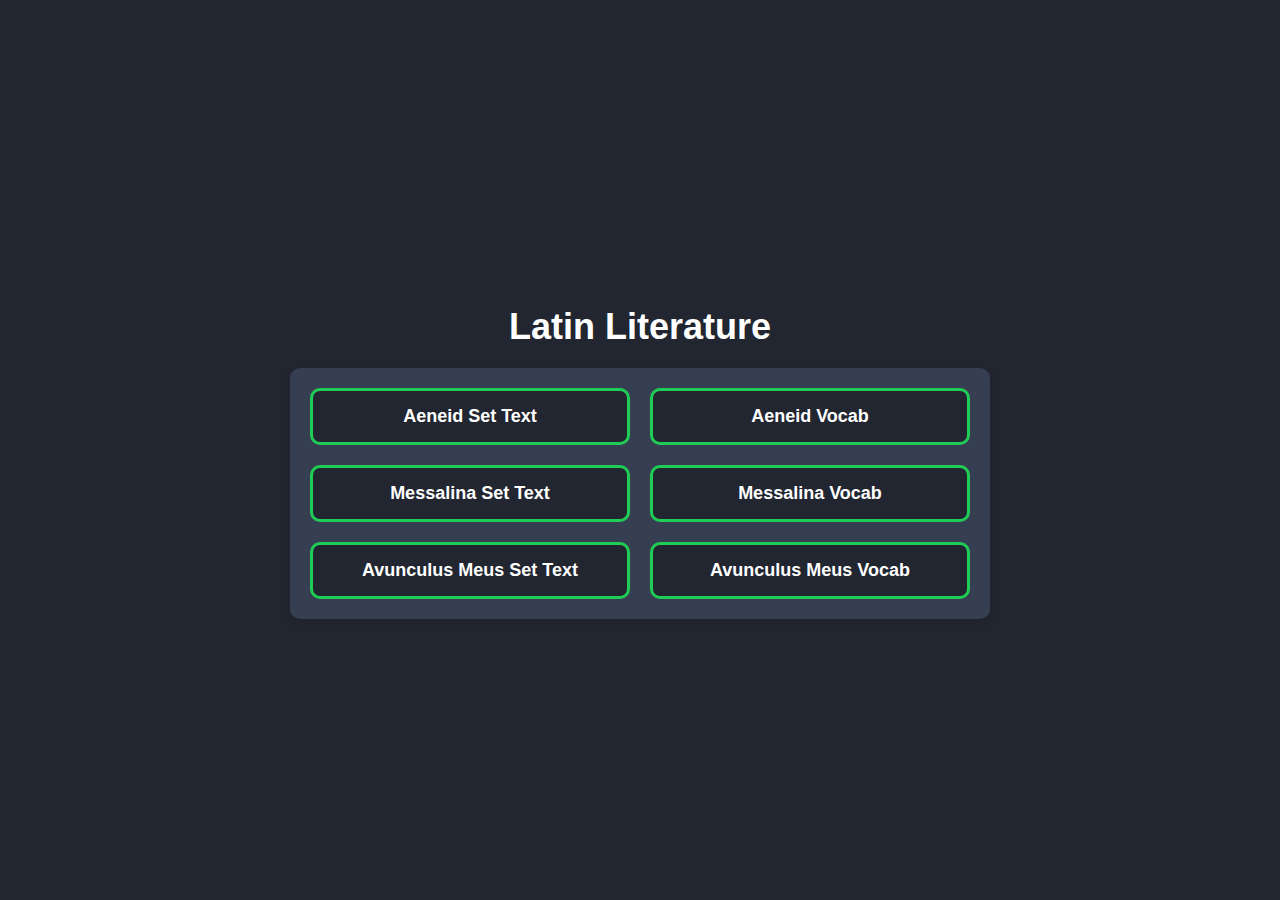
<file: index.html>
<!DOCTYPE html>
<html lang="en">
<head>
    <meta charset="UTF-8">
    <meta name="viewport" content="width=device-width, initial-scale=1.0">
    <meta http-equiv="X-UA-Compatible" content="IE=edge">
    <title>Literature</title>
    <link rel="stylesheet" href="style.css">
    <link rel="icon" type="image/jpg" href="favicon.svg">
</head>
<body>
    <div class="container">
        <header>
            <h1>Latin Literature</h1>
        </header>
        <div class="home-grid">
            <a href="aeneid.html" class="grid-item">Aeneid Set Text</a>
            <a href="avocab.html" class="grid-item">Aeneid Vocab</a>
            <a href="messalina.html" class="grid-item">Messalina Set Text</a>
            <a href="mvocab.html" class="grid-item">Messalina Vocab</a>
            <a href="pliny.html" class="grid-item">Avunculus Meus Set Text</a>
            <a href="pvocab.html" class="grid-item">Avunculus Meus Vocab</a>
        </div>
    </div>
</body>
</html>
</file>
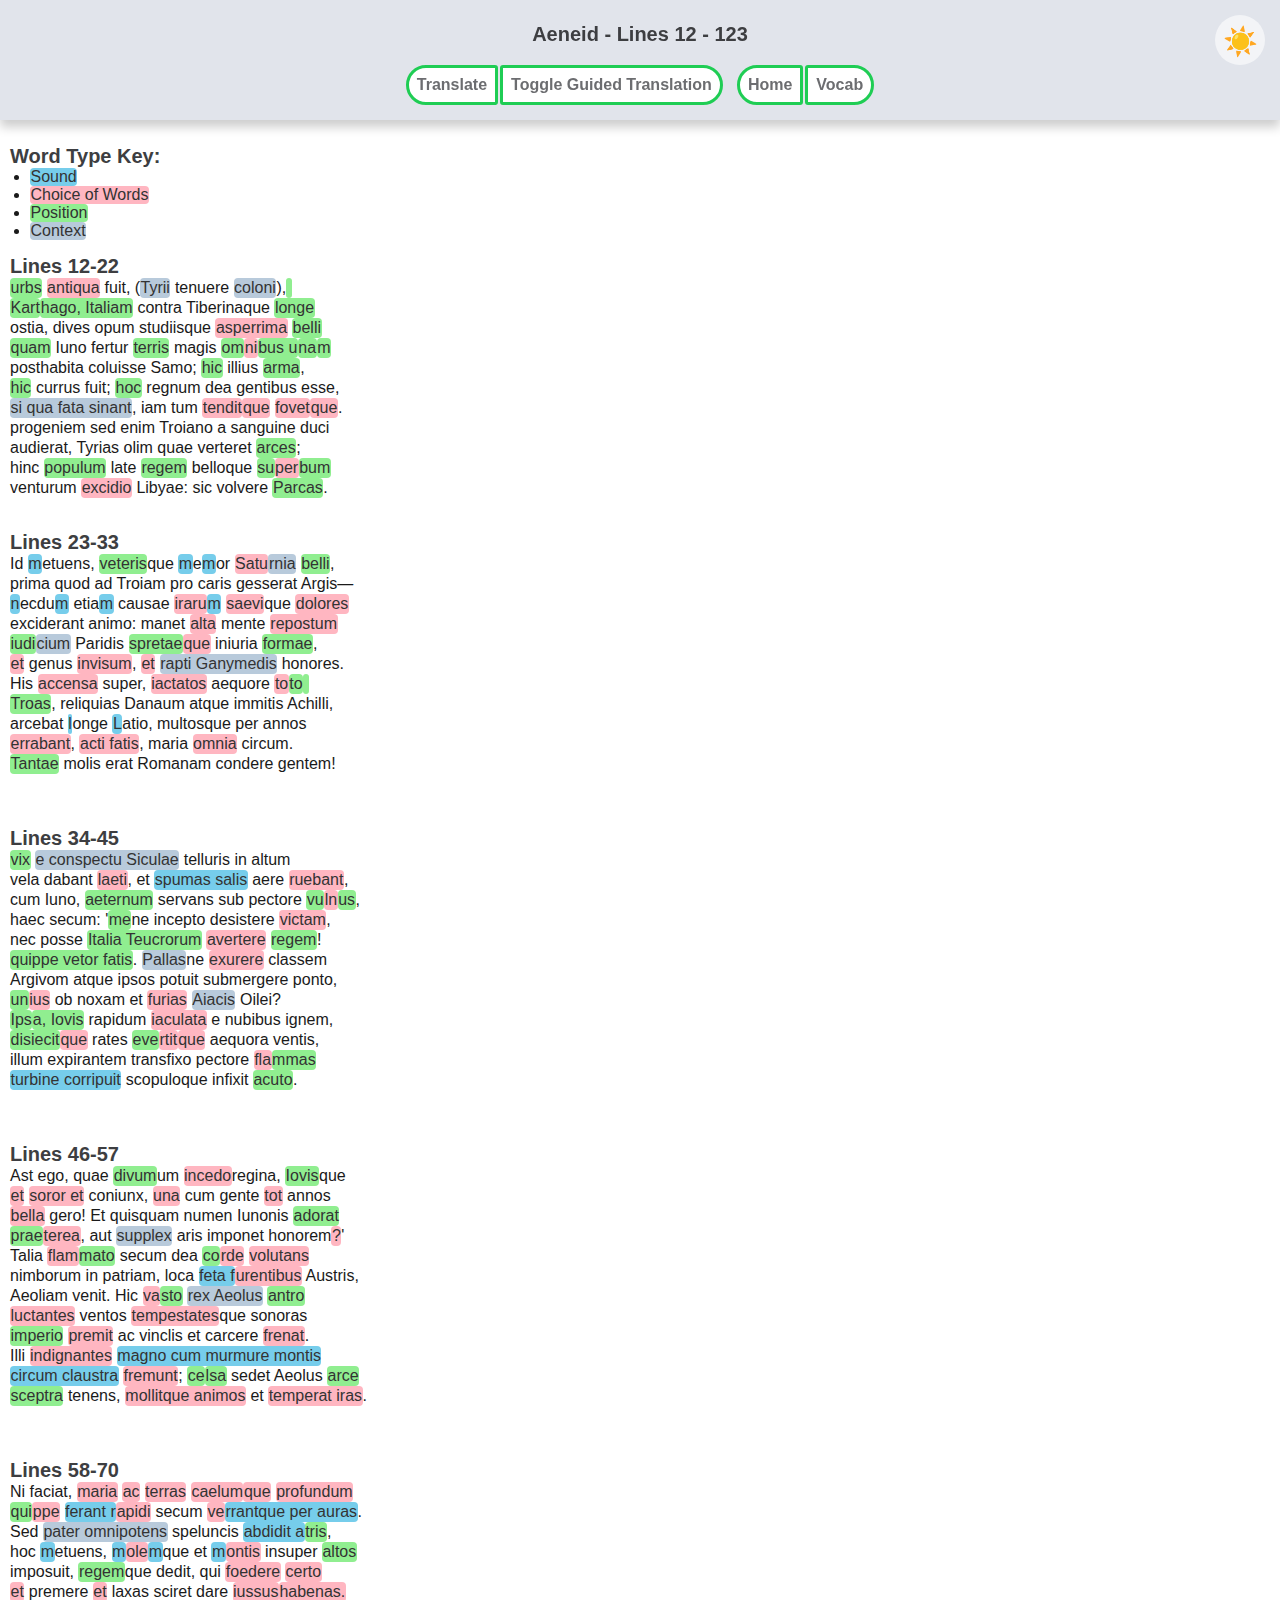
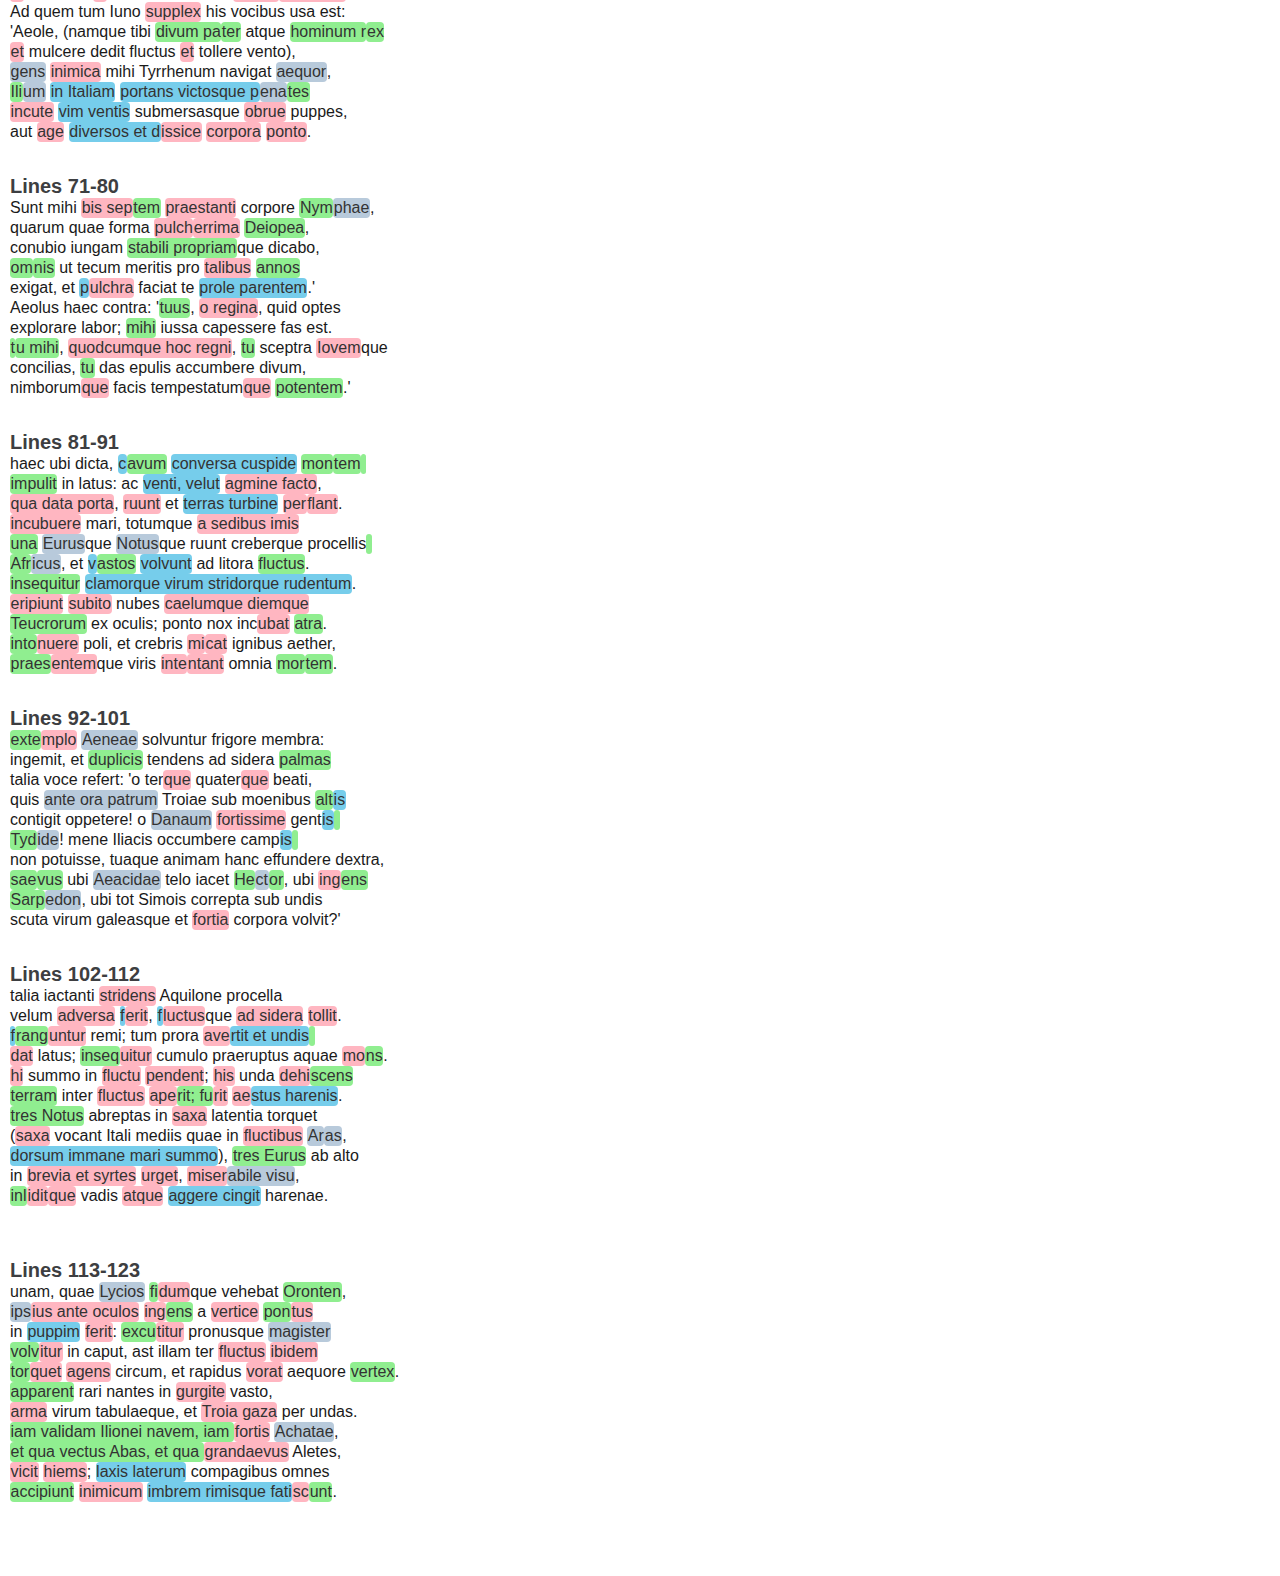
<file: aeneid.html>
<!DOCTYPE html>
<html lang="en">
<head>
    <meta charset="UTF-8">
    <meta name="viewport" content="width=device-width, initial-scale=1.0">
    <title>Aeneid</title>
    <link rel="stylesheet" href="aeneid.css">
    <script src="aeneid.js"></script>
    <link rel="icon" type="image/jpg" href="favicon.svg">
</head>
<body>
    <header>
        <h1>Aeneid - Lines 12 - 123</h1>
        <div class="pill-container">
            <button class="l-button" onclick="translateText()">Translate</button>
            <button class="r-button" onclick="toggleGuidedTranslation()">Toggle Guided Translation</button>
        </div>
        <div class="pill-container">
            <a class="l-button" href="index.html">Home</a>
            <a class="r-button" href="avocab.html">Vocab</a>
        </div>
        <button id="theme-toggle" onclick="toggleDarkMode()" aria-label="Toggle Theme">
            <span id="theme-icon" class="icon-sun"></span> <!-- Default to moon icon -->
        </button>
    </header>
  <div id="false-header">
    <h1>Aeneid - Lines 12 - 123</h1>
        <div class="pill-container">
            <button class="l-button">Translate</button>
            <button class="r-button">Toggle Guided Translation</button>
        </div>
        <div class="pill-container">
            <a class="l-button">Home</a>
            <a class="r-button">Vocab</a>
        </div>
  </div>
  
    <div id="content">
    <div id="key">
        <strong>Word Type Key:</strong><br>
        <ul>
            <li><span class="sound" title="refers to literary techniques involving how the words are pronounced">Sound</span><br></li>
            <li><span class="choice" title="refers to literary techniques involving what kinds of words are used">Choice of Words</span><br></li>
            <li><span class="position" title="refers to literary techniques involving where a word is placed">Position</span><br></li>
            <li><span class="context" title="gives explanations on characters and certain words">Context</span><br></li>
        </ul>
    </div>

    <div id="aeneid">
        <p id="latin1">
            <strong>Lines 12-22</strong><br>
            <span class="position" title="empharic positioning"><span class="translation-number">3</span>urbs</span> <span class="choice" title="important rich history"><span class="translation-number">2</span>antiqua</span> <span class="translation-number">1</span>fuit, (<span class="context" title="Carthage's inhabitants"><span class="translation-number">4</span>Tyrii</span> <span class="translation-number">6</span>tenuere <span class="context" title="Tyre"><span class="translation-number">5</span>coloni</span>),<span class="position" title="enjambment - emphasis on 'Karthago'"> </span><br>
            <span class="position" title="emphatic positioning"><span class="translation-number">7</span>Kart</span><span class="position" title="juxtaposition">hago, <span class="translation-number">9</span>Italiam</span> <span class="translation-number">8</span>contra <span class="translation-number">12</span>Tiberina<span class="translation-number">10</span>que <span class="position" title="emphatic positioning, scale of journey is more impressive"><span class="translation-number">13</span>longe</span></adverb><br>
            <span class="translation-number">11</span>ostia, <span class="translation-number">14</span>dives <span class="translation-number">15</span>opum <span class="translation-number">18</span>studiis<span class="translation-number">16</span>que <span class="choice" title="superlative"><span class="translation-number">17</span>asperrima</span> <span class="position" title="emphatic positioning"><span class="translation-number">19</span>belli</span><br>
            <span class="position" title="EWO with 'unam'"><span class="translation-number">20</span>quam</span> <span class="translation-number">22</span>Iuno <span class="translation-number">23</span>fertur <span class="position" title="EWO with 'omnibus'"><span class="translation-number">27</span>terris</span> <span class="translation-number">25</span>magis <span class="position" title="EWO with 'terris'"><span class="translation-number">26</span>om</span><span class="choice" title="strong CoW shows Carthage's importance">ni</span><span class="position" class="choice" title="juxtaposition">bus <span class="translation-number">21</span>u</span><span class="position" title="EWO with 'quam'">na</span><span class="position" title="emphatic positioning - makes 'magis' stand out">m</span><br>
            <span class="translation-number">29</span>posthabita <span class="translation-number">24</span>coluisse <span class="translation-number">28</span>Samo; <span class="position" title="1 anaphora + tricolon"><span class="translation-number">1</span>hic</span> <span class="translation-number">4</span>illius <span class="position" title="emphatic positioning"><span class="translation-number">3</span>arma</span>,<br>
            <span class="position" title="2 anaphora + tricolon"><span class="translation-number">5</span>hic</span> <span class="translation-number">6</span>currus <span class="translation-number">2</span>fuit; <span class="position" title="3 anaphora + tricolon"><span class="translation-number">8</span>hoc</span> <span class="translation-number">10</span>regnum <span class="translation-number">3</span>dea <span class="translation-number">11</span>gentibus <span class="translation-number">9</span>esse,<br>
            <span class="context" title="3 old women who control the futere - Clotho, Lachesis, Atrope"><span class="translation-number">12</span>si <span class="translation-number">15</span>qua <span class="translation-number">13</span>fata <span class="translation-number">14</span>sinant</span>, <span class="translation-number">1</span>iam <span class="translation-number">2</span>tum <span class="choice" title="tautology"><span class="translation-number">5</span>tendit</span><span class="choice" title="polysyndeton"><span class="translation-number">4</span>que</span> <span class="choice" title="tautology"><span class="translation-number">7</span>fovet</span><span class="choice" title="polysyndeton"><span class="translation-number">6</span>que</span>.<br>
            <span class="translation-number">4</span>progeniem <span class="translation-number">1</span>sed <span class="translation-number">2</span>enim <span class="translation-number">7</span>Troiano <span class="translation-number">6</span>a <span class="translation-number">8</span>sanguine <span class="translation-number">5</span>duci<br>
            <span class="translation-number">3</span>audierat, <span class="translation-number">11</span>Tyrias <span class="translation-number">13</span>olim <span class="translation-number">9</span>quae <span class="translation-number">10</span>verteret <span class="position" title="emphatic positioning"><span class="translation-number">12</span>arces</span>;<br>
            <span class="translation-number">1</span>hinc <span class="position" title="EWO with 'regem' and 'superbum'"><span class="translation-number">2</span>populum</span> <span class="translation-number">5</span>late <span class="position" title="EWO with 'populum' and 'superbum'"><span class="translation-number">4</span>regem</span> <span class="translation-number">8</span>bello<span class="translation-number">6</span>que <span class="position" title="EWO with 'populum' and 'regem'"><span class="translation-number">7</span>su</span><span class="choice" title="powerful CoW">per</span><span class="position" title="emphatic positioning">bum</span><br>
            <span class="translation-number">3</span>venturum <span class="choice" title="strong CoW"><span class="translation-number">9</span>excidio</span> <span class="translation-number">10</span>Libyae: <span class="translation-number">1</span>sic <span class="translation-number">3</span>volvere <span class="position" title="emphatic positioning"><span class="translation-number">2</span>Parcas</span>.
        </p>
        <p id="latin2">
            <strong>Lines 23-33</strong><br>
            <span class="translation-number">3</span>Id <span class="translation-number">2</span><span class="sound" title="m assonance is solemn/sad">m</span>etuens, <span class="position" title="EWO with 'belli' - strength of memories surrounding Juno"><span class="translation-number">6</span>veteris</span><span class="translation-number">4</span>que <span class="translation-number">5</span><span class="sound" title="m assonance is solemn/sad">m</span>e<span class="sound" title="m assonance is solemn/sad">m</span>or <span class="choice" title="Juno seems more important"><span class="translation-number">1</span>Satu</span><span class="context" title="Saturn = Cronos">rnia</span> <span class="position" title="EWO with 'veteris' - strength of memories surrounding Juno"><span class="translation-number">7</span>belli</span>,<br>
            <span class="translation-number">9</span>prima <span class="translation-number">8</span>quod <span class="translation-number">11</span>ad <span class="translation-number">12</span>Troiam <span class="translation-number">13</span>pro <span class="translation-number">14</span>caris <span class="translation-number">10</span>gesserat <span class="translation-number">15</span>Argis—<br>
            <span class="translation-number">7</span><span class="sound" title="m assonance is solemn/sad">n</span>ecdu<span class="sound" title="m assonance is solemn/sad">m</span> <span class="translation-number">1</span>etia<span class="sound" title="m assonance is solemn/sad">m</span> <span class="translation-number">2</span>causae <span class="choice" title="plural - many angers/pains"><span class="translation-number">3</span>iraru</span><span class="sound" title="m assonance is solemn/sad">m</span> <span class="choice" title="plural - many angers/pains"><span class="translation-number">5</span>saevi</span><span class="translation-number">4</span>que <span class="choice" title="plural - many angers/pains"><span class="translation-number">6</span>dolores</span><br>
            <span class="translation-number">8</span>exciderant <span class="translation-number">9</span>animo: <span class="translation-number">14</span>manet <span class="choice" title="longlasting, deep/intense hatred"><span class="translation-number">16</span>alta</span> <span class="translation-number">17</span>mente <span class="choice" title="metaphor"><span class="translation-number">15</span>repostum</span><br>
            <span class="position" title="emphatic positioning"><span class="translation-number">1</span>iudi</span><span class="context" title="Paris didn't choose her as the most beautiful goddess">cium</span> <span class="translation-number">2</span>Paridis <span class="position" title="EWO with 'formae'"><span class="translation-number">5</span>spretae</span><span class="translation-number">3</span><span class="choice" title="polysyndeton">que</span> <span class="translation-number">4</span>iniuria <span class="position" title="EWO with 'spretae'"><span class="translation-number">6</span>formae</span>,<br>
            <span class="choice" title="polysyndeton"><span class="translation-number">7</span>et</span> <span class="translation-number">9</span>genus <span class="choice" title="strong CoW"><span class="translation-number">8</span>invisum</span>, <span class="choice" title="polysyndeton"><span class="translation-number">10</span>et</span> <span class="context" title="one of Jupiter's affairs + a Trojan prince"><span class="translation-number">12</span>rapti <span class="translation-number">13</span>Ganymedis</span> <span class="translation-number">11</span>honores.<br>
            <span class="translation-number">2</span>His <span class="choice" title="metaphor of fire - anger, destruction, burning"><span class="translation-number">1</span>accensa</span> <span class="translation-number">3</span>super, <span class="choice" title="lack of control - danger"><span class="translation-number">6</span>iactatos</span> <span class="translation-number">8</span>aequore <span class="choice" title="hyperbole"><span class="translation-number">7</span>to</span><span class="position" title="emphatic positioning">to</span><span class="position" title="enjambment"> </span><br>
            <span class="position" title="emphatic positioning"><span class="translation-number">5</span>Troas</span>, <span class="translation-number">9</span>reliquias <span class="translation-number">10</span>Danaum <span class="translation-number">11</span>atque <span class="translation-number">12</span>immitis <span class="translation-number">13</span>Achilli,<br>
            <span class="translation-number">4</span>arcebat <span class="translation-number">14</span><span class="sound" title="alliteration - sympathy for Trojans">l</span>onge <span class="translation-number">15</span><span class="sound" title="alliteration - sympathy for Trojans">L</span>atio, <span class="translation-number">18</span>multos<span class="translation-number">16</span>que <span class="translation-number">17</span>per <span class="translation-number">19</span>annos<br>
            <span class="choice" title="no destination, no purpose"><span class="translation-number">20</span>errabant</span>, <span class="choice" title="not in control"><span class="translation-number">21</span>acti <span class="translation-number">22</span>fatis</span>, <span class="translation-number">25</span>maria <span class="choice" title="hyperbole"><span class="translation-number">24</span>omnia</span> <span class="translation-number">23</span>circum.<br>
            <span class="position" title="emphatic positioning"><span class="translation-number">2</span>Tantae</span> <span class="translation-number">3</span>molis <span class="translation-number">1</span>erat <span class="translation-number">5</span>Romanam <span class="translation-number">4</span>condere <span class="translation-number">6</span>gentem!
        </p>
        <p id="latin3">
            <strong>Lines 34-45</strong><br>
            <span class="position" title="emphatic positioning - sympathy for Trojans"><span class="translation-number">1</span>vix</span> <span class="context" title="only just left Sicily"><span class="translation-number">2</span>e <span class="translation-number">3</span>conspectu <span class="translation-number">5</span>Siculae</span> <span class="translation-number">4</span>telluris <span class="translation-number">8</span>in <span class="translation-number">9</span>altum<br>
            <span class="translation-number">6</span>vela dabant <span class="choice" title="nearly arrived - contrast with Juno and future suffering"><span class="translation-number">7</span>laeti</span>, <span class="translation-number">10</span>et <span class="sound" title="sibilance - showing sea from rushing"><span class="translation-number">12</span>spumas <span class="translation-number">13</span>salis</span> <span class="translation-number">14</span>aere <span class="choice" title="going very quickly because they are nearly there"><span class="translation-number">11</span>ruebant</span>,<br>
            <span class="translation-number">15</span>cum <span class="translation-number">16</span>Iuno, <span class="position" title="EWO with 'vulnus' - wound surrounds and overwhelms everything"><span class="translation-number">18</span>aeternum</span> <span class="translation-number">17</span>servans <span class="translation-number">20</span>sub <span class="translation-number">21</span>pectore <span class="position" title="EWO with 'aeternum' - wound surrounds and overwhelms everything"><span class="translation-number">19</span>vu</span><span class="choice" title="metaphor - her emotional pain seems worse">ln</span><span class="position" title="emphatic positioning">us</span>,<br>
            <span class="translation-number">22</span>haec <span class="translation-number">23</span>secum: '<span class="position" title="emphatic positioning - shows Juno's focus on herself"><span class="translation-number">2</span>me</span><span class="translation-number">1</span>ne <span class="translation-number">5</span>incepto <span class="translation-number">4</span>desistere <span class="choice" title="hyperbole"><span class="translation-number">3</span>victam</span>,<br>
            <span class="translation-number">6</span>nec <span class="translation-number">7</span>posse <span class="position" title="juxtaposition - closeness of Trojans to Italy shown"><span class="translation-number">11</span>Italia <span class="translation-number">10</span>Teucrorum</span> <span class="choice" title="polyptoton with 'evertit'"><span class="translation-number">8</span>avertere</span> <span class="position" title="emphatic positioning - focuses on Aeneas personally"><span class="translation-number">9</span>regem</span>!<br>
            <span class="position" title="short sentence - definite"><span class="translation-number">1</span>quippe <span class="translation-number">2</span>vetor <span class="translation-number">3</span>fatis</span>. <span class="context" title="Athena"><span class="translation-number">2</span>Pallas</span><span class="translation-number">1</span>ne <span class="choice" title="burn up - total destruction"><span class="translation-number">4</span>exurere</span> <span class="translation-number">5</span>classem<br>
            <span class="translation-number">6</span>Argivom <span class="translation-number">7</span>atque <span class="translation-number">9</span>ipsos <span class="translation-number">3</span>potuit <span class="translation-number">8</span>submergere <span class="translation-number">10</span>ponto,<br>
            <span class="position" title="emphatic positioning"><span class="translation-number">13</span>un</span><span class="choice" title="whole, given extra">ius</span> <span class="translation-number">11</span>ob <span class="translation-number">12</span>noxam <span class="translation-number">14</span>et <span class="choice" title="plural - makes crimes worse"><span class="translation-number">15</span>furias</span> <span class="context" title="Ajax"><span class="translation-number">16</span>Aiacis</span> <span class="translation-number">17</span>Oilei?<br>
            <span class="position" title="emphatic positioning"><span class="translation-number">1</span>Ips</span><span class="position" title="juxtaposition - Athena has Jupiter's permission">a, <span class="translation-number">5</span>Iovis</span> <span class="translation-number">3</span>rapidum <span class="choice" title="aggressive CoW"><span class="translation-number">2</span>iaculata</span> <span class="translation-number">6</span>e <span class="translation-number">7</span>nubibus <span class="translation-number">4</span>ignem,<br>
            <span class="position" title="position of verb emphasises actions' speed and decisiveness"><span class="translation-number">9</span>disiecit</span><span class="choice" title="polysyndeton - lots of different actions"><span class="translation-number">8</span>que</span> <span class="translation-number">10</span>rates <span class="position" title="position of verb emphasises actions' speed and decisiveness"><span class="translation-number">12</span>eve</span><span class="choice" title="polyptoton with 'avertere'">rtit</span><span class="choice" title="polysyndeton - lots of different actions"><span class="translation-number">11</span>que</span> <span class="translation-number">13</span>aequora <span class="translation-number">14</span>ventis,<br>
            <span class="translation-number">1</span>illum <span class="translation-number">2</span>expirantem <span class="translation-number">4</span>transfixo <span class="translation-number">5</span>pectore <span class="choice" title="dramatic CoW"><span class="translation-number">3</span>fla</span><span class="position" title="emphatic positioning">mmas</span><br>
            <span class="sound" title="harsh 'c', 'r', and 't' sounds"><span class="translation-number">11</span>turbine <span class="translation-number">6</span>corripuit</span> <span class="translation-number">11</span>scopulo<span class="translation-number">8</span>que <span class="translation-number">9</span>infixit <span class="position" title="emphatic positioning"><span class="translation-number">10</span>acuto</span>.
        </p>
        <p id="latin4">
            <strong>Lines 46-57</strong><br>
            <span class="translation-number">1</span>Ast <span class="translation-number">2</span>ego, <span class="translation-number">3</span>quae <span class="position" title="emphatic positioning adds to Juno's power"><span class="translation-number">6</span>divum</span>um</a> <span class="choice" title="CoW - grandeur"><span class="translation-number">4</span>incedo</span><span class="translation-number">5</span>regina, <span class="position" title="emphatic positioning - Jupiter at end gives him importance"><span class="translation-number">12</span>Iovis</span><span class="translation-number">7</span>que<br>
            <span class="choice" title="polysyndeton - lots of connections to Jupiter"><span class="translation-number">8</span>et</span> <span class="choice" title="polysyndeton - lots of connections to Jupiter"><span class="translation-number">9</span>soror <span class="translation-number">10</span>et</span> <span class="translation-number">11</span>coniunx, <span class="choice" title="contrast with 'tot'"><span class="translation-number">18</span>una</span> <span class="translation-number">17</span>cum <span class="translation-number">19</span>gente <span class="choice" title="contrast with 'una'"><span class="translation-number">15</span>tot</span> <span class="translation-number">16</span>annos<br>
            <span class="choice" title="plural - contrast with one race"><span class="translation-number">14</span>bella</span> <span class="translation-number">13</span>gero! <span class="translation-number">20</span>Et <span class="translation-number">21</span>quisquam <span class="translation-number">23</span>numen <span class="translation-number">24</span>Iunonis <span class="position" title="emphatic positioning"><span class="translation-number">22</span>adorat</span><br>
            <span class="position" title="emphatic positioning"><span class="translation-number">25</span>prae</span><span class="choice" title="looking for pity">terea</span>, <span class="translation-number">26</span>aut <span class="context" title="supplication - begging for help"><span class="translation-number">27</span>supplex</span> <span class="translation-number">30</span>aris <span class="translation-number">28</span>imponet <span class="translation-number">29</span>honorem<span class="choice" title="rhetorical question">?</span>'<br>
            <span class="translation-number">3</span>Talia <span class="choice" title="metaphor of fire imagery = destructive"><span class="translation-number">5</span>flam</span><span class="position" title="EWO with 'corde' - Juno is surrounded">mato</span> <span class="translation-number">4</span>secum <span class="translation-number">1</span>dea <span class="position" title="EWO with 'flammato' - Juno is surrounded"><span class="translation-number">6</span>co</span><span class="choice" title="this is important to her">rde</span> <span class="choice" title="turning over implies thinking for a long time - obsessive"><span class="translation-number">2</span>volutans</span><br>
            <span class="translation-number">10</span>nimborum <span class="translation-number">8</span>in <span class="translation-number">9</span>patriam, <span class="translation-number">12</span>loca <span class="sound" title="fricative"><span class="translation-number">13</span>feta <span class="translation-number">14</span>f</span><span class="choice" title="powerful CoW">urentibus</span> <span class="translation-number">15</span>Austris,<br>
            <span class="translation-number">11</span>Aeoliam <span class="translation-number">7</span>venit. <span class="translation-number">1</span>Hic <span class="choice" title="big cave because of many winds"><span class="translation-number">11</span>va</span><span class="position" title="EWO with 'antro' - Aeolus in command">sto</span> <span class="context" title="god/king of the winds"><span class="translation-number">2</span>rex <span class="translation-number">3</span>Aeolus</span> <span class="position" title="EWO with 'vasto' - Aeolus in command"><span class="translation-number">12</span>antro</span><br>
            <span class="choice" title="powerful CoW"><span class="translation-number">6</span>luctantes</span> <span class="translation-number">7</span>ventos <span class="choice" title="powerful CoW"><span class="translation-number">10</span>tempestates</span><span class="translation-number">8</span>que <span class="translation-number">9</span>sonoras<br>
            <span class="position" title="emphatic positioning"><span class="translation-number">4</span>imperio</span> <span class="choice" title="almost same meaning as 'frenat' - shows strength of actions"><span class="translation-number">5</span>premit</span> <span class="translation-number">13</span>ac <span class="translation-number">15</span>vinclis <span class="translation-number">16</span>et <span class="translation-number">17</span>carcere <span class="choice" title="almost same meaning as 'premit' - shows strength of actions"><span class="translation-number">14</span>frenat</span>.<br>
            <span class="translation-number">1</span>Illi <span class="choice" title="powerful CoW"><span class="translation-number">2</span>indignantes</span> <span class="sound" title="m assonance - grandeur and solemnity of mountains"><span class="translation-number">7</span>magno <span class="translation-number">6</span>cum <span class="translation-number">8</span>murmure <span class="translation-number">9</span>montis</span><br>
            <span class="sound" title="harsh 'c' sounds - showing effort of winds to get free"><span class="translation-number">4</span>circum <span class="translation-number">5</span>claustra</span> <span class="choice" title="powerful CoW"><span class="translation-number">3</span>fremunt</span>; <span class="position" title="emphatic positioning"><span class="translation-number">3</span>ce</span><span class="position" title="EWO with 'arce' - Aeolus is in command">lsa</span> <span class="translation-number">2</span>sedet <span class="translation-number">1</span>Aeolus <span class="position" title="EWO with 'celsa' - Aeolus is in command"><span class="translation-number">4</span>arce</span><br>
            <span class="position" title="emphatic positioning"><span class="translation-number">6</span>sceptra</span> <span class="translation-number">5</span>tenens, <span class="choice" title="same meaning as 'temperat iras' - powerful plural adds to this"><span class="translation-number">8</span>mollit<span class="translation-number">(7)</span>que <span class="translation-number">9</span>animos</span> <span class="translation-number">10</span>et <span class="choice" title="same meaning as 'mollitque animos' - powerful plural adds to this"><span class="translation-number">11</span>temperat <span class="translation-number">12</span>iras</span>.
        </p>
        <p id="latin5">
            <strong>Lines 58-70</strong><br>
            <span class="translation-number">1</span>Ni <span class="translation-number">2</span>faciat, <span class="choice" title="tricolon with 'terras' and  'caelum' crescens - totality of destruction"><span class="translation-number">7</span>maria</span> <span class="choice" title="polysyndeton - lots of things"><span class="translation-number">(8)</span>ac</span> <span class="choice" title="tricolon with 'maria' and  'caelum' crescens - totality of destruction"><span class="translation-number">9</span>terras</span> <span class="choice" title="tricolon with 'maria' and  'terras' crescens - totality of destruction"><span class="translation-number">12</span>caelum</span><span class="choice" title="polysyndeton - lots of things"><span class="translation-number">10</span>que</span> <span class="choice" title="scale of destruction"><span class="translation-number">11</span>profundum</span><br>
            <span class="position" title="emphatic positioning"><span class="translation-number">3</span>qui</span><span class="choice" title="destruction is certain">ppe</span> <span class="sound" title="r assonance - destructive power of winds"><span class="translation-number">4</span>ferant <span class="translation-number">5</span>r</span><span class="choice" title="speed">apidi</span> <span class="translation-number">6</span>secum <span class="translation-number">14</span><span class="choice" title="negative connotations - disregards power">ve</span><span class="sound" title="r assonace - destructive power of winds">rrant<span class="translation-number">13</span>que <span class="translation-number">15</span>per <span class="translation-number">16</span>auras</span>.<br>
            <span class="translation-number">1</span>Sed <span class="context" title="Jupiter"><span class="translation-number">3</span>pater <span class="translation-number">2</span>omnipotens</span> <span class="translation-number">8</span>speluncis <span class="sound" title="a assonance - calls attention to Jupiter's actions and power"><span class="translation-number">6</span>abdidit <span class="translation-number">7</span>a</span><span class="position" title="emphatic positioning - strength of containments">tris</span>,<br>
            <span class="translation-number">5</span>hoc <span class="translation-number">4</span><span class="sound" title="m assonance - solemn and grand tone highlights size of mountain">m</span>etuens, <span class="translation-number">1</span><span class="sound" title="m assonance - solemn and grand tone highlights size of mountain">m</span><span class="choice" title="handiadus with 'montis' - makes mountain seem more massive and impressive">ole</span><span class="sound" title="m assonance - solemn and grand tone highlights size of mountain">m</span><span class="translation-number">(9)</span>que <span class="translation-number">12</span>et <span class="translation-number">14</span><span class="sound" title="m assonance - solemn and grand tone highlights size of mountain">m</span><span class="choice" title="handiadus with 'molem' - makes mountain seem more massive and impressive">ontis</span> <span class="translation-number">15</span>insuper <span class="position" title="emphatic positioning - strength of containments"><span class="translation-number">13</span>altos</span><br>
            <span class="translation-number">10</span>imposuit, <span class="position" title="emphatic positioning"><span class="translation-number">18</span>regem</span><span class="translation-number">16</span>que <span class="translation-number">17</span>dedit, <span class="translation-number">19</span>qui <span class="choice" title="close to Jupiter as they have agreed together"><span class="translation-number">21</span>foedere</span> <span class="choice" title="contrast with winds - order as opposed to chaos"><span class="translation-number">20</span>certo</span><br>
            <span class="choice" title="polysyndeton"><span class="translation-number">23</span>et</span> <span class="translation-number">24</span>premere <span class="choice" title="polysyndeton"><span class="translation-number">25</span>et</span> <span class="translation-number">27</span>laxas <span class="translation-number">22</span>sciret <span class="translation-number">26</span>dare <span class="choice" title="order as opposed to chaos"><span class="translation-number">29</span>iussus</span><span class="choice" title="horses - fast but under control"><span class="translation-number">28</span>habenas.</span><br>
            <span class="translation-number">1</span>Ad <span class="translation-number">2</span>quem <span class="translation-number">3</span>tum <span class="translation-number">4</span>Iuno <span class="choice" title="puts Juno in a humble position - acknowledging Aeolus's power"><span class="translation-number">5</span>supplex</span> <span class="translation-number">7</span>his <span class="translation-number">8</span>vocibus <span class="translation-number">6</span>usa est:<br>
            '<span class="translation-number">1</span>Aeole, (<span class="translation-number">2</span>namque <span class="translation-number">3</span>tibi <span class="position" title="balanced phrasing with 'hominum rex'"><span class="translation-number">5</span>divum <span class="translation-number">4</span>pa</span><span class="position" title="emphatic positioning">ter</span> <span class="translation-number">6</span>atque <span class="position" title="balanced phrasing with 'divum pater'"><span class="translation-number">8</span>hominum <span class="translation-number">7</span>r</span><span class="position" title="emphatic positioning">ex</span><br>
            <span class="choice" title="polysyndeton emphasising Aeolus's power"><span class="translation-number">10</span>et</span> <span class="translation-number">11</span>mulcere <span class="translation-number">9</span>dedit <span class="translation-number">12</span>fluctus <span class="choice" title="polysyndeton emphasising Aeolus's power"><span class="translation-number">13</span>et</span> <span class="translation-number">14</span>tollere <span class="translation-number">15</span>vento),<br>
            <span class="context" title="Trojans"><span class="translation-number">16</span>gens</span> <span class="choice" title="hostile - portrays them as antagonists"><span class="translation-number">17</span>inimica</span> <span class="translation-number">18</span>mihi <span class="translation-number">20</span>Tyrrhenum <span class="translation-number">19</span>navigat <span class="context" title="close to Italy"><span class="translation-number">21</span>aequor</span>,<br>
            <span class="position" title="emphatic positioning closely links Troy and Italy - invasion"><span class="translation-number">23</span>Ili</span><span class="context" title="Troy">um</span> <span class="sound" title="i assonance emphasises link between Troy and Italy - invasion"><span class="translation-number">27</span>in <span class="translation-number">28</span>Italiam</span> <span class="sound" title="plosives - Juno's anger"><span class="translation-number">22</span>portans <span class="translation-number">25</span>victos<span class="translation-number">14</span>que <span class="translation-number">26</span>p</span><span class="context" title="if the household gods survive then Troy has survived">ena</span><span class="position" title="emphatic positioning">tes</span><br>
            <span class="choice" title="orders - control of Juno - decisiveness and hatred"><span class="translation-number">1</span>incute</span> <span class="sound" title="v alliteration"><span class="translation-number">2</span>vim <span class="translation-number">3</span>ventis</span> <span class="translation-number">6</span>submersas<span class="translation-number">4</span>que <span class="choice" title="sinking is not enough"><span class="translation-number">5</span>obrue</span> <span class="translation-number">7</span>puppes,<br>
            <span class="translation-number">8</span>aut <span class="choice" title="list with 'dissice' - breadth of anger"><span class="translation-number">9</span>age</span> <span class="sound" title="d assonance - chaos"><span class="translation-number">10</span>diversos <span class="translation-number">11</span>et <span class="translation-number">12</span>d</span><span class="choice" title="list with 'age' - breadth of anger">issice</span> <span class="choice" title="death CoW"><span class="translation-number">13</span>corpora</span> <span class="choice" title="murder and death + death of Troy"><span class="translation-number">14</span>ponto</span>.
        </p>
        <p id="latin6">
            <strong>Lines 71-80</strong><br>
            <span class="translation-number">1</span>Sunt <span class="translation-number">2</span>mihi <span class="choice" title="grandeur - number of nymphs"><span class="translation-number">3</span>bis <span class="translation-number">4</span>sep</span><span class="position" title="EWO with 'Nymphae' makes 'outstanding body' stand out">tem</span> <span class="choice" title="implies more beauty than others"><span class="translation-number">6</span>praestanti</span> <span class="translation-number">7</span>corpore <span class="position" title="EWO with 'septem' makes 'outstanding body' stand out"><span class="translation-number">5</span>Nym</span><span class="context" title="minor goddesses, associated with nature">phae</span>,<br>
            <span class="translation-number">8</span>quarum <span class="translation-number">9</span>quae <span class="translation-number">13</span>forma <span class="choice" title="polyptoton with 'pulchra'"><span class="translation-number">10</span>pulch</span><span class="choice" title="superlative">errima</span> <span class="position" title="emphatic positioning"><span class="translation-number">12</span>Deiopea</span>,<br>
            <span class="translation-number">15</span>conubio <span class="translation-number">13</span>iungam <span class="position" title="juxtaposition - enduring stability of marriage"><span class="translation-number">14</span>stabili <span class="translation-number">18</span>propriam</span><span class="translation-number">16</span>que <span class="translation-number">17</span>dicabo,<br>
            <span class="position" title="emphatic positioning"><span class="translation-number">23</span>om</span><span class="position" title="EWO with 'annos' - marriage will last forever">nis</span> <span class="translation-number">27</span>ut <span class="translation-number">26</span>tecum <span class="translation-number">22</span>meritis <span class="translation-number">20</span>pro <span class="choice" title="intensifier"><span class="translation-number">21</span>talibus</span> <span class="position" title="EWO with 'omnes' - marriage will last forever"><span class="translation-number">25</span>annos</span><br>
            <span class="translation-number">23</span>exigat, <span class="translation-number">27</span>et <span class="sound" title="plosives make argument more convincing"><span class="translation-number">31</span>p</span><span class="choice" title="polyptoton with 'pulcherrima'">ulchra</span> <span class="translation-number">28</span>faciat <span class="translation-number">29</span>te <span class="sound" title="plosives make argument more convincing"><span class="translation-number">32</span>prole <span class="translation-number">30</span>parentem</span>.'<br>
            <span class="translation-number">3</span>Aeolus <span class="translation-number">2</span>haec <span class="translation-number">1</span>contra: '<span class="position" title="same position as 'mihi' highlights contrast"><span class="translation-number">6</span>tuus</span>, <span class="choice" title="respectful"><span class="translation-number">1</span>o <span class="translation-number">2</span>regina</span>, <span class="translation-number">6</span>quid <span class="translation-number">7</span>optes<br>
            <span class="translation-number">5</span>explorare <span class="translation-number">4</span>labor; <span class="position" title="same position as 'tuus' highlights contrast"><span class="translation-number">1</span>mihi</span> <span class="translation-number">5</span>iussa <span class="translation-number">4</span>capessere <span class="translation-number">3</span>fas <span class="translation-number">2</span>est.<br>
            <span class="position" title="anaphora and tricolon of 'tu'"><span class="translation-number">1</span>t</span><span class="position" title="juxtaposition">u <span class="translation-number">3</span>mihi</span>, <span class="choice" title="dismissive - acknowledging Juno's power"><span class="translation-number">4</span>quodcumque <span class="translation-number">5</span>hoc <span class="translation-number">6</span>regni</span>, <span class="position" title="anaphora and tricolon of 'tu'"><span class="translation-number">(7)</span>tu</span> <span class="translation-number">8</span>sceptra <span class="choice" title="emphasises Jupiter's power"><span class="translation-number">10</span>Iovem</span><span class="translation-number">9</span>que<br>
            <span class="translation-number">2</span>concilias, <span class="position" title="anaphora and tricolon of 'tu'"><span class="translation-number">11</span>tu</span> <span class="translation-number">12</span>das <span class="translation-number">14</span>epulis <span class="translation-number">13</span>accumbere <span class="translation-number">15</span>divum,<br>
            <span class="translation-number">19</span>nimborum<span class="choice" title="polysyndeton"><span class="translation-number">16</span>que</span> <span class="translation-number">17</span>facis <span class="translation-number">21</span>tempestatum<span class="choice" title="polysyndeton"><span class="translation-number">20</span>que</span> <span class="position" title="emphatic positioning"><span class="translation-number">18</span>potentem</span>.'
        </p>
        <p id="latin7">
            <strong>Lines 81-91</strong><br>
            <span class="translation-number">2</span>haec <span class="translation-number">1</span>ubi <span class="translation-number">3</span>dicta, <span class="sound" title="c consonance - harsh - striking the mountain"><span class="translation-number">7</span>c</span><span class="position" title="EWO with 'montem' - mountain enclosing everything">avum</span> <span class="sound" title="c consonance - harsh - striking the mountain"><span class="translation-number">4</span>conversa <span class="translation-number">5</span>cuspide</span> <span class="position" title="EWO with 'cavum' - mountain enclosing everything"><span class="translation-number">8</span>mon</span><span class="position" title="emphatic positioning">tem</span><span class="position" title="enjambment"> </span><br>
            <span class="position" title="emphatic positioning"><span class="translation-number">6</span>impulit</span> <span class="translation-number">9</span>in <span class="translation-number">10</span>latus: <span class="translation-number">1</span>ac <span class="sound" title="v alliteration - rushing sounds of winds"><span class="translation-number">2</span>venti, <span class="translation-number">3</span>velut</span> <span class="choice" title="powerful, agressive, order as welll as chaos"><span class="translation-number">5</span>agmine <span class="translation-number">4</span>facto</span>,<br>
            <span class="choice" title="winds are everywhere, desperate to go free"><span class="translation-number">7</span>qua <span class="translation-number">9</span>data <span class="translation-number">8</span>porta</span>, <span class="choice" title="historic present - vivid"><span class="translation-number">6</span>ruunt</span> <span class="translation-number">10</span>et <span class="sound" title="harsh sounds for destruction"><span class="translation-number">12</span>terras <span class="translation-number">13</span>turbine</span> <span class="choice" title="'per' shows total destruction"><span class="translation-number">11</span>per</span><span class="choice" title="historic present - vivid">flant</span>.<br>
            <span class="choice" title="shortened verb form - more vivid"><span class="translation-number">1</span>incubuere</span> <span class="translation-number">2</span>mari, <span class="translation-number">13</span>totum<span class="translation-number">3</span>que <span class="choice" title="scale of destruction"><span class="translation-number">14</span>a <span class="translation-number">16</span>sedibus <span class="translation-number">13</span>imis</span><br>
            <span class="position" title="emphatic positioning"><span class="translation-number">7</span>una</span> <span class="context" title="east wind"><span class="translation-number">4</span>Eurus</span></span>que <span class="context" title="south wind"><span class="translation-number">6</span>Notus</span><span class="translation-number">5</span>que <span class="translation-number">12</span>ruunt <span class="translation-number">10</span>creber<span class="translation-number">8</span>que <span class="translation-number">11</span>procellis<span class="position" title="enjambment"> </span><br>
            <span class="position" title="emphatic positioning"><span class="translation-number">8</span>Afr</span><span class="context" title="south-west wind">icus</span>, <span class="translation-number">17</span>et <span class="sound" title="v alliteration - rushing sound of winds and waves"><span class="translation-number">19</span>v</span><span class="position" title="EWO with 'fluctus' - waves surrounding the land">astos</span> <span class="sound" title="v alliteration - rushing sound of winds and waves"><span class="translation-number">18</span>volvunt</span> <span class="translation-number">21</span>ad <span class="translation-number">22</span>litora <span class="position" title="EWO with 'vastos' - waves surrounding the land"><span class="translation-number">20</span>fluctus</span>.<br>
            <span class="position" title="verb at beginning of line is unusual - speed"><span class="translation-number">1</span>insequitur</span> <span class="sound" title="homoioteleuton"><span class="translation-number">3</span>clamor<span class="translation-number">2</span>que <span class="translation-number">4</span>virum <span class="translation-number">6</span>stridor<span class="translation-number">5</span>que <span class="translation-number">7</span>rudentum</span>.<br>
            <span class="choice" title="strong CoW"><span class="translation-number">3</span>eripiunt</span> <span class="choice" title="strong CoW"><span class="translation-number">1</span>subito</span> <span class="translation-number">2</span>nubes <span class="choice" title="strong CoWs and polysyndeton - extreme"><span class="translation-number">5</span>caelum<span class="translation-number">4</span>que <span class="translation-number">7</span>diem<span class="translation-number">6</span>que</span><br>
            <span class="position" title="emphatic positioning"><span class="translation-number">10</span>Teucrorum</span> <span class="translation-number">8</span>ex <span class="translation-number">9</span>oculis; <span class="translation-number">2</span>ponto <span class="translation-number">4</span>nox <span class="translation-number">3</span>inc<span class="choice" title="historic present">ubat</span> <span class="position" title="emphatic positioning"><span class="translation-number">1</span>atra</span>.<br>
            <span class="position" title="emphatic positioning"><span class="translation-number">2</span>into</span><span class="choice" title="powerful CoW">nuere</span> <span class="translation-number">1</span>poli, </span>et <span class="translation-number">5</span>crebris <span class="choice" title="powerful CoW"><span class="translation-number">4</span>mi</span><span class="choice" title="historic present">cat</span> <span class="translation-number">6</span>ignibus <span class="translation-number">3</span>aether,<br>
            <span class="position" title="emphatic positioning and EWO with 'mortem'"><span class="translation-number">10</span>praes</span><span class="choice" title="powerful CoW">entem</span><span class="translation-number">7</span>que <span class="translation-number">12</span>viris <span class="choice" title="powerful CoW"><span class="translation-number">9</span>inte</span><span class="choice" title="historic present">ntant</span> <span class="translation-number">8</span>omnia <span class="position" title="EWO with 'praesentem'"><span class="translation-number">11</span>mor</span><span class="position" title="emphatic positioning">tem</span>.
        </p>
        <p id="latin8">
            <strong>Lines 92-101</strong><br>
            <span class="position" title="emphatic positioning"><span class="translation-number">1</span>exte</span><span class="choice" title="powerful CoW">mplo</span> <span class="context" title="suspense - Aeneas hasn't been mentioned yet"><span class="translation-number">3</span>Aeneae</span> <span class="translation-number">4</span>solvuntur <span class="translation-number">5</span>frigore <span class="translation-number">2</span>membra:<br>
            <span class="translation-number">1</span>ingemit, <span class="translation-number">2</span>et <span class="position" title="EWO with 'palmas' - emphasis on both words"><span class="translation-number">4</span>duplicis</span> <span class="translation-number">3</span>tendens <span class="translation-number">6</span>ad <span class="translation-number">7</span>sidera <span class="position" title="EWO with 'duplices' - emphasis on both words"><span class="translation-number">5</span>palmas</span><br>
            <span class="translation-number">9</span>talia <span class="translation-number">10</span>voce <span class="translation-number">8</span>refert: '<span class="translation-number">1</span>o <span class="translation-number">2</span>ter<span class="choice" title="polysyndeton">que</span> <span class="translation-number">4</span>quater<span class="choice" title="polysyndeton"><span class="translation-number">3</span>que</span> <span class="translation-number">5</span>beati,<br>
            <span class="translation-number">6</span>quis <span class="context" title="saying they are blessed - extreme difficulty of situation"><span class="translation-number">9</span>ante <span class="translation-number">10</span>ora <span class="translation-number">11</span>patrum</span> <span class="translation-number">15</span>Troiae <span class="translation-number">12</span>sub <span class="translation-number">14</span>moenibus <span class="position" title="emphatic positioning - reminder of terrible fate of Troy"><span class="translation-number">13</span>alt</span><span class="sound" title="rhyme">is</span><br>
            <span class="translation-number">7</span>contigit <span class="translation-number">8</span>oppetere! <span class="translation-number">1</span>o <span class="context" title="greeks"><span class="translation-number">5</span>Danaum</span> <span class="choice" title="superlative + polyptoton with 'fortia'"><span class="translation-number">3</span>fortissime</span> <span class="translation-number">4</span>gent<span class="sound" title="rhyme">is</span><span class="position" title="enjambment"> </span><br>
            <span class="position" title="emphatic positioning"><span class="translation-number">2</span>Tyd</span><span class="context" title="Diomedes, son of Tydeus">ide</span>! <span class="translation-number">2</span>me<span class="translation-number">1</span>ne <span class="translation-number">6</span>Iliacis <span class="translation-number">5</span>occumbere <span class="translation-number">7</span>camp<span class="sound" title="rhyme">is</span><span class="position" title="enjambment"> </span><br>
            <span class="translation-number">3</span>non <span class="translation-number">4</span>potuisse, <span class="translation-number">12</span>tua<span class="translation-number">8</span>que <span class="translation-number">11</span>animam <span class="translation-number">10</span>hanc <span class="translation-number">9</span>effundere <span class="translation-number">13</span>dextra,<br>
            <span class="position" title="emphatic positioning"><span class="translation-number">15</span>sae</span><span class="position" title="EWO with 'Hector'">vus</span> <span class="translation-number">14</span>ubi <span class="context" title="Achilles"><span class="translation-number">19</span>Aeacidae</span> <span class="translation-number">18</span>telo <span class="translation-number">17</span>iacet <span class="position" title="EWO with 'saevus'"><span class="translation-number">16</span>He</span><span class="context" title="brother of Paris (Tiger)">ct</span><span class="position" title="delay">or</span>, <span class="translation-number">20</span>ubi <span class="choice" title="powerful CoW"><span class="translation-number">21</span>ing</span><span class="position" title="emphatic positionoing">ens</span><br>
            <span class="position" title="emphatic positioning"><span class="translation-number">22</span>Sarp</span><span class="context" title="Trojan ally killed by Achilles">edon</span>, <span class="translation-number">23</span>ubi <span class="translation-number">26</span>tot <span class="translation-number">24</span>Simois <span class="translation-number">25</span>correpta <span class="translation-number">34</span>sub <span class="translation-number">35</span>undis<br>
            <span class="translation-number">27</span>scuta <span class="translation-number">28</span>virum <span class="translation-number">30</span>galeas</span>que <span class="translation-number">31</span>et <span class="choice" title="polyptoton"><span class="translation-number">32</span>fortia</span> <span class="translation-number">33</span>corpora <span class="translation-number">29</span>volvit?'
        </p>
        <p id="latin9">
            <strong>Lines 102-112</strong><br>
            <span class="translation-number">2</span>talia <span class="translation-number">1</span>iactanti <span class="choice" title="CoW - speed"><span class="translation-number">4</span>stridens</span> <span class="translation-number">5</span>Aquilone <span class="translation-number">3</span>procella<br>
            <span class="translation-number">7</span>velum <span class="choice" title="CoW - very difficult for sailing"><span class="translation-number">8</span>adversa</span> <span class="sound" title="fricatives add anger"><span class="translation-number">6</span>f</span><span class="choice" title="historic present - vivid and engaging">erit</span>, <span class="sound" title="fricatives add anger"><span class="translation-number">11</span>f</span><span class="choice" title="polyptoton - number of waves emphasised">luctus</span><span class="translation-number">9</span>que <span class="choice" title="hyperbole"><span class="translation-number">12</span>ad <span class="translation-number">13</span>sidera</span> <span class="choice" title="historic present - vivid and angaging"><span class="translation-number">10</span>tollit</span>.<br>
            <span class="sound" title="fricatives add anger"><span class="translation-number">2</span>f</span><span class="position" title="emphatic positioning">rang</span><span class="choice" title="CoW - power of wave">untur</span> <span class="translation-number">1</span>remi; <span class="translation-number">3</span>tum <span class="translation-number">4</span>prora <span class="choice" title="historic present - vivid and engaging"><span class="translation-number">5</span>ave</span><span class="sound" title="d + t alliteration - harsh sounds">rtit <span class="translation-number">6</span>et <span class="translation-number">9</span>undis</span><span class="position" title="enjambment"> </span><br>
            <span class="choice" title="historic present - vivid and engaging"><span class="translation-number">7</span>dat</span> <span class="translation-number">8</span>latus; <span class="position" title="promoted"><span class="translation-number">13</span>inseq</span><span class="choice" title="historic present - vivid and engaging">uitur</span> <span class="translation-number">14</span>cumulo <span class="translation-number">10</span>praeruptus <span class="translation-number">12</span>aquae <span class="choice" title="metaphor - scale and size of wave"><span class="translation-number">11</span>mo</span><span class="position" title="delayed emphatic positioning">ns</span>.<br>
            <span class="choice" title="polyptoton and anaphora - chaos and sudden scattering"><span class="translation-number">1</span>hi</span> <span class="translation-number">4</span>summo <span class="translation-number">3</span>in <span class="choice" title="polyptoton - number of waves emphasised"><span class="translation-number">5</span>fluctu</span> <span class="choice" title="historic present - vivid and engaging"><span class="translation-number">2</span>pendent</span>; <span class="choice" title="polyptoton and anaphora - chaos and sudden scattering"><span class="translation-number">1</span>his</span> <span class="translation-number">3</span>unda <span class="choice" title="still building power"><span class="translation-number">2</span>dehi</span><span class="position" title="emphatic positioning">scens</span><br>
            <span class="position" title="emphatic positioning"><span class="translation-number">5</span>terram</span> <span class="translation-number">6</span>inter <span class="choice" title="polyptoton - number of waves emphasised"><span class="translation-number">7</span>fluctus</span> <span class="choice" title="historic present"><span class="translation-number">4</span>ape</span><span class="position" title="juxtaposition - speed">rit; <span class="translation-number">9</span>fu</span><span class="choice" title="personification">rit</span> <span class="choice" title="angry CoW"><span class="translation-number">8</span>ae</span><span class="sound" title="sibilance">stus <span class="translation-number">10</span>harenis</span>.<br>
            <span class="position" title="anaphora with 'tres Eurus' - different groups scattered"><span class="translation-number">3</span>tres <span class="translation-number">1</span>Notus</span> <span class="translation-number">2</span>abreptas <span class="translation-number">5</span>in <span class="choice" title="repetition - importance/size/power of rocks"><span class="translation-number">7</span>saxa</span> <span class="translation-number">6</span>latentia <span class="translation-number">4</span>torquet<br>
            (<span class="choice" title="repetition - importance/size/power of rocks"><span class="translation-number">8</span>saxa</span> <span class="translation-number">14</span>vocant <span class="translation-number">13</span>Itali <span class="translation-number">10</span>mediis <span class="translation-number">12</span>quae <span class="translation-number">9</span>in <span class="choice" title="polyptoton - number of waves emphasised"><span class="translation-number">11</span>fluctibus</span> <span class="context" title="reference for Roman/Italian readers"><span class="translation-number">15</span>Ar</span><span class="context" title="reminder of Gods; implies they are being sacrificed">as</span>,<br>
            <span class="sound" title="m assonance"><span class="translation-number">17</span>dorsum <span class="translation-number">16</span>immane <span class="translation-number">19</span>mari <span class="translation-number">18</span>summo</span>), <span class="position" title="anaphora with 'tres Notus' - different groups scattered"><span class="translation-number">20</span>tres <span class="translation-number">21</span>Eurus</span> <span class="translation-number">23</span>ab <span class="translation-number">24</span>alto<br>
            <span class="translation-number">25</span>in <span class="choice" title="tautology"><span class="translation-number">26</span>brevia <span class="translation-number">27</span>et <span class="translation-number">28</span>syrtes</span> <span class="choice" title="forgetful CoW"><span class="translation-number">22</span>urget</span>, <span class="choice" title="suffering CoW"><span class="translation-number">29</span>miser</span><span class="context" title="comment from narrator">abile <span class="translation-number">30</span>visu</span>,<br>
            <span class="position" title="emphatic positioning"><span class="translation-number">31</span>inl</span><span class="choice" title="powerful CoW">idit</span><span class="choice" title="polysyndeton">que</span> <span class="translation-number">32</span>vadis <span class="choice" title="polysyndeton"><span class="translation-number">33</span>atque</span> <span class="sound" title="military terms - ordered violent"><span class="translation-number">35</span>aggere <span class="translation-number">24</span>cingit</span> <span class="translation-number">36</span>harenae.
        </p>
        <p id="latin10">
            <strong>Lines 113-123</strong><br>
            <span class="translation-number">6</span>unam, <span class="translation-number">9</span>quae <span class="context" title="Trojan allies"><span class="translation-number">11</span>Lycios</span> <span class="position" title="both 'fidum' and 'Oronten' are in important positions"><span class="translation-number">13</span>fi</span><span class="choice" title="sympathetic CoW">dum</span><span class="translation-number">12</span>que <span class="translation-number">10</span>vehebat <span class="position" title="both 'fidum and 'Oronten are in important positions"><span class="translation-number">14</span>Oronten</span>,<br>
            <span class="context" title="Aeneas"><span class="translation-number">17</span>ips</span><span class="choice" title="pity for Aeneas seeing this">ius <span class="translation-number">15</span>ante <span class="translation-number">16</span>oculos</span> <span class="choice" title="strong CoW"><span class="translation-number">1</span>ing</span><span class="position" title="EWO with 'pontus'">ens</span> <span class="translation-number">3</span>a <span class="choice" title="powerful CoW"><span class="translation-number">4</span>vertice</span> <span class="position" title="EWO with 'ingens'"><span class="translation-number">2</span>pon</span><span class="choice" title="passive verbs give sense of helplessness">tus</span><br>
            <span class="translation-number">7</span>in <span class="sound" title="p consonance"><span class="translation-number">8</span>puppim</span> <span class="choice" title="violent CoW"><span class="translation-number">5</span>ferit</span>: <span class="position" title="emphatic positioning"><span class="translation-number">2</span>excu</span><span class="choice" title="passive verbs give sense of helplessness">titur</span> <span class="translation-number">4</span>pronus<span class="translation-number">3</span>que <span class="context" title="helmsman - steers the ship"><span class="translation-number">1</span>magister</span><br>
            <span class="position" title="verb is promoted to start -speed"><span class="translation-number">5</span>volv</span><span class="choice" title="passive verbs give sense of helplessness">itur</span> <span class="translation-number">6</span>in <span class="translation-number">7</span>caput, <span class="translation-number">8</span>ast <span class="translation-number">9</span>illam <span class="translation-number">12</span>ter <span class="choice" title="passive verbs give sense of helplessness"><span class="translation-number">10</span>fluctus</span> <span class="choice" title="power is concentrated in one spot"><span class="translation-number">13</span>ibidem</span><br>
            <span class="position" title="emphatic positioning"><span class="translation-number">17</span>tor</span><span class="choice" title="aggressive CoW">quet</span> <span class="choice" title="controlling"><span class="translation-number">15</span>agens</span> <span class="translation-number">15</span>circum, <span class="translation-number">16</span>et <span class="translation-number">17</span>rapidus <span class="choice" title="destructive CoW"><span class="translation-number">19</span>vorat</span> <span class="translation-number">20</span>aequore <span class="position" title="emphatic positioning"><span class="translation-number">18</span>vertex</span>.<br>
            <span class="position" title="emphatic positioning"><span class="translation-number">2</span>apparent</span> <span class="translation-number">1</span>rari <span class="translation-number">3</span>nantes <span class="translation-number">4</span>in <span class="choice" title="passive verbs give sense of helplessness"><span class="translation-number">6</span>gurgite</span> <span class="translation-number">5</span>vasto,<br>
            <span class="choice" title="weapons are useful but getting swept away"><span class="translation-number">7</span>arma</span> <span class="translation-number">8</span>virum <span class="translation-number">9</span>tabulaeque, <span class="translation-number">10</span>et <span class="choice" title="has come from their homeland"><span class="translation-number">11</span>Troia <span class="translation-number">12</span>gaza</span> <span class="translation-number">13</span>per <span class="translation-number">14</span>undas.<br>
            <span class="position" title="list shows how many people killed, extends description"><span class="translation-number">1</span>iam <span class="translation-number">4</span>validam <span class="translation-number">6</span>Ilionei <span class="translation-number">5</span>navem, <span class="translation-number">7</span>iam </span><span class="choice" title="sympathy - strength isn't saving them"><span class="translation-number">8</span>fortis</span> <span class="context" title="close friend of Aeneas"><span class="translation-number">9</span>Achatae</span>,<br>
            <span class="position" title="list shows how many people killed, extends description"><span class="translation-number">10</span>et <span class="translation-number">11</span>qua <span class="translation-number">13</span>vectus <span class="translation-number">12</span>Abas, <span class="translation-number">14</span>et <span class="translation-number">15</span>qua </span><span class="choice" title="sympathy + grandeur"><span class="translation-number">17</span>grandaevus</span> <span class="translation-number">16</span>Aletes,<br>
            <span class="choice" title="perfect tense - finally storm has won"><span class="translation-number">3</span>vicit</span> <span class="choice" title="variatio of winter storm - more powerful"><span class="translation-number">2</span>hiems</span>; <span class="sound" title="l alliteration"><span class="translation-number">3</span>laxis <span class="translation-number">2</span>laterum</span> <span class="translation-number">1</span>compagibus <span class="translation-number">4</span>omnes<br>
            <span class="position" title="emphatic positioning"><span class="translation-number">5</span>accipiunt</span> <span class="choice" title="hostile - personified"><span class="translation-number">6</span>inimicum</span> <span class="sound" title="assonance - calls attention to desperate situation"><span class="translation-number">7</span>imbrem <span class="translation-number">10</span>rimis<span class="translation-number">8</span>que <span class="translation-number">9</span>fati</span><span class="choice" title="powerful CoW">sc</span><span class="position" title="emphatic positioning">unt</span>.
        </p>
    </div>

</body>
</html>
</file>
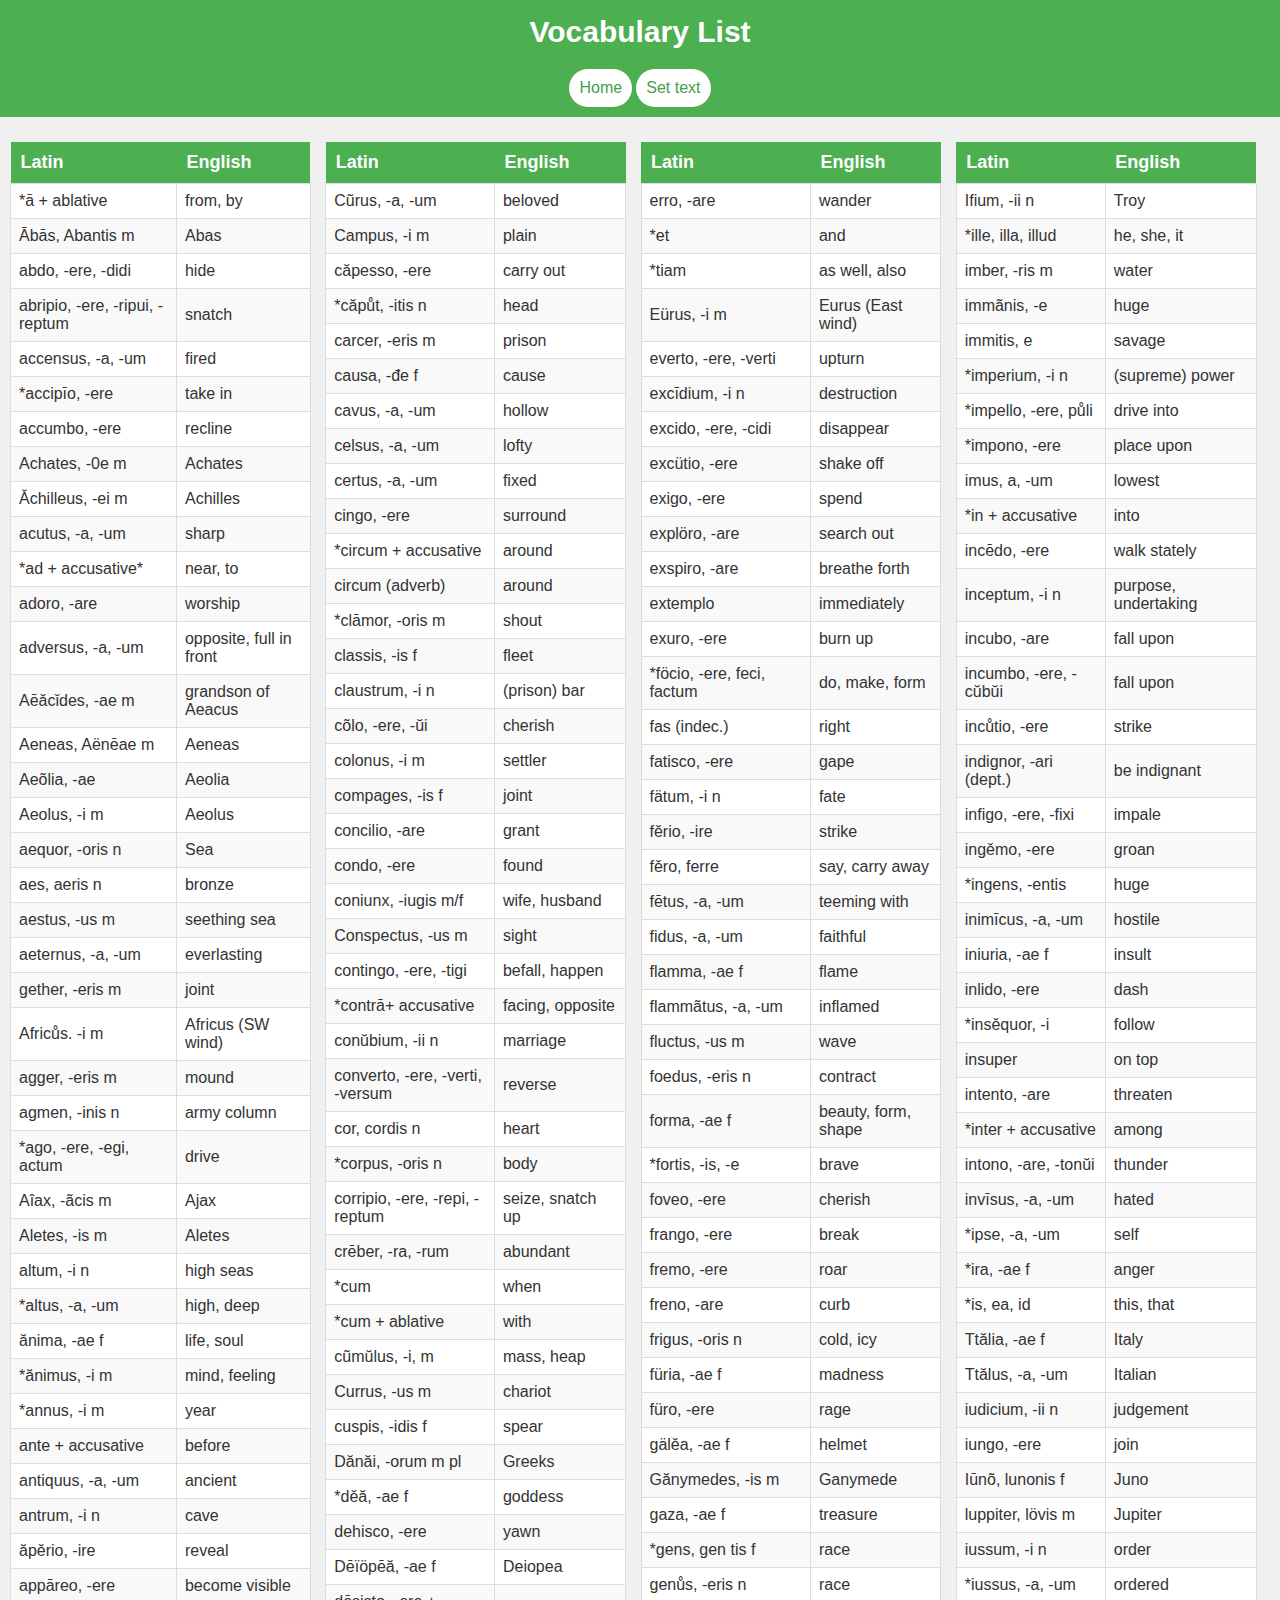
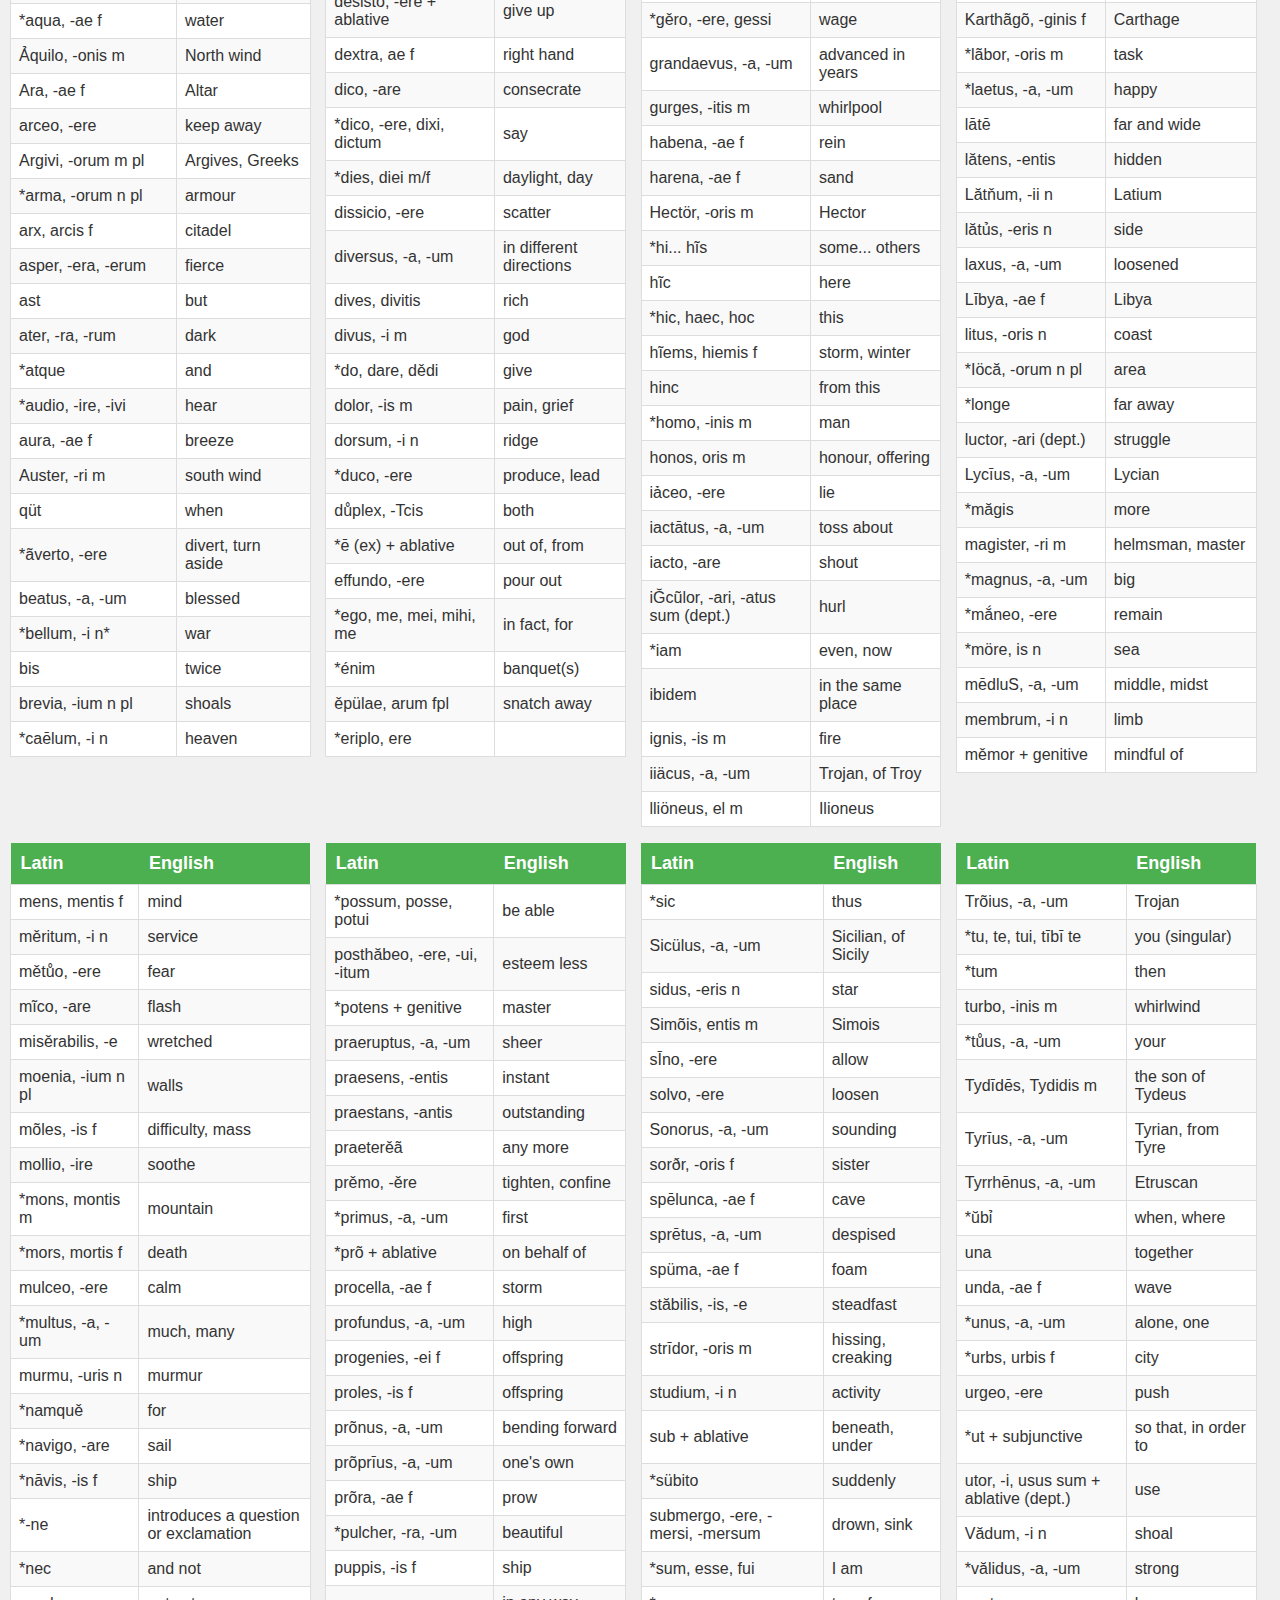
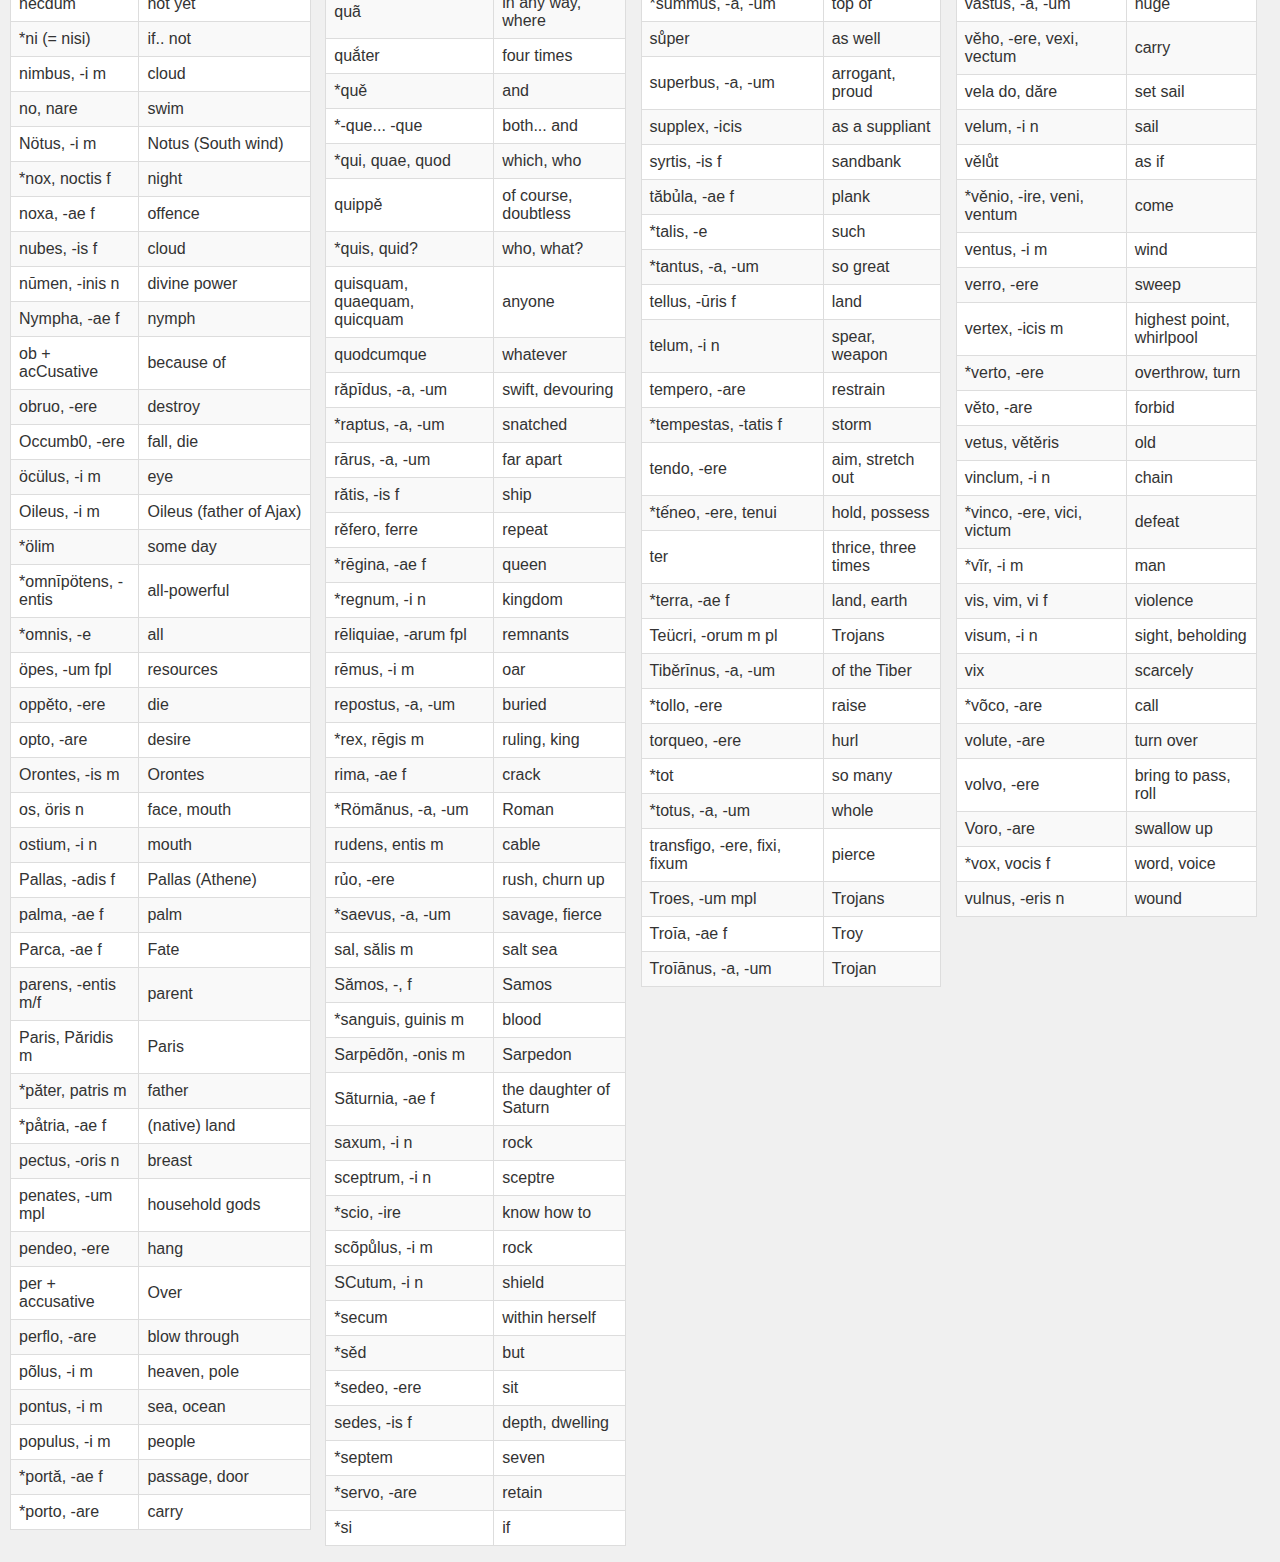
<file: avocab.html>
<!DOCTYPE html>
<html lang="en">
<head>
    <meta charset="UTF-8">
    <meta name="viewport" content="width=device-width, initial-scale=1.0">
    <title>Vocabulary Table</title>
    <link rel="stylesheet" href="vocab.css">
    <link rel="icon" type="image/jpg" href="favicon.svg">
</head>
<body>
    <header>
        <h1>Vocabulary List</h1>
        <a href="index.html">Home</a>
        <a href="aeneid.html">Set text</a>
    </header>
    <br><br><br><br><br><br><br>
    <p>
    <table>
        <thead><tr><th>Latin</th><th>English</th></tr></thead>
        <tr>
            <td>*ā + ablative</td><td>from, by</td>
        </tr>
        <tr>
            <td>Ābās, Abantis m</td><td>Abas</td>
        </tr>
        <tr>
            <td>abdo, -ere, -didi</td><td>hide</td>
        </tr>
        <tr>
            <td>abripio, -ere, -ripui, -reptum</td><td>snatch</td>
        </tr>
        <tr>
            <td>accensus, -a, -um</td><td>fired</td>
        </tr>
        <tr>
            <td>*accipīo, -ere</td><td>take in</td>
        </tr>
        <tr>
            <td>accumbo, -ere</td><td>recline</td>
        </tr>
        <tr>
            <td>Achates, -0e m</td><td>Achates</td>
        </tr>
        <tr>
            <td>Ǎchilleus, -ei m</td><td>Achilles</td>
        </tr>
        <tr>
            <td>acutus, -a, -um</td><td>sharp</td>
        </tr>
        <tr>
            <td>*ad + accusative*</td><td>near, to</td>
        </tr>
        <tr>
            <td>adoro, -are</td><td>worship</td>
        </tr>
        <tr>
            <td>adversus, -a, -um</td><td>opposite, full in front</td>
        </tr>
        <tr>
            <td>Aēǎcǐdes, -ae m</td><td>grandson of Aeacus</td>
        </tr>
        <tr>
            <td>Aeneas, Aënēae m</td><td>Aeneas</td>
        </tr>
        <tr>
            <td>Aeõlia, -ae</td><td>Aeolia</td>
        </tr>
        <tr>
            <td>Aeolus, -i m</td><td>Aeolus</td>
        </tr>
        <tr>
            <td>aequor, -oris n</td><td>Sea</td>
        </tr>
        <tr>
            <td>aes, aeris n</td><td>bronze</td>
        </tr>
        <tr>
            <td>aestus, -us m</td><td>seething sea</td>
        </tr>
        <tr>
            <td>aeternus, -a, -um</td><td>everlasting</td>
        </tr>
        <tr>
            <td>gether, -eris m</td><td>joint</td>
        </tr>
        <tr>
            <td>Africůs. -i m</td><td>Africus (SW wind)</td>
        </tr>
        <tr>
            <td>agger, -eris m</td><td>mound</td>
        </tr>
        <tr>
            <td>agmen, -inis n</td><td>army column</td>
        </tr>
        <tr>
            <td>*ago, -ere, -egi, actum</td><td>drive</td>
        </tr>
        <tr>
            <td>Aîax, -ãcis m</td><td>Ajax</td>
        </tr>
        <tr>
            <td>Aletes, -is m</td><td>Aletes</td>
        </tr>
        <tr>
            <td>altum, -i n</td><td>high seas</td>
        </tr>
        <tr>
            <td>*altus, -a, -um</td><td>high, deep</td>
        </tr>
        <tr>
            <td>ănima, -ae f</td><td>life, soul</td>
        </tr>
        <tr>
            <td>*ănimus, -i m</td><td>mind, feeling</td>
        </tr>
        <tr>
            <td>*annus, -i m</td><td>year</td>
        </tr>
        <tr>
            <td>ante + accusative</td><td>before</td>
        </tr>
        <tr>
            <td>antiquus, -a, -um</td><td>ancient</td>
        </tr>
        <tr>
            <td>antrum, -i n</td><td>cave</td>
        </tr>
        <tr>
            <td>ăpěrio, -ire</td><td>reveal</td>
        </tr>
        <tr>
            <td>appāreo, -ere</td><td>become visible</td>
        </tr>
        <tr>
            <td>*aqua, -ae f</td><td>water</td>
        </tr>
        <tr>
            <td>Ảquilo, -onis m</td><td>North wind</td>
        </tr>
        <tr>
            <td>Ara, -ae f</td><td>Altar</td>
        </tr>
        <tr>
            <td>arceo, -ere</td><td>keep away</td>
        </tr>
        <tr>
            <td>Argivi, -orum m pl</td><td>Argives, Greeks</td>
        </tr>
        <tr>
            <td>*arma, -orum n pl</td><td>armour</td>
        </tr>
        <tr>
            <td>arx, arcis f</td><td>citadel</td>
        </tr>
        <tr>
            <td>asper, -era, -erum</td><td>fierce</td>
        </tr>
        <tr>
            <td>ast</td><td>but</td>
        </tr>
        <tr>
            <td>ater, -ra, -rum</td><td>dark</td>
        </tr>
        <tr>
            <td>*atque</td><td>and</td>
        </tr>
        <tr>
            <td>*audio, -ire, -ivi</td><td>hear</td>
        </tr>
        <tr>
            <td>aura, -ae f</td><td>breeze</td>
        </tr>
        <tr>
            <td>Auster, -ri m</td><td>south wind</td>
        </tr>
        <tr>
            <td>qüt</td><td>when</td>
        </tr>
        <tr>
            <td>*ãverto, -ere</td><td>divert, turn aside</td>
        </tr>
        <tr>
            <td>beatus, -a, -um</td><td>blessed</td>
        </tr>
        <tr>
            <td>*bellum, -i n*</td><td>war</td>
        </tr>
        <tr>
            <td>bis</td><td>twice</td>
        </tr>
        <tr>
            <td>brevia, -ium n pl</td><td>shoals</td>
        </tr>
        <tr>
            <td>*caēlum, -i n</td><td>heaven</td>
        </tr>
    </table>

    <table>
        <thead><tr><th>Latin</th><th>English</th></tr></thead>
        <tr><td>Cũrus, -a, -um</td><td>beloved</td></tr>
        <tr><td>Campus, -i m</td><td>plain</td></tr>
        <tr><td>căpesso, -ere</td><td>carry out</td></tr>
        <tr><td>*căpůt, -itis n</td><td>head</td></tr>
        <tr><td>carcer, -eris m</td><td>prison</td></tr>
        <tr><td>causa, -đe f</td><td>cause</td></tr>
        <tr><td>cavus, -a, -um</td><td>hollow</td></tr>
        <tr><td>celsus, -a, -um</td><td>lofty</td></tr>
        <tr><td>certus, -a, -um</td><td>fixed</td></tr>
        <tr><td>cingo, -ere</td><td>surround</td></tr>
        <tr><td>*circum + accusative</td><td>around</td></tr>
        <tr><td>circum (adverb)</td><td>around</td></tr>
        <tr><td>*clāmor, -oris m</td><td>shout</td></tr>
        <tr><td>classis, -is f</td><td>fleet</td></tr>
        <tr><td>claustrum, -i n</td><td>(prison) bar</td></tr>
        <tr><td>cõlo, -ere, -ŭi</td><td>cherish</td></tr>
        <tr><td>colonus, -i m</td><td>settler</td></tr>
        <tr><td>compages, -is f</td><td>joint</td></tr>
        <tr><td>concilio, -are</td><td>grant</td></tr>
        <tr><td>condo, -ere</td><td>found</td></tr>
        <tr><td>coniunx, -iugis m/f</td><td>wife, husband</td></tr>
        <tr><td>Conspectus, -us m</td><td>sight</td></tr>
        <tr><td>contingo, -ere, -tigi</td><td>befall, happen</td></tr>
        <tr><td>*contrā+ accusative</td><td>facing, opposite</td></tr>
        <tr><td>conŭbium, -ii n</td><td>marriage</td></tr>
        <tr><td>converto, -ere, -verti, -versum</td><td>reverse</td></tr>
        <tr><td>cor, cordis n</td><td>heart</td></tr>
        <tr><td>*corpus, -oris n</td><td>body</td></tr>
        <tr><td>corripio, -ere, -repi, -reptum</td><td>seize, snatch up</td></tr>
        <tr><td>crēber, -ra, -rum</td><td>abundant</td></tr>
        <tr><td>*cum</td><td>when</td></tr>
        <tr><td>*cum + ablative</td><td>with</td></tr>
        <tr><td>cũmŭlus, -i, m</td><td>mass, heap</td></tr>
        <tr><td>Currus, -us m</td><td>chariot</td></tr>
        <tr><td>cuspis, -idis f</td><td>spear</td></tr>
        <tr><td>Dănăi, -orum m pl</td><td>Greeks</td></tr>
        <tr><td>*děă, -ae f</td><td>goddess</td></tr>
        <tr><td>dehisco, -ere</td><td>yawn</td></tr>
        <tr><td>Dēïöpēă, -ae f</td><td>Deiopea</td></tr>
        <tr><td>dēsisto, -ere + ablative</td><td>give up</td></tr>
        <tr><td>dextra, ae f</td><td>right hand</td></tr>
        <tr><td>dico, -are</td><td>consecrate</td></tr>
        <tr><td>*dico, -ere, dixi, dictum</td><td>say</td></tr>
        <tr><td>*dies, diei m/f</td><td>daylight, day</td></tr>
        <tr><td>dissicio, -ere</td><td>scatter</td></tr>
        <tr><td>diversus, -a, -um</td><td>in different directions</td></tr>
        <tr><td>dives, divitis</td><td>rich</td></tr>
        <tr><td>divus, -i m</td><td>god</td></tr>
        <tr><td>*do, dare, dědi</td><td>give</td></tr>
        <tr><td>dolor, -is m</td><td>pain, grief</td></tr>
        <tr><td>dorsum, -i n</td><td>ridge</td></tr>
        <tr><td>*duco, -ere</td><td>produce, lead</td></tr>
        <tr><td>důplex, -Tcis</td><td>both</td></tr>
        <tr><td>*ē (ex) + ablative</td><td>out of, from</td></tr>
        <tr><td>effundo, -ere</td><td>pour out</td></tr>
        <tr><td>*ego, me, mei, mihi, me</td><td>in fact, for</td></tr>
        <tr><td>*énim</td><td>banquet(s)</td></tr>
        <tr><td>ěpülae, arum fpl</td><td>snatch away</td></tr>
        <tr><td>*eriplo, ere</td><td></td></tr>
    </table>

    <table>
        <thead><tr><th>Latin</th><th>English</th></tr></thead>
        <tr><td>erro, -are</td><td>wander</td></tr>
        <tr><td>*et</td><td>and</td></tr>
        <tr><td>*tiam</td><td>as well, also</td></tr>
        <tr><td>Eürus, -i m</td><td>Eurus (East wind)</td></tr>
        <tr><td>everto, -ere, -verti</td><td>upturn</td></tr>
        <tr><td>excīdium, -i n</td><td>destruction</td></tr>
        <tr><td>excido, -ere, -cidi</td><td>disappear</td></tr>
        <tr><td>excütio, -ere</td><td>shake off</td></tr>
        <tr><td>exigo, -ere</td><td>spend</td></tr>
        <tr><td>explöro, -are</td><td>search out</td></tr>
        <tr><td>exspiro, -are</td><td>breathe forth</td></tr>
        <tr><td>extemplo</td><td>immediately</td></tr>
        <tr><td>exuro, -ere</td><td>burn up</td></tr>
        <tr><td>*föcio, -ere, feci, factum</td><td>do, make, form</td></tr>
        <tr><td>fas (indec.)</td><td>right</td></tr>
        <tr><td>fatisco, -ere</td><td>gape</td></tr>
        <tr><td>fätum, -i n</td><td>fate</td></tr>
        <tr><td>fěrio, -ire</td><td>strike</td></tr>
        <tr><td>fěro, ferre</td><td>say, carry away</td></tr>
        <tr><td>fētus, -a, -um</td><td>teeming with</td></tr>
        <tr><td>fidus, -a, -um</td><td>faithful</td></tr>
        <tr><td>flamma, -ae f</td><td>flame</td></tr>
        <tr><td>flammãtus, -a, -um</td><td>inflamed</td></tr>
        <tr><td>fluctus, -us m</td><td>wave</td></tr>
        <tr><td>foedus, -eris n</td><td>contract</td></tr>
        <tr><td>forma, -ae f</td><td>beauty, form, shape</td></tr>
        <tr><td>*fortis, -is, -e</td><td>brave</td></tr>
        <tr><td>foveo, -ere</td><td>cherish</td></tr>
        <tr><td>frango, -ere</td><td>break</td></tr>
        <tr><td>fremo, -ere</td><td>roar</td></tr>
        <tr><td>freno, -are</td><td>curb</td></tr>
        <tr><td>frigus, -oris n</td><td>cold, icy</td></tr>
        <tr><td>füria, -ae f</td><td>madness</td></tr>
        <tr><td>füro, -ere</td><td>rage</td></tr>
        <tr><td>gälěa, -ae f</td><td>helmet</td></tr>
        <tr><td>Gănymedes, -is m</td><td>Ganymede</td></tr>
        <tr><td>gaza, -ae f</td><td>treasure</td></tr>
        <tr><td>*gens, gen tis f</td><td>race</td></tr>
        <tr><td>genůs, -eris n</td><td>race</td></tr>
        <tr><td>*gěro, -ere, gessi</td><td>wage</td></tr>
        <tr><td>grandaevus, -a, -um</td><td>advanced in years</td></tr>
        <tr><td>gurges, -itis m</td><td>whirlpool</td></tr>
        <tr><td>habena, -ae f</td><td>rein</td></tr>
        <tr><td>harena, -ae f</td><td>sand</td></tr>
        <tr><td>Hectör, -oris m</td><td>Hector</td></tr>
        <tr><td>*hi... hĩs</td><td>some... others</td></tr>
        <tr><td>hĩc</td><td>here</td></tr>
        <tr><td>*hic, haec, hoc</td><td>this</td></tr>
        <tr><td>hĩems, hiemis f</td><td>storm, winter</td></tr>
        <tr><td>hinc</td><td>from this</td></tr>
        <tr><td>*homo, -inis m</td><td>man</td></tr>
        <tr><td>honos, oris m</td><td>honour, offering</td></tr>
        <tr><td>iảceo, -ere</td><td>lie</td></tr>
        <tr><td>iactātus, -a, -um</td><td>toss about</td></tr>
        <tr><td>iacto, -are</td><td>shout</td></tr>
        <tr><td>iĞcũlor, -ari, -atus sum (dept.)</td><td>hurl</td></tr>
        <tr><td>*iam</td><td>even, now</td></tr>
        <tr><td>ibidem</td><td>in the same place</td></tr>
        <tr><td>ignis, -is m</td><td>fire</td></tr>
        <tr><td>iiäcus, -a, -um</td><td>Trojan, of Troy</td></tr>
        <tr><td>lliöneus, el m</td><td>Ilioneus</td></tr>
    </table>

    <table>
        <thead><tr><th>Latin</th><th>English</th></tr></thead>
        <tr><td>Ifium, -ii n</td><td>Troy</td></tr>
        <tr><td>*ille, illa, illud</td><td>he, she, it</td></tr>
        <tr><td>imber, -ris m</td><td>water</td></tr>
        <tr><td>immãnis, -e</td><td>huge</td></tr>
        <tr><td>immitis, e</td><td>savage</td></tr>
        <tr><td>*imperium, -i n</td><td>(supreme) power</td></tr>
        <tr><td>*impello, -ere, půli</td><td>drive into</td></tr>
        <tr><td>*impono, -ere</td><td>place upon</td></tr>
        <tr><td>imus, a, -um</td><td>lowest</td></tr>
        <tr><td>*in + accusative</td><td>into</td></tr>
        <tr><td>incēdo, -ere</td><td>walk stately</td></tr>
        <tr><td>inceptum, -i n</td><td>purpose, undertaking</td></tr>
        <tr><td>incubo, -are</td><td>fall upon</td></tr>
        <tr><td>incumbo, -ere, -cŭbŭi</td><td>fall upon</td></tr>
        <tr><td>incůtio, -ere</td><td>strike</td></tr>
        <tr><td>indignor, -ari (dept.)</td><td>be indignant</td></tr>
        <tr><td>infigo, -ere, -fixi</td><td>impale</td></tr>
        <tr><td>ingěmo, -ere</td><td>groan</td></tr>
        <tr><td>*ingens, -entis</td><td>huge</td></tr>
        <tr><td>inimīcus, -a, -um</td><td>hostile</td></tr>
        <tr><td>iniuria, -ae f</td><td>insult</td></tr>
        <tr><td>inlido, -ere</td><td>dash</td></tr>
        <tr><td>*insěquor, -i</td><td>follow</td></tr>
        <tr><td>insuper</td><td>on top</td></tr>
        <tr><td>intento, -are</td><td>threaten</td></tr>
        <tr><td>*inter + accusative</td><td>among</td></tr>
        <tr><td>intono, -are, -tonŭi</td><td>thunder</td></tr>
        <tr><td>invīsus, -a, -um</td><td>hated</td></tr>
        <tr><td>*ipse, -a, -um</td><td>self</td></tr>
        <tr><td>*ira, -ae f</td><td>anger</td></tr>
        <tr><td>*is, ea, id</td><td>this, that</td></tr>
        <tr><td>Ttălia, -ae f</td><td>Italy</td></tr>
        <tr><td>Ttălus, -a, -um</td><td>Italian</td></tr>
        <tr><td>iudicium, -ii n</td><td>judgement</td></tr>
        <tr><td>iungo, -ere</td><td>join</td></tr>
        <tr><td>Iūnõ, lunonis f</td><td>Juno</td></tr>
        <tr><td>luppiter, lövis m</td><td>Jupiter</td></tr>
        <tr><td>iussum, -i n</td><td>order</td></tr>
        <tr><td>*iussus, -a, -um</td><td>ordered</td></tr>
        <tr><td>Karthãgõ, -ginis f</td><td>Carthage</td></tr>
        <tr><td>*lãbor, -oris m</td><td>task</td></tr>
        <tr><td>*laetus, -a, -um</td><td>happy</td></tr>
        <tr><td>lātē</td><td>far and wide</td></tr>
        <tr><td>lătens, -entis</td><td>hidden</td></tr>
        <tr><td>Lătňum, -ii n</td><td>Latium</td></tr>
        <tr><td>lătủs, -eris n</td><td>side</td></tr>
        <tr><td>laxus, -a, -um</td><td>loosened</td></tr>
        <tr><td>Lībya, -ae f</td><td>Libya</td></tr>
        <tr><td>litus, -oris n</td><td>coast</td></tr>
        <tr><td>*Iöcă, -orum n pl</td><td>area</td></tr>
        <tr><td>*longe</td><td>far away</td></tr>
        <tr><td>luctor, -ari (dept.)</td><td>struggle</td></tr>
        <tr><td>Lycīus, -a, -um</td><td>Lycian</td></tr>
        <tr><td>*măgis</td><td>more</td></tr>
        <tr><td>magister, -ri m</td><td>helmsman, master</td></tr>
        <tr><td>*magnus, -a, -um</td><td>big</td></tr>
        <tr><td>*mắneo, -ere</td><td>remain</td></tr>
        <tr><td>*möre, is n</td><td>sea</td></tr>
        <tr><td>mēdluS, -a, -um</td><td>middle, midst</td></tr>
        <tr><td>membrum, -i n</td><td>limb</td></tr>
        <tr><td>měmor + genitive</td><td>mindful of</td></tr>
    </table>
    </p>
    <p>
        <table>
            <thead><tr><th>Latin</th><th>English</th></tr></thead>
            <tr><td>mens, mentis f</td><td>mind</td></tr>
            <tr><td>měritum, -i n</td><td>service</td></tr>
            <tr><td>mětůo, -ere</td><td>fear</td></tr>
            <tr><td>mĩco, -are</td><td>flash</td></tr>
            <tr><td>misěrabilis, -e</td><td>wretched</td></tr>
            <tr><td>moenia, -ium n pl</td><td>walls</td></tr>
            <tr><td>mõles, -is f</td><td>difficulty, mass</td></tr>
            <tr><td>mollio, -ire</td><td>soothe</td></tr>
            <tr><td>*mons, montis m</td><td>mountain</td></tr>
            <tr><td>*mors, mortis f</td><td>death</td></tr>
            <tr><td>mulceo, -ere</td><td>calm</td></tr>
            <tr><td>*multus, -a, -um</td><td>much, many</td></tr>
            <tr><td>murmu, -uris n</td><td>murmur</td></tr>
            <tr><td>*namquě</td><td>for</td></tr>
            <tr><td>*navigo, -are</td><td>sail</td></tr>
            <tr><td>*nāvis, -is f</td><td>ship</td></tr>
            <tr><td>*-ne</td><td>introduces a question or exclamation</td></tr>
            <tr><td>*nec</td><td>and not</td></tr>
            <tr><td>necdum</td><td>not yet</td></tr>
            <tr><td>*ni (= nisi)</td><td>if.. not</td></tr>
            <tr><td>nimbus, -i m</td><td>cloud</td></tr>
            <tr><td>no, nare</td><td>swim</td></tr>
            <tr><td>Nötus, -i m</td><td>Notus (South wind)</td></tr>
            <tr><td>*nox, noctis f</td><td>night</td></tr>
            <tr><td>noxa, -ae f</td><td>offence</td></tr>
            <tr><td>nubes, -is f</td><td>cloud</td></tr>
            <tr><td>nūmen, -inis n</td><td>divine power</td></tr>
            <tr><td>Nympha, -ae f</td><td>nymph</td></tr>
            <tr><td>ob + acCusative</td><td>because of</td></tr>
            <tr><td>obruo, -ere</td><td>destroy</td></tr>
            <tr><td>Occumb0, -ere</td><td>fall, die</td></tr>
            <tr><td>öcülus, -i m</td><td>eye</td></tr>
            <tr><td>Oileus, -i m</td><td>Oileus (father of Ajax)</td></tr>
            <tr><td>*ölim</td><td>some day</td></tr>
            <tr><td>*omnīpötens, -entis</td><td>all-powerful</td></tr>
            <tr><td>*omnis, -e</td><td>all</td></tr>
            <tr><td>öpes, -um fpl</td><td>resources</td></tr>
            <tr><td>oppěto, -ere</td><td>die</td></tr>
            <tr><td>opto, -are</td><td>desire</td></tr>
            <tr><td>Orontes, -is m</td><td>Orontes</td></tr>
            <tr><td>os, öris n</td><td>face, mouth</td></tr>
            <tr><td>ostium, -i n</td><td>mouth</td></tr>
            <tr><td>Pallas, -adis f</td><td>Pallas (Athene)</td></tr>
            <tr><td>palma, -ae f</td><td>palm</td></tr>
            <tr><td>Parca, -ae f</td><td>Fate</td></tr>
            <tr><td>parens, -entis m/f</td><td>parent</td></tr>
            <tr><td>Paris, Păridis m</td><td>Paris</td></tr>
            <tr><td>*păter, patris m</td><td>father</td></tr>
            <tr><td>*påtria, -ae f</td><td>(native) land</td></tr>
            <tr><td>pectus, -oris n</td><td>breast</td></tr>
            <tr><td>penates, -um mpl</td><td>household gods</td></tr>
            <tr><td>pendeo, -ere</td><td>hang</td></tr>
            <tr><td>per + accusative</td><td>Over</td></tr>
            <tr><td>perflo, -are</td><td>blow through</td></tr>
            <tr><td>põlus, -i m</td><td>heaven, pole</td></tr>
            <tr><td>pontus, -i m</td><td>sea, ocean</td></tr>
            <tr><td>populus, -i m</td><td>people</td></tr>
            <tr><td>*portă, -ae f</td><td>passage, door</td></tr>
            <tr><td>*porto, -are</td><td>carry</td></tr>
          </table>
        
          <table>
            <thead><tr><th>Latin</th><th>English</th></tr></thead>
            <tr><td>*possum, posse, potui</td><td>be able</td></tr>
            <tr><td>posthăbeo, -ere, -ui, -itum</td><td>esteem less</td></tr>
            <tr><td>*potens + genitive</td><td>master</td></tr>
            <tr><td>praeruptus, -a, -um</td><td>sheer</td></tr>
            <tr><td>praesens, -entis</td><td>instant</td></tr>
            <tr><td>praestans, -antis</td><td>outstanding</td></tr>
            <tr><td>praeterěã</td><td>any more</td></tr>
            <tr><td>prěmo, -ěre</td><td>tighten, confine</td></tr>
            <tr><td>*primus, -a, -um</td><td>first</td></tr>
            <tr><td>*prõ + ablative</td><td>on behalf of</td></tr>
            <tr><td>procella, -ae f</td><td>storm</td></tr>
            <tr><td>profundus, -a, -um</td><td>high</td></tr>
            <tr><td>progenies, -ei f</td><td>offspring</td></tr>
            <tr><td>proles, -is f</td><td>offspring</td></tr>
            <tr><td>prõnus, -a, -um</td><td>bending forward</td></tr>
            <tr><td>prõprīus, -a, -um</td><td>one's own</td></tr>
            <tr><td>prõra, -ae f</td><td>prow</td></tr>
            <tr><td>*pulcher, -ra, -um</td><td>beautiful</td></tr>
            <tr><td>puppis, -is f</td><td>ship</td></tr>
            <tr><td>quã</td><td>in any way, where</td></tr>
            <tr><td>quắter</td><td>four times</td></tr>
            <tr><td>*quě</td><td>and</td></tr>
            <tr><td>*-que... -que</td><td>both... and</td></tr>
            <tr><td>*qui, quae, quod</td><td>which, who</td></tr>
            <tr><td>quippě</td><td>of course, doubtless</td></tr>
            <tr><td>*quis, quid?</td><td>who, what?</td></tr>
            <tr><td>quisquam, quaequam, quicquam</td><td>anyone</td></tr>
            <tr><td>quodcumque</td><td>whatever</td></tr>
            <tr><td>răpīdus, -a, -um</td><td>swift, devouring</td></tr>
            <tr><td>*raptus, -a, -um</td><td>snatched</td></tr>
            <tr><td>rārus, -a, -um</td><td>far apart</td></tr>
            <tr><td>rătis, -is f</td><td>ship</td></tr>
            <tr><td>rěfero, ferre</td><td>repeat</td></tr>
            <tr><td>*rēgina, -ae f</td><td>queen</td></tr>
            <tr><td>*regnum, -i n</td><td>kingdom</td></tr>
            <tr><td>rēliquiae, -arum fpl</td><td>remnants</td></tr>
            <tr><td>rēmus, -i m</td><td>oar</td></tr>
            <tr><td>repostus, -a, -um</td><td>buried</td></tr>
            <tr><td>*rex, rēgis m</td><td>ruling, king</td></tr>
            <tr><td>rima, -ae f</td><td>crack</td></tr>
            <tr><td>*Römãnus, -a, -um</td><td>Roman</td></tr>
            <tr><td>rudens, entis m</td><td>cable</td></tr>
            <tr><td>rủo, -ere</td><td>rush, churn up</td></tr>
            <tr><td>*saevus, -a, -um</td><td>savage, fierce</td></tr>
            <tr><td>sal, sălis m</td><td>salt sea</td></tr>
            <tr><td>Sămos, -, f</td><td>Samos</td></tr>
            <tr><td>*sanguis, guinis m</td><td>blood</td></tr>
            <tr><td>Sarpēdõn, -onis m</td><td>Sarpedon</td></tr>
            <tr><td>Sãturnia, -ae f</td><td>the daughter of Saturn</td></tr>
            <tr><td>saxum, -i n</td><td>rock</td></tr>
            <tr><td>sceptrum, -i n</td><td>sceptre</td></tr>
            <tr><td>*scio, -ire</td><td>know how to</td></tr>
            <tr><td>scõpůlus, -i m</td><td>rock</td></tr>
            <tr><td>SCutum, -i n</td><td>shield</td></tr>
            <tr><td>*secum</td><td>within herself</td></tr>
            <tr><td>*sěd</td><td>but</td></tr>
            <tr><td>*sedeo, -ere</td><td>sit</td></tr>
            <tr><td>sedes, -is f</td><td>depth, dwelling</td></tr>
            <tr><td>*septem</td><td>seven</td></tr>
            <tr><td>*servo, -are</td><td>retain</td></tr>
            <tr><td>*si</td><td>if</td></tr>
          </table>
          
          <table>
            <thead><tr><th>Latin</th><th>English</th></tr></thead>
            <tr><td>*sic</td><td>thus</td></tr>
            <tr><td>Sicülus, -a, -um</td><td>Sicilian, of Sicily</td></tr>
            <tr><td>sidus, -eris n</td><td>star</td></tr>
            <tr><td>Simõis, entis m</td><td>Simois</td></tr>
            <tr><td>sĪno, -ere</td><td>allow</td></tr>
            <tr><td>solvo, -ere</td><td>loosen</td></tr>
            <tr><td>Sonorus, -a, -um</td><td>sounding</td></tr>
            <tr><td>sorðr, -oris f</td><td>sister</td></tr>
            <tr><td>spēlunca, -ae f</td><td>cave</td></tr>
            <tr><td>sprētus, -a, -um</td><td>despised</td></tr>
            <tr><td>spüma, -ae f</td><td>foam</td></tr>
            <tr><td>stăbilis, -is, -e</td><td>steadfast</td></tr>
            <tr><td>strīdor, -oris m</td><td>hissing, creaking</td></tr>
            <tr><td>studium, -i n</td><td>activity</td></tr>
            <tr><td>sub + ablative</td><td>beneath, under</td></tr>
            <tr><td>*sübito</td><td>suddenly</td></tr>
            <tr><td>submergo, -ere, -mersi, -mersum</td><td>drown, sink</td></tr>
            <tr><td>*sum, esse, fui</td><td>I am</td></tr>
            <tr><td>*summus, -a, -um</td><td>top of</td></tr>
            <tr><td>sůper</td><td>as well</td></tr>
            <tr><td>superbus, -a, -um</td><td>arrogant, proud</td></tr>
            <tr><td>supplex, -icis</td><td>as a suppliant</td></tr>
            <tr><td>syrtis, -is f</td><td>sandbank</td></tr>
            <tr><td>tăbủla, -ae f</td><td>plank</td></tr>
            <tr><td>*talis, -e</td><td>such</td></tr>
            <tr><td>*tantus, -a, -um</td><td>so great</td></tr>
            <tr><td>tellus, -ūris f</td><td>land</td></tr>
            <tr><td>telum, -i n</td><td>spear, weapon</td></tr>
            <tr><td>tempero, -are</td><td>restrain</td></tr>
            <tr><td>*tempestas, -tatis f</td><td>storm</td></tr>
            <tr><td>tendo, -ere</td><td>aim, stretch out</td></tr>
            <tr><td>*tếneo, -ere, tenui</td><td>hold, possess</td></tr>
            <tr><td>ter</td><td>thrice, three times</td></tr>
            <tr><td>*terra, -ae f</td><td>land, earth</td></tr>
            <tr><td>Teücri, -orum m pl</td><td>Trojans</td></tr>
            <tr><td>Tiběrīnus, -a, -um</td><td>of the Tiber</td></tr>
            <tr><td>*tollo, -ere</td><td>raise</td></tr>
            <tr><td>torqueo, -ere</td><td>hurl</td></tr>
            <tr><td>*tot</td><td>so many</td></tr>
            <tr><td>*totus, -a, -um</td><td>whole</td></tr>
            <tr><td>transfigo, -ere, fixi, fixum</td><td>pierce</td></tr>
            <tr><td>Troes, -um mpl</td><td>Trojans</td></tr>
            <tr><td>Troīa, -ae f</td><td>Troy</td></tr>
            <tr><td>Troīānus, -a, -um</td><td>Trojan</td></tr>
          </table>
          
          <table>
            <thead><tr><th>Latin</th><th>English</th></tr></thead>
            <tr><td>Trõius, -a, -um</td><td>Trojan</td></tr>
            <tr><td>*tu, te, tui, tībī te</td><td>you (singular)</td></tr>
            <tr><td>*tum</td><td>then</td></tr>
            <tr><td>turbo, -inis m</td><td>whirlwind</td></tr>
            <tr><td>*tůus, -a, -um</td><td>your</td></tr>
            <tr><td>Tydīdēs, Tydidis m</td><td>the son of Tydeus</td></tr>
            <tr><td>Tyrīus, -a, -um</td><td>Tyrian, from Tyre</td></tr>
            <tr><td>Tyrrhēnus, -a, -um</td><td>Etruscan</td></tr>
            <tr><td>*ŭbỉ</td><td>when, where</td></tr>
            <tr><td>una</td><td>together</td></tr>
            <tr><td>unda, -ae f</td><td>wave</td></tr>
            <tr><td>*unus, -a, -um</td><td>alone, one</td></tr>
            <tr><td>*urbs, urbis f</td><td>city</td></tr>
            <tr><td>urgeo, -ere</td><td>push</td></tr>
            <tr><td>*ut + subjunctive</td><td>so that, in order to</td></tr>
            <tr><td>utor, -i, usus sum + ablative (dept.)</td><td>use</td></tr>
            <tr><td>Vădum, -i n</td><td>shoal</td></tr>
            <tr><td>*vălidus, -a, -um</td><td>strong</td></tr>
            <tr><td>vastus, -a, -um</td><td>huge</td></tr>
            <tr><td>věho, -ere, vexi, vectum</td><td>carry</td></tr>
            <tr><td>vela do, dăre</td><td>set sail</td></tr>
            <tr><td>velum, -i n</td><td>sail</td></tr>
            <tr><td>vělůt</td><td>as if</td></tr>
            <tr><td>*věnio, -ire, veni, ventum</td><td>come</td></tr>
            <tr><td>ventus, -i m</td><td>wind</td></tr>
            <tr><td>verro, -ere</td><td>sweep</td></tr>
            <tr><td>vertex, -icis m</td><td>highest point, whirlpool</td></tr>
            <tr><td>*verto, -ere</td><td>overthrow, turn</td></tr>
            <tr><td>věto, -are</td><td>forbid</td></tr>
            <tr><td>vetus, větěris</td><td>old</td></tr>
            <tr><td>vinclum, -i n</td><td>chain</td></tr>
            <tr><td>*vinco, -ere, vici, victum</td><td>defeat</td></tr>
            <tr><td>*vĩr, -i m</td><td>man</td></tr>
            <tr><td>vis, vim, vi f</td><td>violence</td></tr>
            <tr><td>visum, -i n</td><td>sight, beholding</td></tr>
            <tr><td>vix</td><td>scarcely</td></tr>
            <tr><td>*võco, -are</td><td>call</td></tr>
            <tr><td>volute, -are</td><td>turn over</td></tr>
            <tr><td>volvo, -ere</td><td>bring to pass, roll</td></tr>
            <tr><td>Voro, -are</td><td>swallow up</td></tr>
            <tr><td>*vox, vocis f</td><td>word, voice</td></tr>
            <tr><td>vulnus, -eris n</td><td>wound</td></tr>
          </table>
          
    </p>
</body>
</html>
</file>
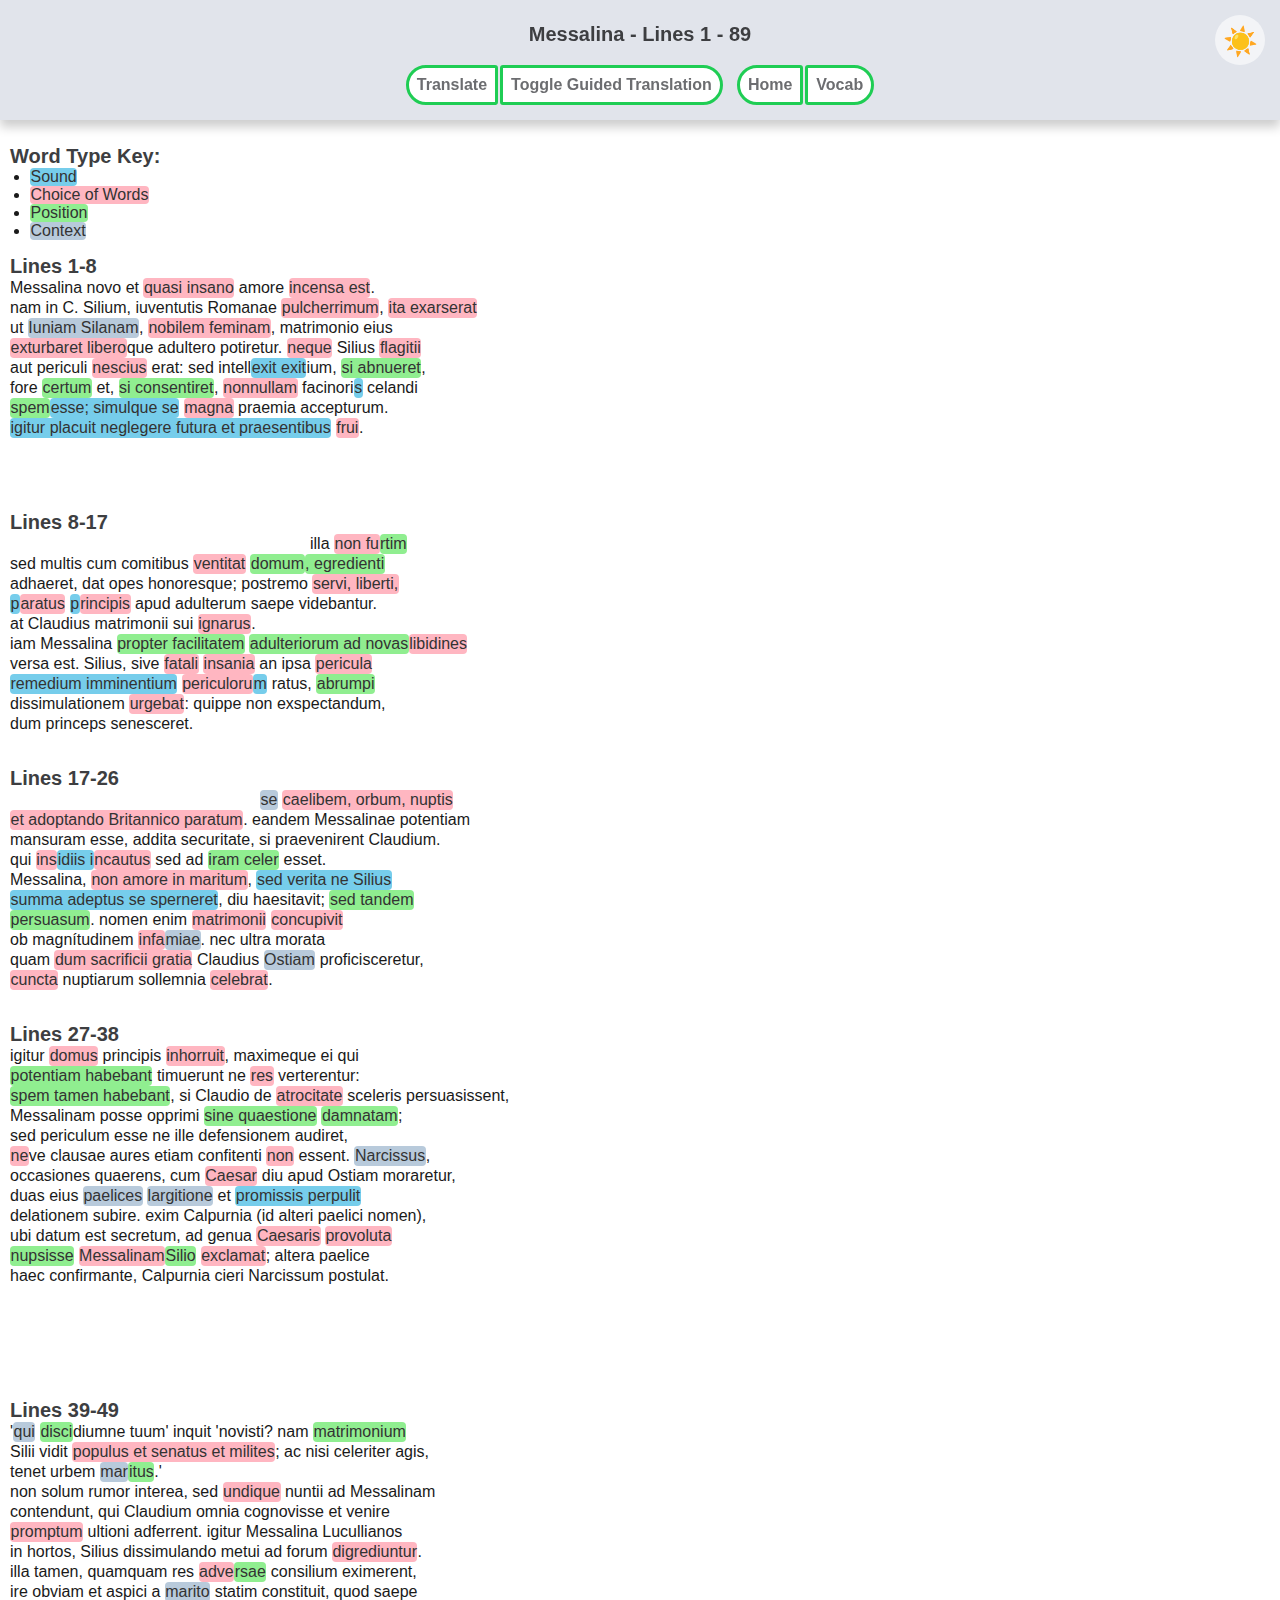
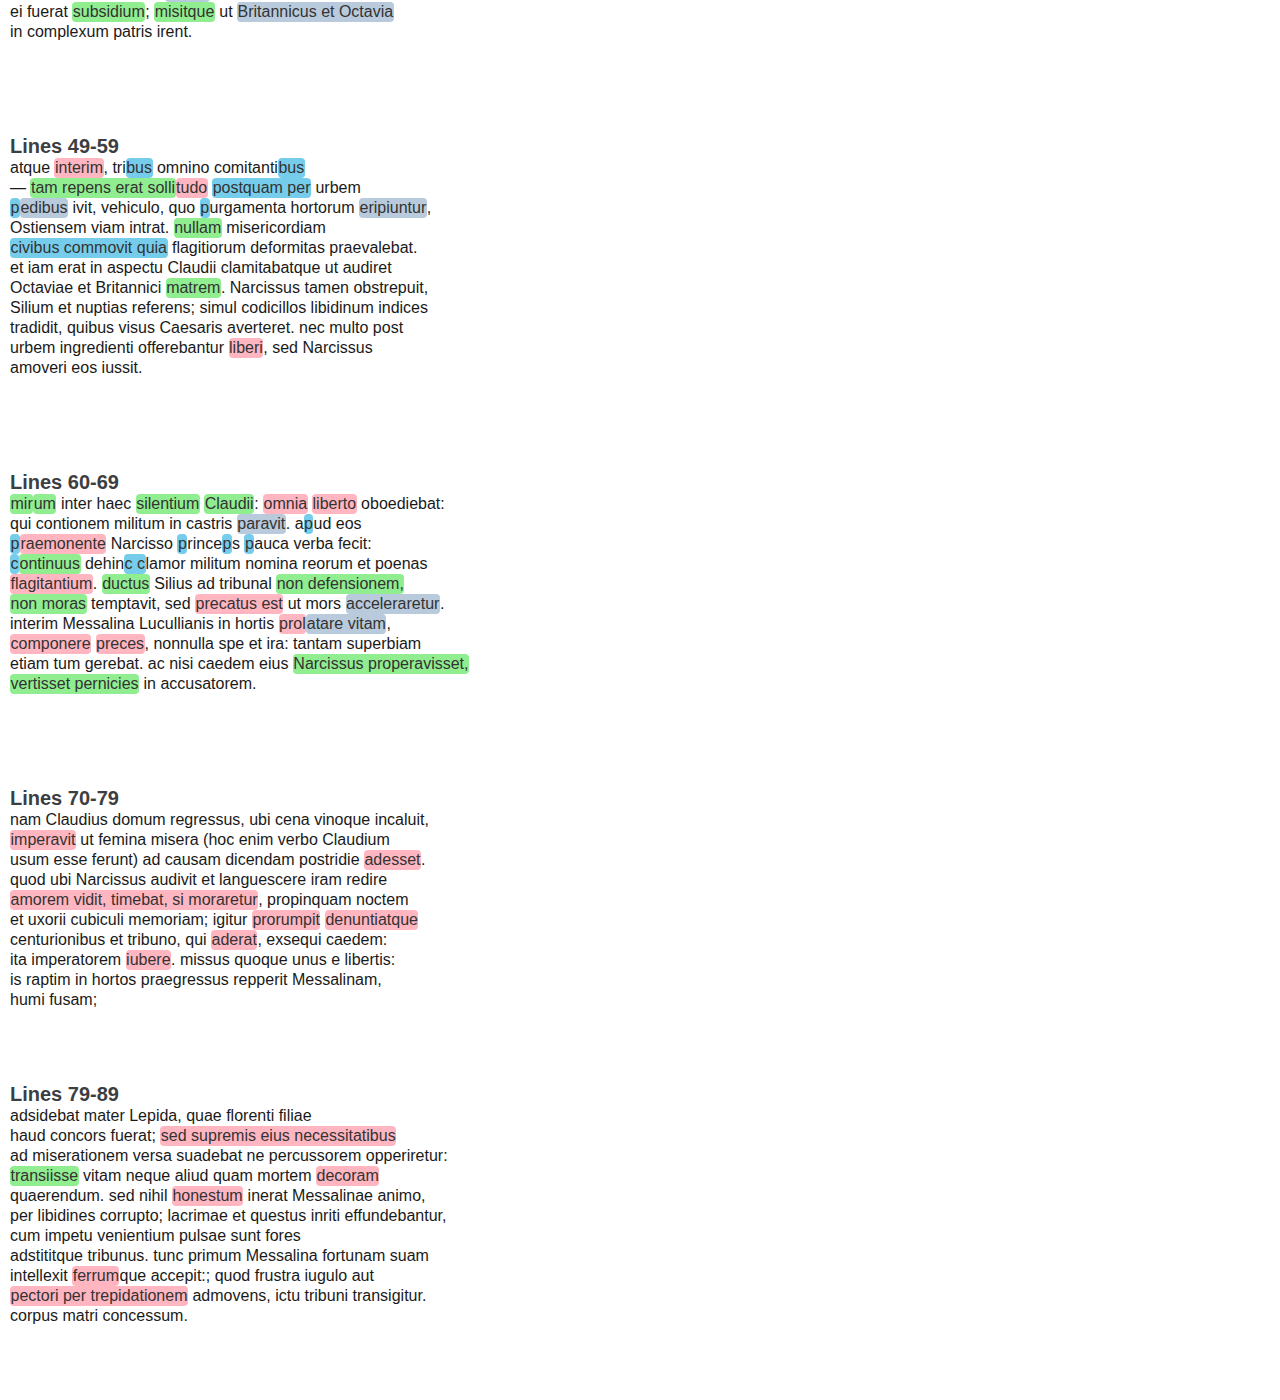
<file: messalina.html>
<!DOCTYPE html>
<html lang="en">
<head>
    <meta charset="UTF-8">
    <meta name="viewport" content="width=device-width, initial-scale=1.0">
    <title>Messalina</title>
    <link rel="stylesheet" href="messalina.css">
    <script src="messalina.js"></script>
    <link rel="icon" type="image/jpg" href="favicon.svg">
</head>
<body>
    <header>
        <h1>Messalina - Lines 1 - 89</h1>
        <div class="pill-container">
            <button class="l-button" onclick="translateText()">Translate</button>
            <button class="r-button" onclick="toggleGuidedTranslation()">Toggle Guided Translation</button>
        </div>
        <div class="pill-container">
            <a class="l-button" href="index.html">Home</a>
            <a class="r-button" href="mvocab.html">Vocab</a>
        </div>
        <button id="theme-toggle" onclick="toggleDarkMode()" aria-label="Toggle Theme">
            <span id="theme-icon" class="icon-sun"></span> <!-- Default to moon icon -->
        </button>
    </header>
  <div id="false-header">
    <h1>Messalina - Lines 1 - 89</h1>
        <div class="pill-container">
            <button class="l-button">Translate</button>
            <button class="r-button">Toggle Guided Translation</button>
        </div>
        <div class="pill-container">
            <a class="l-button">Home</a>
            <a class="r-button">Vocab</a>
        </div>
  </div>
  
    <div id="content">
    <div id="key">
        <strong>Word Type Key:</strong><br>
        <ul>
            <li><span class="sound" title="refers to literary techniques involving how the words are pronounced">Sound</span><br></li>
            <li><span class="choice" title="refers to literary techniques involving what kinds of words are used">Choice of Words</span><br></li>
            <li><span class="position" title="refers to literary techniques involving where a word is placed">Position</span><br></li>
            <li><span class="context" title="gives explanations on characters and certain words">Context</span><br></li>
        </ul>
    </div>

    <div id="messalina">
        <p id="latin1">
            <strong>Lines 1-8</strong><br>
            <span class="translation-number">1</span>Messalina <span class="translation-number">3</span>novo <span class="translation-number">4</span>et <span class="choice" title="quasi draws attention to insano - perhaps also shows Tacitus's disbelief"><span class="translation-number">5</span>quasi <span class="translation-number">6</span>insano</span> <span class="translation-number">7</span>amore <span class="choice" title="metaphor; 'fired' suggests it is destructive"><span class="translation-number">2</span>incensa est</span>.<br>
            <span class="translation-number">1</span>nam <span class="translation-number">3</span>in <span class="translation-number">4</span>C. Silium, <span class="translation-number">7</span>iuventutis <span class="translation-number">6</span>Romanae <span class="choice" title="superlative; he is the 'most handsome'"><span class="translation-number">5</span>pulcherrimum</span>, <span class="choice" title="multiple fire words building up destructive imagery"><span class="translation-number">8</span>ita <span class="translation-number">2</span>exarserat</span><br>
            <span class="translation-number">9</span>ut <span class="context" title="2nd woman; context for Silius' wife"><span class="translation-number">11</span>Iuniam <span class="translation-number">12</span>Silanam</span>, <span class="choice" title="she is noble; for context"><span class="translation-number">13</span>nobilem <span class="translation-number">14</span>feminam</span>, <span class="translation-number">15</span>matrimonio <span class="translation-number">16</span>eius<br>
            <span class="choice" title="delayed; 'to remove' from Silius' side"><span class="translation-number">10</span>exturbaret <span class="translation-number">19</span>libero</span><span class="translation-number">17</span>que <span class="translation-number">20</span>adultero <span class="translation-number">18</span>potiretur. <span class="choice" title="double negative litotes—exaggerates that Silius knew"><span class="translation-number">3</span>neque</span> <span class="translation-number">1</span>Silius <span class="choice" title="crime"><span class="translation-number">5</span>flagitii</span><br>
            <span class="translation-number">6</span>aut <span class="translation-number">7</span>periculi <span class="choice" title="not unaware"><span class="translation-number">4</span>nescius</span> <span class="translation-number">2</span>erat: <span class="translation-number">1</span>sed <span class="translation-number">2</span>intell<span class="sound" title="repetition of syllable 'ex'">exit <span class="translation-number">3</span>exit</span>ium, <span class="position" title="clauses interject here"><span class="translation-number">6</span>si <span class="translation-number">7</span>abnueret</span>,<br>
            <span class="translation-number">4</span>fore <span class="position" title="setting out Silius's choice clearly"><span class="translation-number">5</span>certum</span> <span class="translation-number">8</span>et, <span class="position" title="tautology emphasizes 'ruin' for Silius"><span class="translation-number">9</span>si <span class="translation-number">10</span>consentiret</span>, <span class="choice" title="some chance of hiding the crime"><span class="translation-number">12</span>nonnullam</span> <span class="translation-number">15</span>facinori<span class="sound" title="sibilance">s</span> <span class="translation-number">14</span>celandi<br>
            <span class="position" title="delay emphasises this outcome"><span class="translation-number">13</span>spem</span><span class="sound" title="sibilance"> <span class="translation-number">11</span>esse; <span class="translation-number">2</span>simul<span class="translation-number">1</span>que <span class="translation-number">3</span>se</span> <span class="choice" title="great rewards"><span class="translation-number">5</span>magna</span> <span class="translation-number">6</span>praemia <span class="translation-number">4</span>accepturum.<br>
            <span class="sound" title="repetition of t sound"><span class="translation-number">1</span>igitur <span class="translation-number">2</span>placuit <span class="translation-number">3</span>neglegere <span class="translation-number">4</span>futura <span class="translation-number">5</span>et <span class="translation-number">7</span>praesentibus</span> <span class="choice" title="disgraceful—chooses enjoyment over honour and kin"><span class="translation-number">6</span>frui</span>.
        </p>
        <p id="latin2">
            <strong>Lines 8-17</strong><br>
            <span style="margin-left: 300px;"><span class="translation-number">1</span>illa <span class="choice" title="litotes"><span class="translation-number">5</span>non <span class="translation-number">5</span>fu</span><span class="position" title="Emphatic positioning">rtim</span><br></span>
            <span class="translation-number">6</span>sed <span class="translation-number">8</span>multis <span class="translation-number">7</span>cum <span class="translation-number">9</span>comitibus <span class="choice" title="historic present - more vivid"><span class="translation-number">2</span>ventitat</span> <span class="position" title="delay of domum highlights that she is obviously going to his house"><span class="translation-number">3</span>domum</span><span class="position" title="Bs are juxtabosed to show that Messalina is with S all the time">, <span class="translation-number">11</span>egredienti</span><br>
            <span class="translation-number">10</span>adhaeret, <span class="translation-number">12</span>dat <span class="translation-number">13</span>opes <span class="translation-number">15</span>honores<span class="translation-number">14</span>que; <span class="translation-number">1</span>postremo <span class="choice" title="tricolon"><span class="translation-number">2</span>servi, <span class="translation-number">3</span>liberti,</span><br>
            <span class="sound" title="condemnation through p sounds"><span class="translation-number">4</span>p</span><span class="choice" title="3rd part of tricolon is different - surprising">aratus</span> <span class="sound" title="condemnation through p sounds"><span class="translation-number">5</span>p</span><span class="choice" title="reminder of adultery">rincipis</span> <span class="translation-number">8</span>apud <span class="translation-number">9</span>adulterum <span class="translation-number">6</span>saepe <span class="translation-number">7</span>videbantur.<br>
            <span class="translation-number">1</span>at <span class="translation-number">2</span>Claudius <span class="translation-number">5</span>matrimonii <span class="translation-number">4</span>sui <span class="choice" title="variatio - different to nescius in previous passage"><span class="translation-number">3</span>ignarus</span>.<br>
            <span class="translation-number">1</span>iam <span class="translation-number">2</span>Messalina <span class="position" title="balanced phrasing"><span class="translation-number">3</span>propter <span class="translation-number">4</span>facilitatem</span> <span class="position" title="balanced phrasing"><span class="translation-number">5</span>adulteriorum <span class="translation-number">7</span>ad <span class="translation-number">8</span>novas </span><span class="choice" title="strong CoW"><span class="translation-number">9</span>libidines</span><br>
            <span class="translation-number">6</span>versa est. <span class="translation-number">1</span>Silius, <span class="translation-number">2</span>sive <span class="choice" title="strong CoW"><span class="translation-number">3</span>fatali</span> <span class="choice" title="strong CoW"><span class="translation-number">4</span>insania</span> <span class="translation-number">5</span>an <span class="translation-number">7</span>ipsa <span class="choice" title="polyptoton"><span class="translation-number">8</span>pericula</span><br>
            <span class="sound" title="solemn gloomy tone through m sounds"><span class="translation-number">9</span>remedium <span class="translation-number">10</span>imminentium</span> <span class="choice" title="polyptoton"><span class="translation-number">11</span>periculoru</span><span class="sound" title="solemn gloomy tone through m sounds">m</span> <span class="translation-number">6</span>ratus, <span class="position" title="emphatic positioning, promoted - focus on action & intensity"><span class="translation-number">14</span>abrumpi</span><br>
            <span class="translation-number">13</span>dissimulationem <span class="choice" title="forceful CoW"><span class="translation-number">12</span>urgebat</span>: <span class="translation-number">1</span>quippe <span class="translation-number">2</span>non <span class="translation-number">3</span>exspectandum,<br>
            <span class="translation-number">4</span>dum <span class="translation-number">5</span>princeps <span class="translation-number">6</span>senesceret.
        </p>
        <p id="latin3">
            <strong>Lines 17-26</strong><br>
            <span style="margin-left: 250px;"><span class="context" title="Silius"><span class="translation-number">1</span>se</span> <span class="choice" title="tricolon & asyndeton making S a better candidate"><span class="translation-number">2</span>caelibem, <span class="translation-number">3</span>orbum, <span class="translation-number">5</span>nuptis</span><br>
            <span class="choice" title="tricolon & asyndeton making S a better candidate"><span class="translation-number">6</span>et <span class="translation-number">7</span>adoptando <span class="translation-number">8</span>Britannico <span class="translation-number">4</span>paratum</span>. <span class="translation-number">2</span>eandem <span class="translation-number">1</span>Messalinae <span class="translation-number">3</span>potentiam<br>
            <span class="translation-number">4</span>mansuram esse, <span class="translation-number">5</span>addita <span class="translation-number">6</span>securitate, <span class="translation-number">7</span>si <span class="translation-number">8</span>praevenirent <span class="translation-number">9</span>Claudium.<br>
            <span class="translation-number">10</span>qui <span class="choice" title="meaning of words shows totally unaware"><span class="translation-number">13</span>ins</span><span class="sound" title="assonance adds emphasis">idiis <span class="translation-number">12</span>i</span><span class="choice" title="meaning of words show totally unaware">ncautus</span> <span class="translation-number">14</span>sed <span class="translation-number">16</span>ad <span class="position" title="balanced phrasing - increases contrast & potential irony"><span class="translation-number">17</span>iram <span class="translation-number">15</span>celer</span> <span class="translation-number">11</span>esset.<br>
            <span class="translation-number">1</span>Messalina, <span class="choice" title="sarcastic?"><span class="translation-number">4</span>non <span class="translation-number">5</span>amore <span class="translation-number">6</span>in <span class="translation-number">7</span>maritum</span>, <span class="sound" title="sibilance - sinister or drawing out the sentence"><span class="translation-number">8</span>sed <span class="translation-number">9</span>verita <span class="translation-number">10</span>ne <span class="translation-number">11</span>Silius</span><br>
            <span class="sound" title="sibilance - sinister or drawing out the sentence"><span class="translation-number">13</span>summa <span class="translation-number">12</span>adeptus <span class="translation-number">15</span>se <span class="translation-number">14</span>sperneret</span>, <span class="translation-number">3</span>diu <span class="translation-number">2</span>haesitavit; <span class="position" title="short dramatic clause"><span class="translation-number">1</span>sed <span class="translation-number">2</span>tandem</span><br>
            <span class="position" title="emphatic positioning"><span class="translation-number">2</span>persuasum</span>. <span class="translation-number">3</span>nomen <span class="translation-number">1</span>enim <span class="choice" title="variatio (nuptiis was used earlier)"><span class="translation-number">4</span>matrimonii</span> <span class="choice" title="uncontrollable - powerful CoW"><span class="translation-number">2</span>concupivit</span><br>
            <span class="translation-number">5</span>ob <span class="translation-number">6</span>magnítudinem <span class="choice" title="powerful CoW"><span class="translation-number">7</span>infa</span><span class="context" title="ignominy = disgrace">miae</span>. <span class="translation-number">1</span>nec <span class="translation-number">3</span>ultra <span class="translation-number">2</span>morata<br>
            <span class="translation-number">4</span>quam <span class="choice" title="Claudius is being pious, Messalina is taking advantage of this"><span class="translation-number">5</span>dum <span class="translation-number">10</span>sacrificii <span class="translation-number">9</span>gratia</span> <span class="translation-number">6</span>Claudius <span class="context" title="port close to Rome"><span class="translation-number">8</span>Ostiam</span> <span class="translation-number">7</span>proficisceretur,<br>
            <span class="choice" title="Messalina is not holding back"><span class="translation-number">12</span>cuncta</span> <span class="translation-number">14</span>nuptiarum <span class="translation-number">13</span>sollemnia <span class="choice" title="HP - vivid"><span class="translation-number">11</span>celebrat</span>.
            <br><br>
        </p>
        <p id="latin4">
            <strong>Lines 27-38</strong><br>
            <span class="translation-number">1</span>igitur <span class="choice" title="personification - enormity of crime"><span class="translation-number">2</span>domus</span> <span class="translation-number">3</span>principis <span class="choice" title="powerful CoW"><span class="translation-number">4</span>inhorruit</span>, <span class="translation-number">6</span>maxime<span class="translation-number">5</span>que <span class="translation-number">7</span>ei <span class="translation-number">8</span>qui<br>
            <span class="position" title="same structure - link between power and hope to keep power"><span class="translation-number">10</span>potentiam <span class="translation-number">9</span>habebant</span> <span class="translation-number">11</span>timuerunt <span class="translation-number">12</span>ne <span class="choice" title="vague but has big implicaitions"><span class="translation-number">13</span>res</span> <span class="translation-number">14</span>verterentur:<br>
            <span class="position" title="same structure - link between power and hope to keep power"><span class="translation-number">3</span>spem <span class="translation-number">1</span>tamen <span class="translation-number">2</span>habebant</span>, <span class="translation-number">4</span>si <span class="translation-number">6</span>Claudio <span class="translation-number">7</span>de <span class="choice" title="hyperbolic CoW - shows worry of people with power"><span class="translation-number">8</span>atrocitate</span> <span class="translation-number">9</span>sceleris <span class="translation-number">5</span>persuasissent,<br>
            <span class="translation-number">10</span>Messalinam <span class="translation-number">11</span>posse <span class="translation-number">15</span>opprimi <span class="position" title="delayed"><span class="translation-number">13</span>sine <span class="translation-number">14</span>quaestione</span> <span class="position" title="emphatic positioning - end of clause"><span class="translation-number">12</span>damnatam</span>;<br>
            <span class="translation-number">1</span>sed <span class="translation-number">3</span>periculum <span class="translation-number">2</span>esse <span class="translation-number">4</span>ne <span class="translation-number">5</span>ille <span class="translation-number">7</span>defensionem <span class="translation-number">6</span>audiret,<br>
            <span class="choice" title="litotes"><span class="translation-number">9</span>ne</span><span class="translation-number">8</span>ve <span class="translation-number">13</span>clausae <span class="translation-number">10</span>aures <span class="translation-number">14</span>etiam <span class="translation-number">15</span>confitenti <span class="choice" title="litotes"><span class="translation-number">11</span>non</span> <span class="translation-number">12</span>essent. <span class="context" title="advisor of Claudius, ex-slave, very rich"><span class="translation-number">1</span>Narcissus</span>,<br>
            <span class="translation-number">3</span>occasiones <span class="translation-number">2</span>quaerens, <span class="translation-number">4</span>cum <span class="choice" title="variatio - more of an official title, focus on duty"><span class="translation-number">5</span>Caesar</span> <span class="translation-number">7</span>diu <span class="translation-number">8</span>apud <span class="translation-number">9</span>Ostiam <span class="translation-number">6</span>moraretur,<br>
            <span class="translation-number">11</span>duas <span class="translation-number">13</span>eius <span class="context" title = concubine/mistress><span class="translation-number">12</span>paelices</span> <span class="context" title="bribery, generosity"><span class="translation-number">14</span>largitione</span> <span class="translation-number">15</span>et <span class="sound" title="p alliteration - Tacitus dissapproves of Narcissus's calculated actions"><span class="translation-number">16</span>promissis <span class="translation-number">10</span>perpulit</span><br>
            <span class="translation-number">18</span>delationem <span class="translation-number">17</span>subire. <span class="translation-number">1</span>exim <span class="translation-number">2</span>Calpurnia (<span class="translation-number">3</span>id <span class="translation-number">5</span>alteri <span class="translation-number">6</span>paelici <span class="translation-number">4</span>nomen),<br>
            <span class="translation-number">7</span>ubi <span class="translation-number">9</span>datum est <span class="translation-number">8</span>secretum, <span class="translation-number">11</span>ad <span class="translation-number">12</span>genua <span class="choice" title="use of 'Caesar' shows position of power compared to Calpurnia"><span class="translation-number">13</span>Caesaris</span> <span class="choice" title="Calpurnia wants Claudius' good will at this point"><span class="translation-number">10</span>provoluta</span><br>
            <span class="position" title="shocking"><span class="translation-number">16</span>nupsisse</span> <span class="choice" title="Messalina married to Silius places her in control - scandalous"><span class="translation-number">15</span>Messalinam</span><span class="position" title="emotional closeness mirrored by juxtaposition in text"> <span class="translation-number">17</span>Silio</span> <span class="choice" title="powerful CoW & historic present"><span class="translation-number">14</span>exclamat</span>; <span class="translation-number">1</span>altera <span class="translation-number">2</span>paelice<br>
            <span class="translation-number">4</span>haec <span class="translation-number">3</span>confirmante, <span class="translation-number">5</span>Calpurnia <span class="translation-number">8</span>cieri <span class="translation-number">7</span>Narcissum <span class="translation-number">6</span>postulat.
        </p>
        <p id="latin5">
            <strong>Lines 39-49</strong><br>
            '<span class="context" title="Narcissus"><span class="translation-number">1</span>qui</span> <span class="position" title="emphatic positioning"><span class="translation-number">6</span>disci</span><span class="translation-number">3</span>diumne <span class="translation-number">5</span>tuum' <span class="translation-number">2</span>inquit '<span class="translation-number">4</span>novisti? <span class="translation-number">1</span>nam <span class="position" title="emphatic positioning"><span class="translation-number">8</span>matrimonium</span><br>
            <span class="translation-number">9</span>Silii <span class="translation-number">7</span>vidit <span class="choice" title="emphatic positioning + tricolon emphasises Claudius's cluelessness"><span class="translation-number">2</span>populus <span class="translation-number">(3)</span>et <span class="translation-number">4</span>senatus <span class="translation-number">5</span>et <span class="translation-number">6</span>milites</span>; <span class="translation-number">1</span>ac <span class="translation-number">2</span>nisi <span class="translation-number">4</span>celeriter <span class="translation-number">3</span>agis,<br>
            <span class="translation-number">6</span>tenet <span class="translation-number">7</span>urbem <span class="context" title="refers to Silius"><span class="translation-number">5</span>mar</span><span class="position" title="emphatic positioning">itus</span>.'<br>
            <span class="translation-number">2</span>non <span class="translation-number">3</span>solum <span class="translation-number">4</span>rumor <span class="translation-number">1</span>interea, <span class="translation-number">5</span>sed <span class="choice" title="makes them seem trapped"><span class="translation-number">6</span>undique</span> <span class="translation-number">7</span>nuntii <span class="translation-number">9</span>ad <span class="translation-number">10</span>Messalinam<br>
            <span class="translation-number">8</span>contendunt, <span class="translation-number">11</span>qui <span class="translation-number">13</span>Claudium <span class="translation-number">15</span>omnia <span class="translation-number">14</span>cognovisse <span class="translation-number">16</span>et <span class="translation-number">17</span>venire<br>
            <span class="choice" title="malicious CoW"><span class="translation-number">18</span>promptum</span> <span class="translation-number">19</span>ultioni <span class="translation-number">12</span>adferrent. <span class="translation-number">1</span>igitur <span class="translation-number">2</span>Messalina <span class="translation-number">7</span>Lucullianos<br>
            <span class="translation-number">5</span>in <span class="translation-number">6</span>hortos, <span class="translation-number">3</span>Silius <span class="translation-number">10</span>dissimulando <span class="translation-number">11</span>metui <span class="translation-number">8</span>ad <span class="translation-number">9</span>forum <span class="choice" title="already split and in danger makes them look bad"><span class="translation-number">4</span>digrediuntur</span>.<br>
            <span class="translation-number">1</span>illa <span class="translation-number">2</span>tamen, <span class="translation-number">3</span>quamquam <span class="translation-number">5</span>res <span class="choice" title="understatement"><span class="translation-number">4</span>adve</span><span class="position" title="juxtaposition - her plan will fail">rsae</span> <span class="translation-number">7</span>consilium</span> <span class="translation-number">6</span>eximerent,<br>
            <span class="translation-number">10</span>ire obviam <span class="translation-number">11</span>et <span class="translation-number">12</span>aspici <span class="translation-number">13</span>a <span class="context" title="refers to Claudius"><span class="translation-number">14</span>marito</span> <span class="translation-number">8</span>statim <span class="translation-number">9</span>constituit, <span class="translation-number">15</span>quod <span class="translation-number">16</span>saepe<br>
            <span class="translation-number">19</span>ei <span class="translation-number">17</span>fuerat <span class="position" title="emphatic positioning"><span class="translation-number">18</span>subsidium</span>; <span class="position" title="emphatic positioning at start shows Messalina's desperation"><span class="translation-number">3</span>misit<span class="translation-number">1</span>que</span> <span class="translation-number">2</span>ut <span class="context" title="children reminds him she has been a good wife + pity for children"><span class="translation-number">4</span>Britannicus <span class="translation-number">5</span>et <span class="translation-number">6</span>Octavia</span><br>
            <span class="translation-number">8</span>in <span class="translation-number">9</span>complexum <span class="translation-number">10</span>patris <span class="translation-number">7</span>irent.
        </p>
        <p id="latin6">
            <strong>Lines 49-59</strong><br>
            <span class="translation-number">1</span>atque <span class="choice" title="variatio on 'interea' on line 42"><span class="translation-number">2</span>interim</span>, <span class="translation-number">3</span>tri<span class="sound" title="homoteleuton">bus</span> <span class="translation-number">4</span>omnino <span class="translation-number">5</span>comitanti<span class="sound" title="homoteleuton">bus</span><br>
            — <span class="position" title="separate/isolated from sentence"><span class="translation-number">6</span>tam <span class="translation-number">7</span>repens <span class="translation-number">8</span>erat solli</span><span class="choice" title="lonely CoW"><span class="translation-number">9</span>tudo</span> <span class="sound" title="p alliteration shows Tacitus's disgust at Messalina's behaviour and situation"><span class="translation-number">10</span>postquam <span class="translation-number">13</span>per</span> <span class="translation-number">14</span>urbem<br>
            <span class="sound" title="p alliteration shows Tacitus's disgust at Messalina's behaviour and situation"><span class="translation-number">12</span>p</span><span class="context" title="travelling on foot shows how far she has fallen">edibus</span> <span class="translation-number">11</span>ivit, <span class="translation-number">18</span>vehiculo, <span class="translation-number">19</span>quo <span class="sound" title="p alliteration shows Tacitus's disgust at Messalina's behaviour and situation"><span class="translation-number">20</span>p</span>urgamenta <span class="translation-number">21</span>hortorum <span class="context" title="travelling by rubbish cart shows how far she has fallen"><span class="translation-number">22</span>eripiuntur</span>,<br>
            <span class="translation-number">16</span>Ostiensem <span class="translation-number">17</span>viam <span class="translation-number">15</span>intrat. <span class="position" title="emphatic positioning"><span class="translation-number">2</span>nullam</span> <span class="translation-number">3</span>misericordiam<br>
            <span class="sound" title="harsh c/q sound expresses Tacitus's dislike of Messalina"><span class="translation-number">4</span>civibus <span class="translation-number">1</span>commovit <span class="translation-number">5</span>quia</span> <span class="translation-number">7</span>flagitiorum <span class="translation-number">6</span>deformitas <span class="translation-number">8</span>praevalebat.<br>
            <span class="translation-number">1</span>et <span class="translation-number">2</span>iam <span class="translation-number">3</span>erat <span class="translation-number">4</span>in <span class="translation-number">5</span>aspectu <span class="translation-number">6</span>Claudii <span class="translation-number">8</span>clamitabat<span class="translation-number">7</span>que <span class="translation-number">9</span>ut <span class="translation-number">10</span>audiret<br>
            <span class="translation-number">12</span>Octaviae <span class="translation-number">13</span>et <span class="translation-number">14</span>Britannici <span class="position" title="emphatic positioning"><span class="translation-number">13</span>matrem</span>. <span class="translation-number">1</span>Narcissus <span class="translation-number">2</span>tamen <span class="translation-number">3</span>obstrepuit,<br>
            <span class="translation-number">5</span>Silium <span class="translation-number">6</span>et <span class="translation-number">7</span>nuptias <span class="translation-number">4</span>referens; <span class="translation-number">1</span>simul <span class="translation-number">3</span>codicillos <span class="translation-number">5</span>libidinum <span class="translation-number">4</span>indices<br>
            <span class="translation-number">2</span>tradidit, <span class="translation-number">6</span>quibus <span class="translation-number">8</span>visus <span class="translation-number">9</span>Caesaris <span class="translation-number">7</span>averteret. <span class="translation-number">1</span>nec <span class="translation-number">2</span>multo <span class="translation-number">3</span>post<br>
            <span class="translation-number">7</span>urbem <span class="translation-number">6</span>ingredienti <span class="translation-number">5</span>offerebantur <span class="choice" title="variatio on names in line 55"><span class="translation-number">4</span>liberi</span>, <span class="translation-number">8</span>sed <span class="translation-number">9</span>Narcissus<br>
            <span class="translation-number">12</span>amoveri <span class="translation-number">11</span>eos <span class="translation-number">10</span>iussit.
        </p>
        <p id="latin7">
            <strong>Lines 60-69</strong><br>
            <span class="position" title="emphatic position - promoted"><span class="translation-number">5</span>mir</span><span class="position" title="enclosing word order with 'silentium' emphasises that Claudius's silence is remarkable">um</span> <span class="translation-number">3</span>inter <span class="translation-number">4</span>haec </span><span class="position" title="enclosing word order with 'mirum' emphasises that Claudius's silence is remarkable"><span class="translation-number">1</span>silentium</span> <span class="position" title="emphatic position - delayed"><span class="translation-number">2</span>Claudii</span>: <span class="choice" title="strong CoW"><span class="translation-number">3</span>omnia</span> <span class="choice" title="reminds you of lower status"><span class="translation-number">2</span>liberto</span> <span class="translation-number">1</span>oboediebat:<br>
            <span class="translation-number">1</span>qui <span class="translation-number">3</span>contionem <span class="translation-number">4</span>militum <span class="translation-number">5</span>in <span class="translation-number">6</span>castris <span class="context" title="Narcissus and Claudius are making the army support him"><span class="translation-number">2</span>paravit</span>. <span class="translation-number">1</span>a<span class="sound" title="p alliteration - Tacitus is mocking Claudius's stutter?">p</span>ud <span class="translation-number">2</span>eos<br>
            <span class="translation-number">3</span><span class="sound" title="p alliteration - Tacitus is mocking Claudius's stutter?">p</span><span class="choice" title="controlling">raemonente</span> <span class="translation-number">4</span>Narcisso <span class="translation-number">5</span><span class="sound" title="p alliteration - Tacitus is mocking Claudius's stutter?">p</span>rince<span class="sound" title="p alliteration - Tacitus is mocking Claudius's stutter?">p</span>s <span class="translation-number">7</span><span class="sound" title="p alliteration - Tacitus is mocking Claudius's stutter?">p</span>auca <span class="translation-number">8</span>verba <span class="translation-number">6</span>fecit:<br>
            <span class="translation-number">2</span><span class="sound" title="harsh 'c' sounds with soldiers shouting contrasts Claudius's silence">c</span><span class="position" title="emphatic positioning">ontinuus</span> <span class="translation-number">1</span>dehin<span class="sound" title="harsh 'c' sounds with soldiers shouting contrasts Claudius's silence">c <span class="translation-number">3</span>c</span>lamor <span class="translation-number">4</span>militum <span class="translation-number">6</span>nomina <span class="translation-number">7</span>reorum <span class="translation-number">8</span>et <span class="translation-number">9</span>poenas<br>
            <span class="choice" title="powerful CoW"><span class="translation-number">5</span>flagitantium</span>. <span class="position" title="emphatic positioning"><span class="translation-number">2</span>ductus</span> <span class="translation-number">1</span>Silius <span class="translation-number">3</span>ad <span class="translation-number">4</span>tribunal <span class="position" title="balanced phrasing and anaphora and asyndeton"><span class="translation-number">6</span>non <span class="translation-number">7</span>defensionem,</span><br>
            <span class="position" title="balanced phrasing and anaphora and asyndeton"><span class="translation-number">8</span>non <span class="translation-number">9</span>moras</span> <span class="translation-number">5</span>temptavit, <span class="translation-number">10</span>sed <span class="choice" title="desperate CoW"><span class="translation-number">11</span>precatus est</span> <span class="translation-number">12</span>ut <span class="translation-number">13</span>mors <span class="context" title="contrast of Silius trying to hasten death while Messalina tries to prolong her life"><span class="translation-number">14</span>acceleraretur</span>.<br>
            <span class="translation-number">1</span>interim <span class="translation-number">2</span>Messalina <span class="translation-number">7</span>Lucullianis <span class="translation-number">5</span>in <span class="translation-number">6</span>hortis <span class="choice" title="foreshadowing CoW + historic infinitive makes scene more vivid"><span class="translation-number">3</span>prol</span><span class="context" title="contrast of Messalina trying to prolong life while Silius tries to hasten death">atare <span class="translation-number">4</span>vitam</span>,<br>
            <span class="choice" title="historic infinitive makes scene more vivid"><span class="translation-number">8</span>componere</span> <span class="choice"><span class="translation-number">9</span>preces</span>, <span class="translation-number">10</span>nonnulla <span class="translation-number">11</span>spe <span class="translation-number">12</span>et <span class="translation-number">13</span>ira: <span class="translation-number">4</span>tantam <span class="translation-number">5</span>superbiam<br>
            <span class="translation-number">1</span>etiam <span class="translation-number">2</span>tum <span class="translation-number">3</span>gerebat. <span class="translation-number">1</span>ac <span class="translation-number">2</span>nisi <span class="translation-number">6</span>caedem <span class="translation-number">5</span>eius <span class="position" title="chiasmus"><span class="translation-number">3</span>Narcissus <span class="translation-number">4</span>properavisset,</span><br>
            <span class="position" title="chiasmus"><span class="translation-number">8</span>vertisset <span class="translation-number">7</span>pernicies</span> <span class="translation-number">9</span>in <span class="translation-number">10</span>accusatorem.
        </p>
        <p id="latin8">
            <strong>Lines 70-79</strong><br>
            <span class="translation-number">1</span>nam <span class="translation-number">2</span>Claudius <span class="translation-number">3</span>domum <span class="translation-number">4</span>regressus, <span class="translation-number">2</span>ubi <span class="translation-number">7</span>cena <span class="translation-number">9</span>vino<span class="translation-number">8</span>que <span class="translation-number">6</span>incaluit,<br>
            <span class="choice" title="variatio of 'denuntiatque' and 'iubere'"><span class="translation-number">10</span>imperavit</span> <span class="translation-number">11</span>ut <span class="translation-number">13</span>femina <span class="translation-number">12</span>misera (<span class="translation-number">18</span>hoc <span class="translation-number">14</span>enim <span class="translation-number">19</span>verbo <span class="translation-number">16</span>Claudium<br>
            <span class="translation-number">17</span>usum esse <span class="translation-number">15</span>ferunt) <span class="translation-number">22</span>ad <span class="translation-number">24</span>causam <span class="translation-number">23</span>dicendam <span class="translation-number">21</span>postridie <span class="choice" title="polyptoton with 'aderat'"><span class="translation-number">20</span>adesset</span>.<br>
            <span class="translation-number">4</span>quod <span class="translation-number">1</span>ubi <span class="translation-number">2</span>Narcissus <span class="translation-number">3</span>audivit <span class="translation-number">8</span>et <span class="translation-number">7</span>languescere <span class="translation-number">5</span>iram <span class="translation-number">10</span>redire<br>
            <span class="choice" title="m alliteration emphasises possible effect of Claudius's love for Messalina"><span class="translation-number">9</span>amorem <span class="translation-number">6</span>vidit, <span class="translation-number">11</span>timebat, <span class="translation-number">14</span>si <span class="translation-number">15</span>moraretur</span>, <span class="translation-number">12</span>propinquam <span class="translation-number">13</span>noctem<br>
            <span class="translation-number">16</span>et <span class="translation-number">19</span>uxorii <span class="translation-number">19</span>cubiculi <span class="translation-number">17</span>memoriam; <span class="translation-number">1</span>igitur <span class="choice" title="strong CoW"><span class="translation-number">2</span>prorumpit</span> <span class="choice" title="variatio of 'imperavit' and 'iubere'"><span class="translation-number">4</span>denuntiat<span class="translation-number">3</span>que</span><br>
            <span class="translation-number">5</span>centurionibus <span class="translation-number">6</span>et <span class="translation-number">7</span>tribuno, <span class="translation-number">8</span>qui <span class="choice" title="polyptoton with 'adesset'"><span class="translation-number">9</span>aderat</span>, <span class="translation-number">10</span>exsequi <span class="translation-number">11</span>caedem:<br>
            <span class="translation-number">1</span>ita <span class="translation-number">2</span>imperatorem <span class="choice" title="variatio of 'imperavit' and 'denuntiatque'"><span class="translation-number">3</span>iubere</span>. <span class="translation-number">5</span>missus <span class="translation-number">4</span>quoque <span class="translation-number">1</span>unus <span class="translation-number">2</span>e <span class="translation-number">3</span>libertis:<br>
            <span class="translation-number">1</span>is <span class="translation-number">3</span>raptim <span class="translation-number">4</span>in <span class="translation-number">5</span>hortos <span class="translation-number">2</span>praegressus <span class="translation-number">6</span>repperit <span class="translation-number">7</span>Messalinam,<br>
            <span class="translation-number">9</span>humi <span class="translation-number">8</span>fusam;
        </p>
        <p id="latin9">
            <strong>Lines 79-89</strong><br>
            <span class="translation-number">1</span>adsidebat <span class="translation-number">2</span>mater <span class="translation-number">3</span>Lepida, <span class="translation-number">4</span>quae <span class="translation-number">9</span>florenti <span class="translation-number">8</span>filiae<br>
            <span class="translation-number">5</span>haud <span class="translation-number">7</span>concors <span class="translation-number">6</span>fuerat; <span class="choice" title="sibilance emphasises Tacitus's disgust at the immoral pair"><span class="translation-number">1</span>sed <span class="translation-number">3</span>supremis <span class="translation-number">2</span>eius <span class="translation-number">4</span>necessitatibus</span><br>
            <span class="translation-number">6</span>ad <span class="translation-number">7</span>miserationem <span class="translation-number">5</span>versa <span class="translation-number">8</span>suadebat <span class="translation-number">9</span>ne <span class="translation-number">11</span>percussorem <span class="translation-number">10</span>opperiretur:<br>
            <span class="position" title="emphaticallly positioned at beginning of clause"><span class="translation-number">2</span>transiisse</span> <span class="translation-number">1</span>vitam <span class="translation-number">4</span>neque <span class="translation-number">5</span>aliud <span class="translation-number">6</span>quam <span class="translation-number">8</span>mortem <span class="choice" title="variatio on 'honestum'"><span class="translation-number">7</span>decoram</span><br>
            <span class="translation-number">3</span>quaerendum. <span class="translation-number">1</span>sed <span class="translation-number">3</span>nihil <span class="choice" title="variatio on 'decoram'"><span class="translation-number">4</span>honestum</span> <span class="translation-number">2</span>inerat <span class="translation-number">6</span>Messalinae <span class="translation-number">5</span>animo,<br>
            <span class="translation-number">8</span>per <span class="translation-number">9</span>libidines <span class="translation-number">7</span>corrupto; <span class="translation-number">1</span>lacrimae <span class="translation-number">2</span>et <span class="translation-number">4</span>questus <span class="translation-number">3</span>inriti <span class="translation-number">5</span>effundebantur,<br>
            <span class="translation-number">6</span>cum <span class="translation-number">9</span>impetu <span class="translation-number">10</span>venientium <span class="translation-number">8</span>pulsae sunt <span class="translation-number">7</span>fores<br>
            <span class="translation-number">13</span>adstitit<span class="translation-number">11</span>que <span class="translation-number">12</span>tribunus. <span class="translation-number">1</span>tunc <span class="translation-number">2</span>primum <span class="translation-number">3</span>Messalina <span class="translation-number">6</span>fortunam <span class="translation-number">5</span>suam<br>
            <span class="translation-number">4</span>intellexit <span class="choice" tite="dramatic CoW"><span class="translation-number">9</span>ferrum</span><span class="translation-number">7</span>que <span class="translation-number">8</span>accepit:; <span class="translation-number">2</span>quod <span class="translation-number">3</span>frustra <span class="translation-number">4</span>iugulo <span class="translation-number">5</span>aut<br>
            <span class="choice" title="p alliteration expresses Messalina's hesitation and panic"><span class="translation-number">6</span>pectori <span class="translation-number">7</span>per <span class="translation-number">8</span>trepidationem</span> <span class="translation-number">1</span>admovens, <span class="translation-number">11</span>ictu <span class="translation-number">10</span>tribuni <span class="translation-number">9</span>transigitur.<br>
            <span class="translation-number">1</span>corpus <span class="translation-number">3</span>matri <span class="translation-number">2</span>concessum.
        </p>
    </div>
    </div>
</body>
</html>
</file>
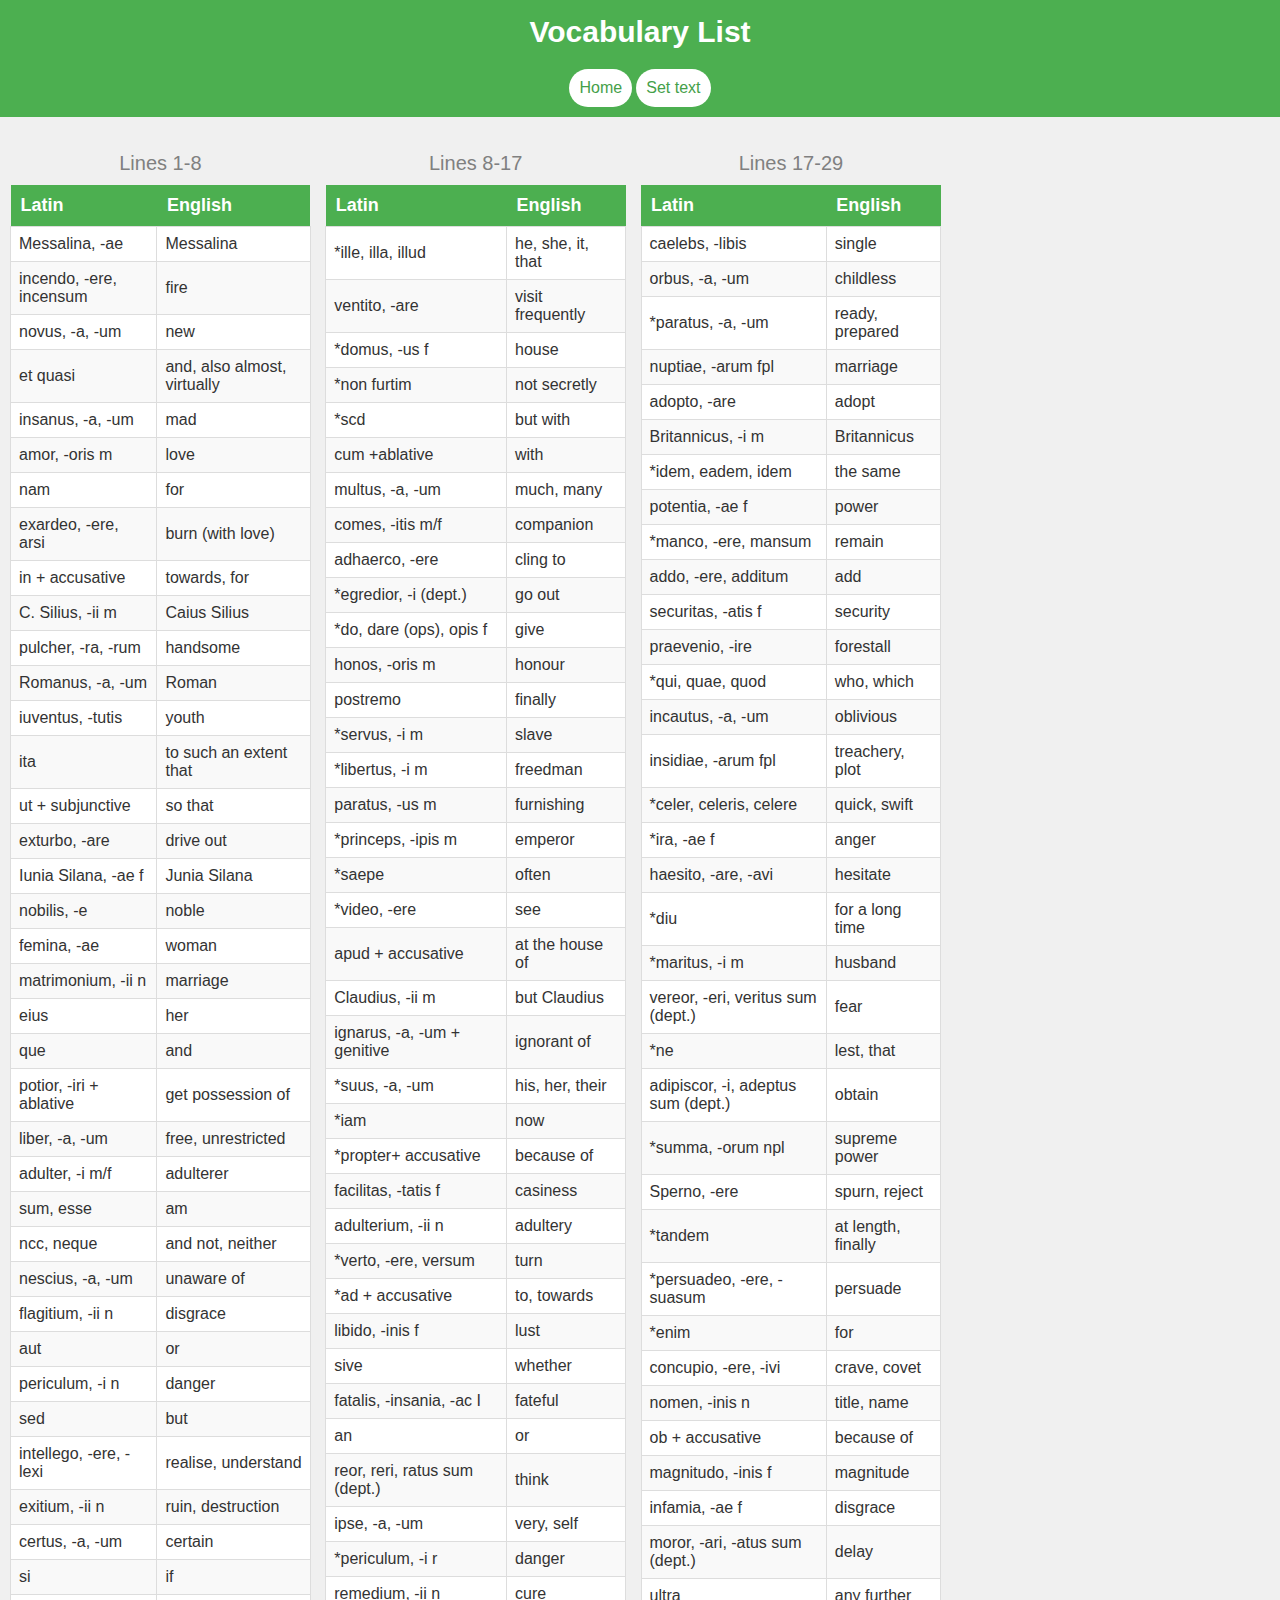
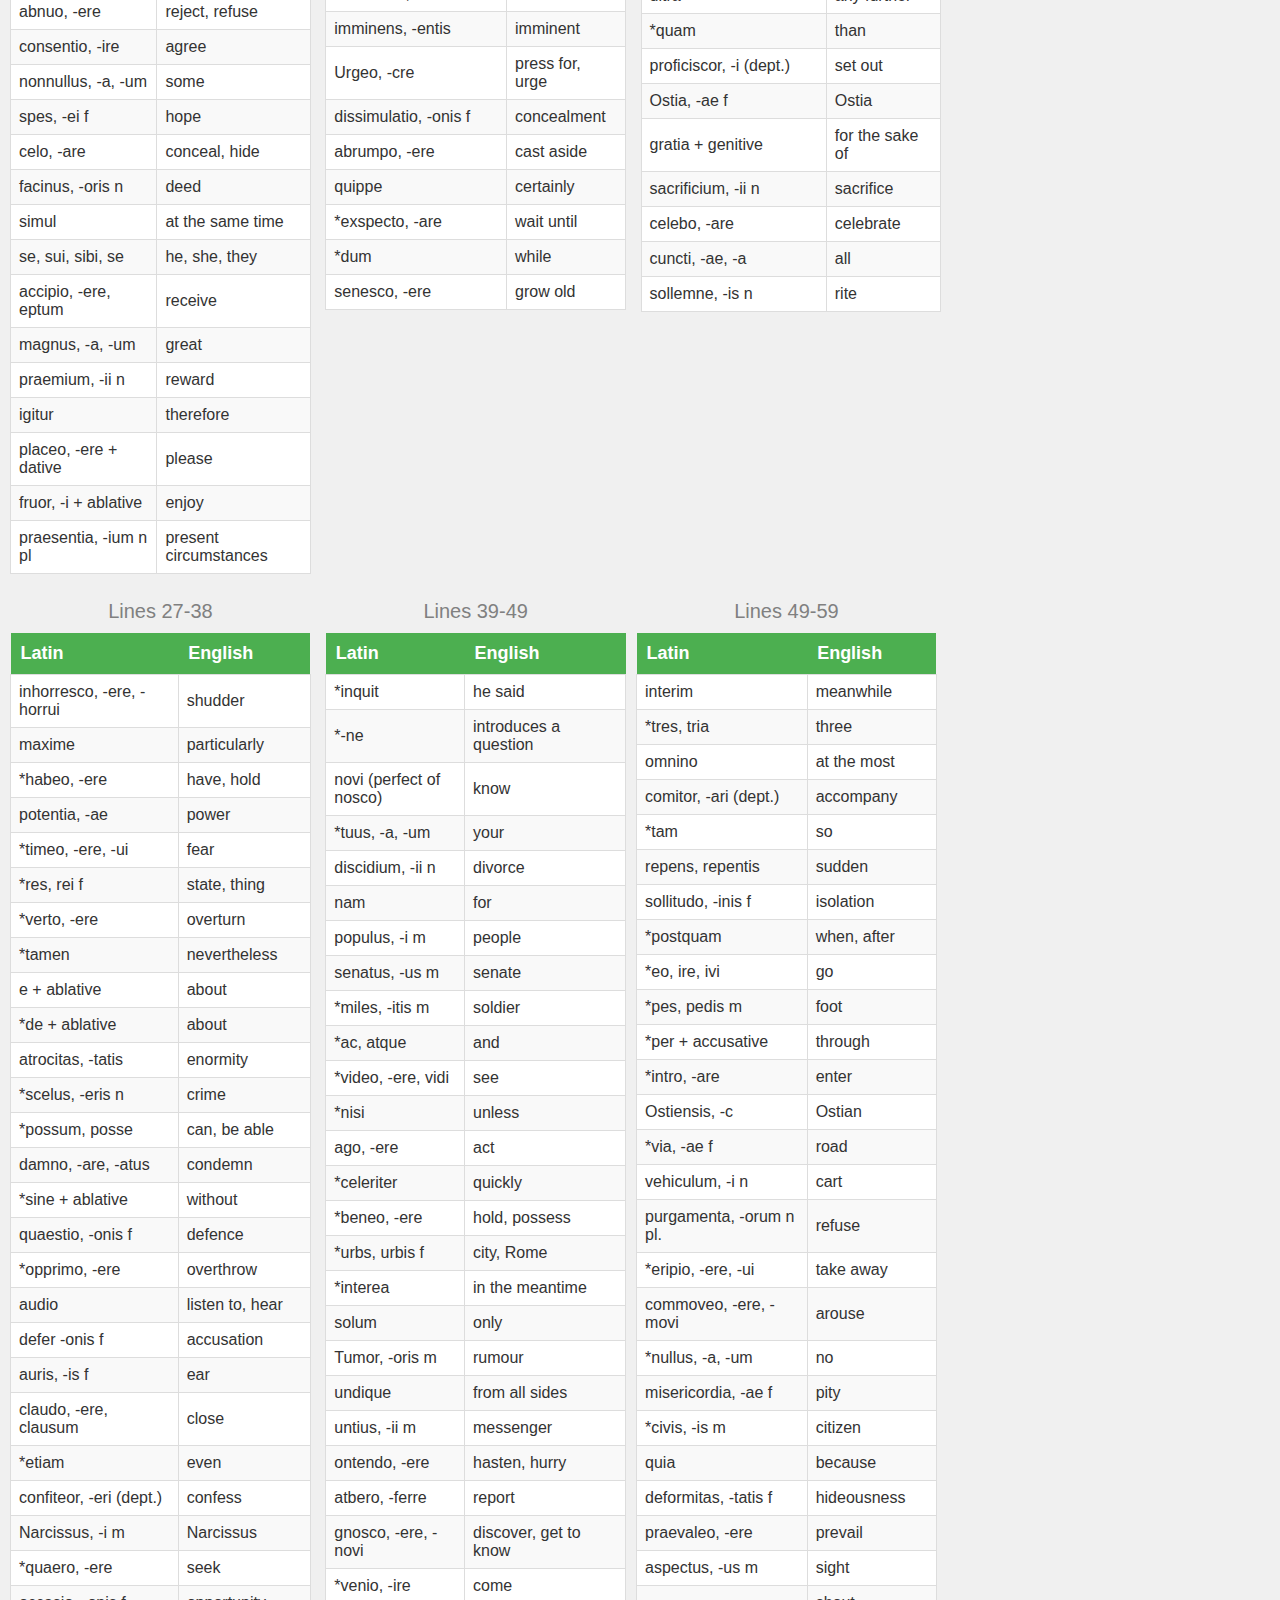
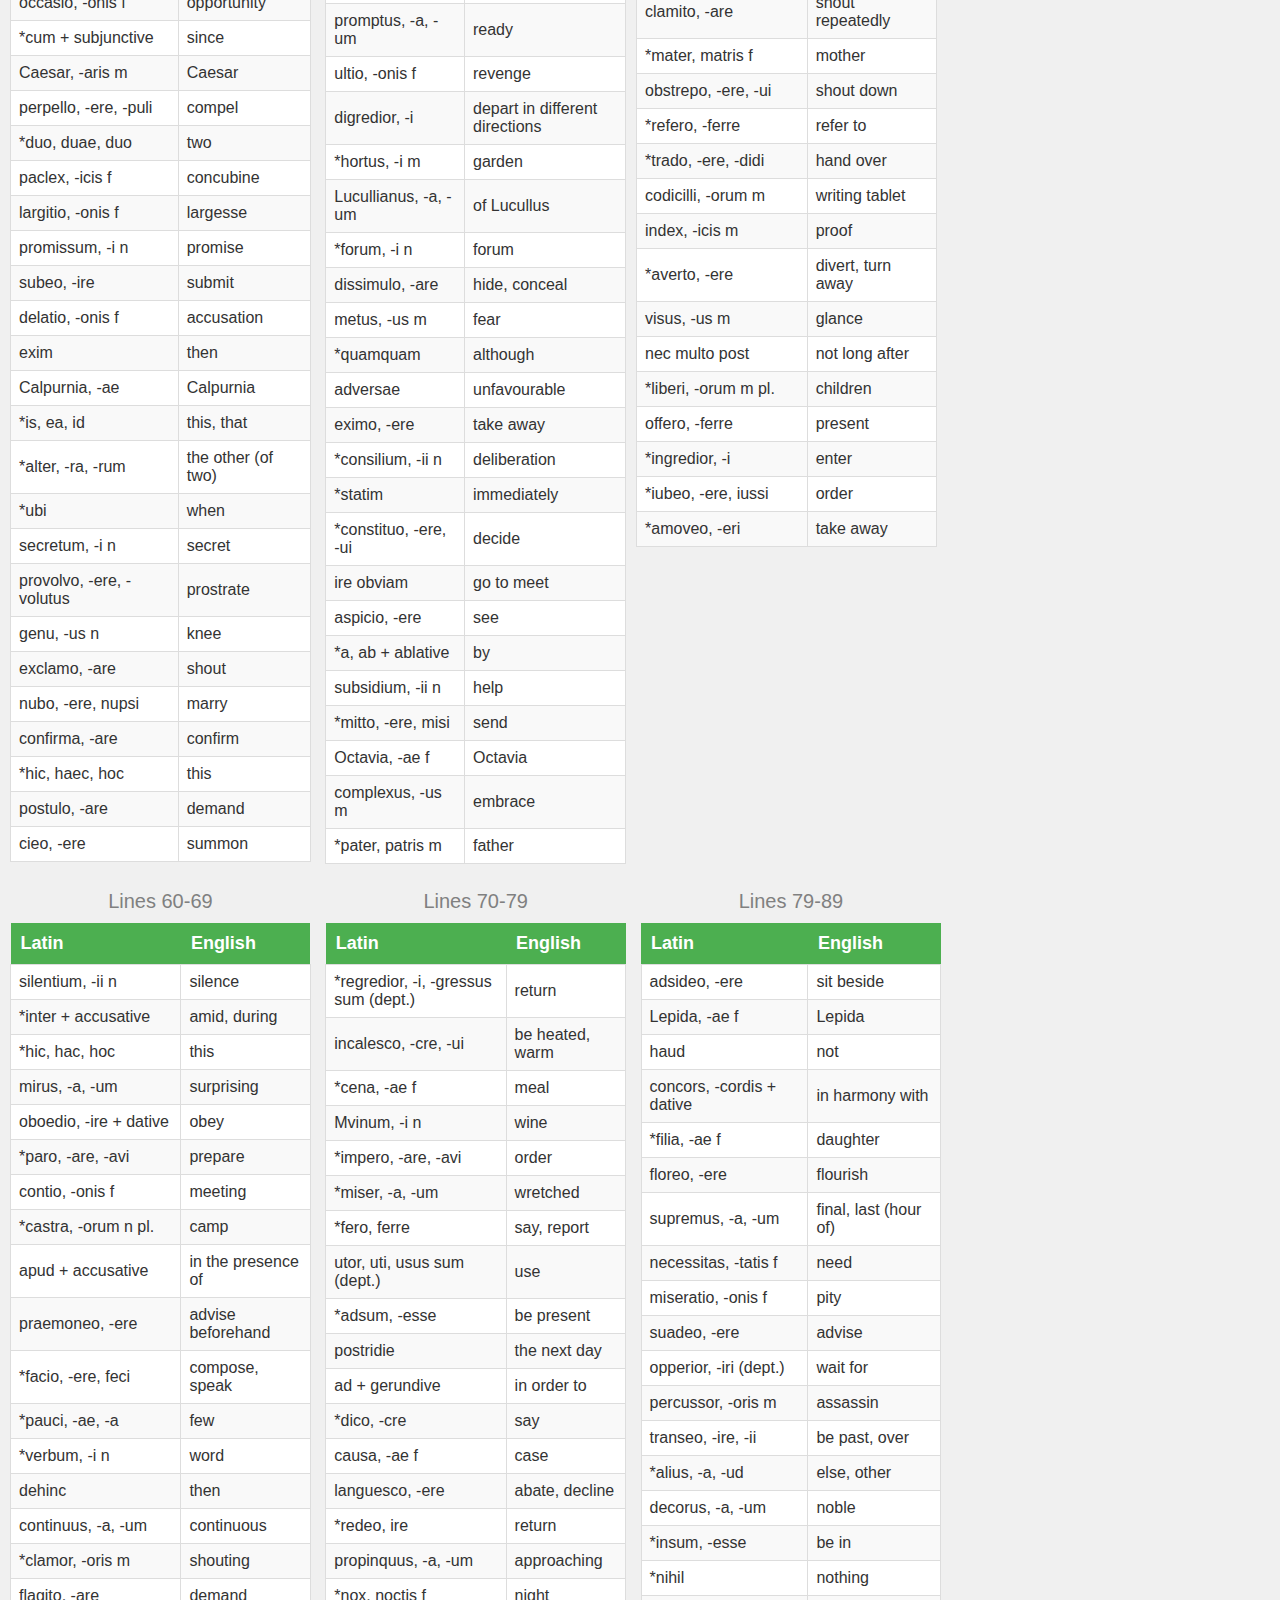
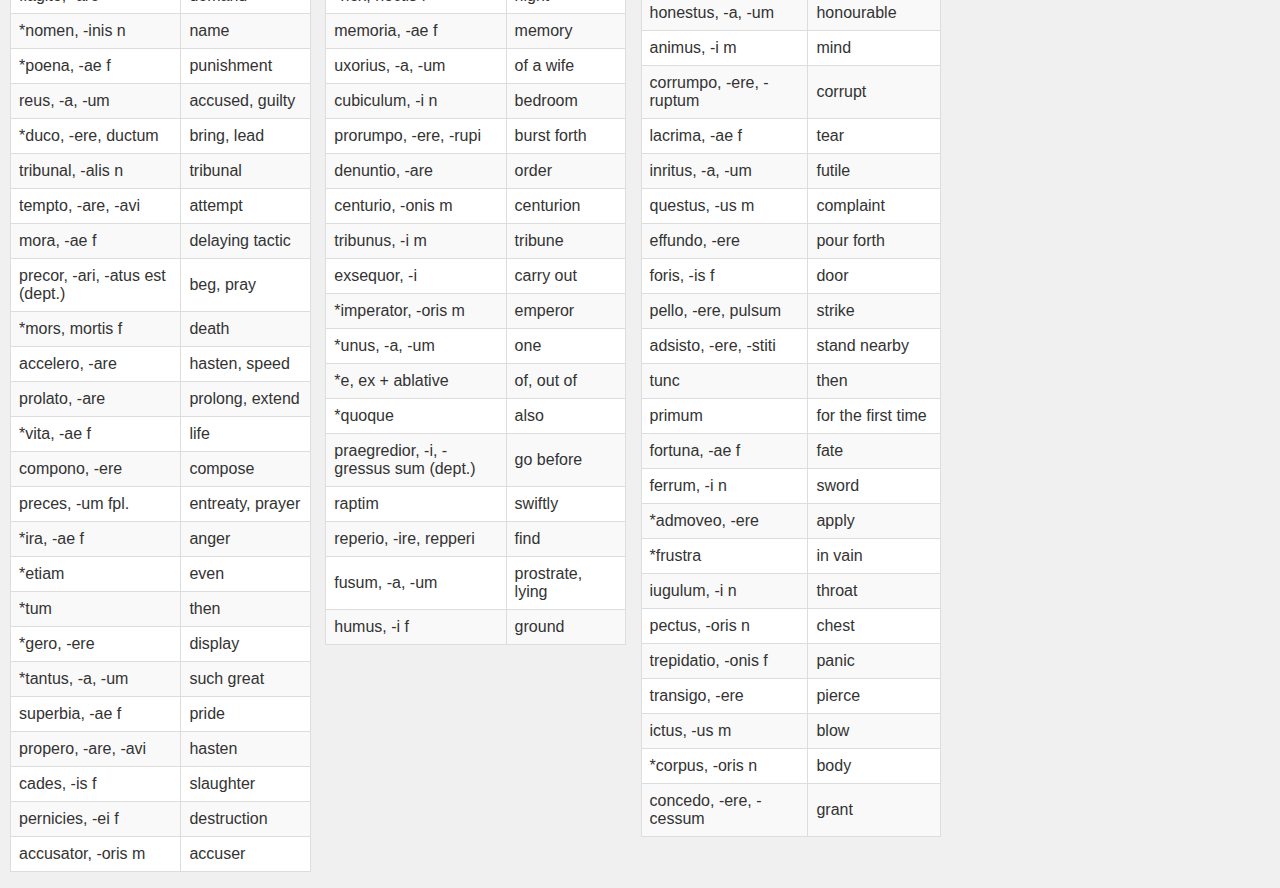
<file: mvocab.html>
<!DOCTYPE html>
<html lang="en">
<head>
    <meta charset="UTF-8">
    <meta name="viewport" content="width=device-width, initial-scale=1.0">
    <title>Vocabulary Table</title>
    <link rel="stylesheet" href="vocab.css">
    <link rel="icon" type="image/jpg" href="favicon.svg">
</head>
<body>
    <header>
        <h1>Vocabulary List</h1>
        <a href="index.html">Home</a>
        <a href="messalina.html">Set text</a>
    </header>

    <br><br><br><br><br><br><br>
    <p>
    <table>
        <caption>Lines 1-8</caption>
        <thead><tr><th>Latin</th><th>English</th></tr></thead>
        <tbody>
            <tr><td>Messalina, -ae</td><td>Messalina</td></tr>
            <tr><td>incendo, -ere, incensum</td><td>fire</td></tr>
            <tr><td>novus, -a, -um</td><td>new</td></tr>
            <tr><td>et quasi</td><td>and, also almost, virtually</td></tr>
            <tr><td>insanus, -a, -um</td><td>mad</td></tr>
            <tr><td>amor, -oris m</td><td>love</td></tr>
            <tr><td>nam</td><td>for</td></tr>
            <tr><td>exardeo, -ere, arsi</td><td>burn (with love)</td></tr>
            <tr><td>in + accusative</td><td>towards, for</td></tr>
            <tr><td>C. Silius, -ii m</td><td>Caius Silius</td></tr>
            <tr><td>pulcher, -ra, -rum</td><td>handsome</td></tr>
            <tr><td>Romanus, -a, -um</td><td>Roman</td></tr>
            <tr><td>iuventus, -tutis</td><td>youth</td></tr>
            <tr><td>ita</td><td>to such an extent that</td></tr>
            <tr><td>ut + subjunctive</td><td>so that</td></tr>
            <tr><td>exturbo, -are</td><td>drive out</td></tr>
            <tr><td>Iunia Silana, -ae f</td><td>Junia Silana</td></tr>
            <tr><td>nobilis, -e</td><td>noble</td></tr>
            <tr><td>femina, -ae</td><td>woman</td></tr>
            <tr><td>matrimonium, -ii n</td><td>marriage</td></tr>
            <tr><td>eius</td><td>her</td></tr>
            <tr><td>que</td><td>and</td></tr>
            <tr><td>potior, -iri + ablative</td><td>get possession of</td></tr>
            <tr><td>liber, -a, -um</td><td>free, unrestricted</td></tr>
            <tr><td>adulter, -i m/f</td><td>adulterer</td></tr>
            <tr><td>sum, esse</td><td>am</td></tr>
            <tr><td>ncc, neque</td><td>and not, neither</td></tr>
            <tr><td>nescius, -a, -um</td><td>unaware of</td></tr>
            <tr><td>flagitium, -ii n</td><td>disgrace</td></tr>
            <tr><td>aut</td><td>or</td></tr>
            <tr><td>periculum, -i n</td><td>danger</td></tr>
            <tr><td>sed</td><td>but</td></tr>
            <tr><td>intellego, -ere, -lexi</td><td>realise, understand</td></tr>
            <tr><td>exitium, -ii n</td><td>ruin, destruction</td></tr>
            <tr><td>certus, -a, -um</td><td>certain</td></tr>
            <tr><td>si</td><td>if</td></tr>
            <tr><td>abnuo, -ere</td><td>reject, refuse</td></tr>
            <tr><td>consentio, -ire</td><td>agree</td></tr>
            <tr><td>nonnullus, -a, -um</td><td>some</td></tr>
            <tr><td>spes, -ei f</td><td>hope</td></tr>
            <tr><td>celo, -are</td><td>conceal, hide</td></tr>
            <tr><td>facinus, -oris n</td><td>deed</td></tr>
            <tr><td>simul</td><td>at the same time</td></tr>
            <tr><td>se, sui, sibi, se</td><td>he, she, they</td></tr>
            <tr><td>accipio, -ere, eptum</td><td>receive</td></tr>
            <tr><td>magnus, -a, -um</td><td>great</td></tr>
            <tr><td>praemium, -ii n</td><td>reward</td></tr>
            <tr><td>igitur</td><td>therefore</td></tr>
            <tr><td>placeo, -ere + dative</td><td>please</td></tr>
            <tr><td>fruor, -i + ablative</td><td>enjoy</td></tr>
            <tr><td>praesentia, -ium n pl</td><td>present circumstances</td></tr>
        </tbody>
    </table>

    <table>
        <caption>Lines 8-17</caption> <!-- New table -->
        <thead><tr><th>Latin</th><th>English</th></tr></thead>
        <tbody>
            <tr><td>*ille, illa, illud</td><td>he, she, it, that</td></tr>
            <tr><td>ventito, -are</td><td>visit frequently</td></tr>
            <tr><td>*domus, -us f</td><td>house</td></tr>
            <tr><td>*non furtim</td><td>not secretly</td></tr>
            <tr><td>*scd</td><td>but with</td></tr>
            <tr><td>cum +ablative</td><td>with</td></tr>
            <tr><td>multus, -a, -um</td><td>much, many</td></tr>
            <tr><td>comes, -itis m/f</td><td>companion</td></tr>
            <tr><td>adhaerco, -ere</td><td>cling to</td></tr>
            <tr><td>*egredior, -i (dept.)</td><td>go out</td></tr>
            <tr><td>*do, dare (ops), opis f</td><td>give</td></tr>
            <tr><td>honos, -oris m</td><td>honour</td></tr>
            <tr><td>postremo</td><td>finally</td></tr>
            <tr><td>*servus, -i m</td><td>slave</td></tr>
            <tr><td>*libertus, -i m</td><td>freedman</td></tr>
            <tr><td>paratus, -us m</td><td>furnishing</td></tr>
            <tr><td>*princeps, -ipis m</td><td>emperor</td></tr>
            <tr><td>*saepe</td><td>often</td></tr>
            <tr><td>*video, -ere</td><td>see</td></tr>
            <tr><td>apud + accusative</td><td>at the house of</td></tr>
            <tr><td>Claudius, -ii m</td><td>but Claudius</td></tr>
            <tr><td>ignarus, -a, -um + genitive</td><td>ignorant of</td></tr>
            <tr><td>*suus, -a, -um</td><td>his, her, their</td></tr>
            <tr><td>*iam</td><td>now</td></tr>
            <tr><td>*propter+ accusative</td><td>because of</td></tr>
            <tr><td>facilitas, -tatis f</td><td>casiness</td></tr>
            <tr><td>adulterium, -ii n</td><td>adultery</td></tr>
            <tr><td>*verto, -ere, versum</td><td>turn</td></tr>
            <tr><td>*ad + accusative</td><td>to, towards</td></tr>
            <tr><td>libido, -inis f</td><td>lust</td></tr>
            <tr><td>sive</td><td>whether</td></tr>
            <tr><td>fatalis, -insania, -ac I</td><td>fateful</td></tr>
            <tr><td>an</td><td>or</td></tr>
            <tr><td>reor, reri, ratus sum (dept.)</td><td>think</td></tr>
            <tr><td>ipse, -a, -um</td><td>very, self</td></tr>
            <tr><td>*periculum, -i r</td><td>danger</td></tr>
            <tr><td>remedium, -ii n</td><td>cure</td></tr>
            <tr><td>imminens, -entis</td><td>imminent</td></tr>
            <tr><td>Urgeo, -cre</td><td>press for, urge</td></tr>
            <tr><td>dissimulatio, -onis f</td><td>concealment</td></tr>
            <tr><td>abrumpo, -ere</td><td>cast aside</td></tr>
            <tr><td>quippe</td><td>certainly</td></tr>
            <tr><td>*exspecto, -are</td><td>wait until</td></tr>
            <tr><td>*dum</td><td>while</td></tr>
            <tr><td>senesco, -ere</td><td>grow old</td></tr>
        </tbody>
    </table>

    <table>
        <caption>Lines 17-29</caption> <!-- New table -->
        <thead><tr><th>Latin</th><th>English</th></tr></thead>
        <tbody>
            <tr><td>caelebs, -libis</td><td>single</td></tr>
            <tr><td>orbus, -a, -um</td><td>childless</td></tr>
            <tr><td>*paratus, -a, -um</td><td>ready, prepared</td></tr>
            <tr><td>nuptiae, -arum fpl</td><td>marriage</td></tr>
            <tr><td>adopto, -are</td><td>adopt</td></tr>
            <tr><td>Britannicus, -i m</td><td>Britannicus</td></tr>
            <tr><td>*idem, eadem, idem</td><td>the same</td></tr>
            <tr><td>potentia, -ae f</td><td>power</td></tr>
            <tr><td>*manco, -ere, mansum</td><td>remain</td></tr>
            <tr><td>addo, -ere, additum</td><td>add</td></tr>
            <tr><td>securitas, -atis f</td><td>security</td></tr>
            <tr><td>praevenio, -ire</td><td>forestall</td></tr>
            <tr><td>*qui, quae, quod</td><td>who, which</td></tr>
            <tr><td>incautus, -a, -um</td><td>oblivious</td></tr>
            <tr><td>insidiae, -arum fpl</td><td>treachery, plot</td></tr>
            <tr><td>*celer, celeris, celere</td><td>quick, swift</td></tr>
            <tr><td>*ira, -ae f</td><td>anger</td></tr>
            <tr><td>haesito, -are, -avi</td><td>hesitate</td></tr>
            <tr><td>*diu</td><td>for a long time</td></tr>
            <tr><td>*maritus, -i m</td><td>husband</td></tr>
            <tr><td>vereor, -eri, veritus sum (dept.)</td><td>fear</td></tr>
            <tr><td>*ne</td><td>lest, that</td></tr>
            <tr><td>adipiscor, -i, adeptus sum (dept.)</td><td>obtain</td></tr>
            <tr><td>*summa, -orum npl</td><td>supreme power</td></tr>
            <tr><td>Sperno, -ere</td><td>spurn, reject</td></tr>
            <tr><td>*tandem</td><td>at length, finally</td></tr>
            <tr><td>*persuadeo, -ere, -suasum</td><td>persuade</td></tr>
            <tr><td>*enim</td><td>for</td></tr>
            <tr><td>concupio, -ere, -ivi</td><td>crave, covet</td></tr>
            <tr><td>nomen, -inis n</td><td>title, name</td></tr>
            <tr><td>ob + accusative</td><td>because of</td></tr>
            <tr><td>magnitudo, -inis f</td><td>magnitude</td></tr>
            <tr><td>infamia, -ae f</td><td>disgrace</td></tr>
            <tr><td>moror, -ari, -atus sum (dept.)</td><td>delay</td></tr>
            <tr><td>ultra</td><td>any further</td></tr>
            <tr><td>*quam</td><td>than</td></tr>
            <tr><td>proficiscor, -i (dept.)</td><td>set out</td></tr>
            <tr><td>Ostia, -ae f</td><td>Ostia</td></tr>
            <tr><td>gratia + genitive</td><td>for the sake of</td></tr>
            <tr><td>sacrificium, -ii n</td><td>sacrifice</td></tr>
            <tr><td>celebо, -are</td><td>celebrate</td></tr>
            <tr><td>cuncti, -ae, -a</td><td>all</td></tr>
            <tr><td>sollemne, -is n</td><td>rite</td></tr>
        </tbody>
    </table>
</p>
<p>
    <table>
        <caption>Lines 27-38</caption> <!-- New table -->
        <thead><tr><th>Latin</th><th>English</th></tr></thead>
        <tbody>
            <tr><td>inhorresco, -ere, -horrui</td><td>shudder</td></tr>
            <tr><td>maxime</td><td>particularly</td></tr>
            <tr><td>*habeo, -ere</td><td>have, hold</td></tr>
            <tr><td>potentia, -ae</td><td>power</td></tr>
            <tr><td>*timeo, -ere, -ui</td><td>fear</td></tr>
            <tr><td>*res, rei f</td><td>state, thing</td></tr>
            <tr><td>*verto, -ere</td><td>overturn</td></tr>
            <tr><td>*tamen</td><td>nevertheless</td></tr>
            <tr><td>e + ablative</td><td>about</td></tr>
            <tr><td>*de + ablative</td><td>about</td></tr>
            <tr><td>atrocitas, -tatis</td><td>enormity</td></tr>
            <tr><td>*scelus, -eris n</td><td>crime</td></tr>
            <tr><td>*possum, posse</td><td>can, be able</td></tr>
            <tr><td>damno, -are, -atus</td><td>condemn</td></tr>
            <tr><td>*sine + ablative</td><td>without</td></tr>
            <tr><td>quaestio, -onis f</td><td>defence</td></tr>
            <tr><td>*opprimo, -ere</td><td>overthrow</td></tr>
            <tr><td>audio</td><td>listen to, hear</td></tr>
            <tr><td>defer -onis f</td><td>accusation</td></tr>
            <tr><td>auris, -is f</td><td>ear</td></tr>
            <tr><td>claudo, -ere, clausum</td><td>close</td></tr>
            <tr><td>*etiam</td><td>even</td></tr>
            <tr><td>confiteor, -eri (dept.)</td><td>confess</td></tr>
            <tr><td>Narcissus, -i m</td><td>Narcissus</td></tr>
            <tr><td>*quaero, -ere</td><td>seek</td></tr>
            <tr><td>occasio, -onis f</td><td>opportunity</td></tr>
            <tr><td>*cum + subjunctive</td><td>since</td></tr>
            <tr><td>Caesar, -aris m</td><td>Caesar</td></tr>
            <tr><td>perpello, -ere, -puli</td><td>compel</td></tr>
            <tr><td>*duo, duae, duo</td><td>two</td></tr>
            <tr><td>paclex, -icis f</td><td>concubine</td></tr>
            <tr><td>largitio, -onis f</td><td>largesse</td></tr>
            <tr><td>promissum, -i n</td><td>promise</td></tr>
            <tr><td>subeo, -ire</td><td>submit</td></tr>
            <tr><td>delatio, -onis f</td><td>accusation</td></tr>
            <tr><td>exim</td><td>then</td></tr>
            <tr><td>Calpurnia, -ae</td><td>Calpurnia</td></tr>
            <tr><td>*is, ea, id</td><td>this, that</td></tr>
            <tr><td>*alter, -ra, -rum</td><td>the other (of two)</td></tr>
            <tr><td>*ubi</td><td>when</td></tr>
            <tr><td>secretum, -i n</td><td>secret</td></tr>
            <tr><td>provolvo, -ere, -volutus</td><td>prostrate</td></tr>
            <tr><td>genu, -us n</td><td>knee</td></tr>
            <tr><td>exclamo, -are</td><td>shout</td></tr>
            <tr><td>nubo, -ere, nupsi</td><td>marry</td></tr>
            <tr><td>confirma, -are</td><td>confirm</td></tr>
            <tr><td>*hic, haec, hoc</td><td>this</td></tr>
            <tr><td>postulo, -are</td><td>demand</td></tr>
            <tr><td>cieo, -ere</td><td>summon</td></tr>
        </tbody>
    </table>

    <table>
        <caption>Lines 39-49</caption> <!-- New table -->
        <thead><tr><th>Latin</th><th>English</th></tr></thead>
        <tbody>
            <tr><td>*inquit</td><td>he said</td></tr>
            <tr><td>*-ne</td><td>introduces a question</td></tr>
            <tr><td>novi (perfect of nosco)</td><td>know</td></tr>
            <tr><td>*tuus, -a, -um</td><td>your</td></tr>
            <tr><td>discidium, -ii n</td><td>divorce</td></tr>
            <tr><td>nam</td><td>for</td></tr>
            <tr><td>populus, -i m</td><td>people</td></tr>
            <tr><td>senatus, -us m</td><td>senate</td></tr>
            <tr><td>*miles, -itis m</td><td>soldier</td></tr>
            <tr><td>*ac, atque</td><td>and</td></tr>
            <tr><td>*video, -ere, vidi</td><td>see</td></tr>
            <tr><td>*nisi</td><td>unless</td></tr>
            <tr><td>ago, -ere</td><td>act</td></tr>
            <tr><td>*celeriter</td><td>quickly</td></tr>
            <tr><td>*beneo, -ere</td><td>hold, possess</td></tr>
            <tr><td>*urbs, urbis f</td><td>city, Rome</td></tr>
            <tr><td>*interea</td><td>in the meantime</td></tr>
            <tr><td>solum</td><td>only</td></tr>
            <tr><td>Tumor, -oris m</td><td>rumour</td></tr>
            <tr><td>undique</td><td>from all sides</td></tr>
            <tr><td>untius, -ii m</td><td>messenger</td></tr>
            <tr><td>ontendo, -ere</td><td>hasten, hurry</td></tr>
            <tr><td>atbero, -ferre</td><td>report</td></tr>
            <tr><td>gnosco, -ere, -novi</td><td>discover, get to know</td></tr>
            <tr><td>*venio, -ire</td><td>come</td></tr>
            <tr><td>promptus, -a, -um</td><td>ready</td></tr>
            <tr><td>ultio, -onis f</td><td>revenge</td></tr>
            <tr><td>digredior, -i</td><td>depart in different directions</td></tr>
            <tr><td>*hortus, -i m</td><td>garden</td></tr>
            <tr><td>Lucullianus, -a, -um</td><td>of Lucullus</td></tr>
            <tr><td>*forum, -i n</td><td>forum</td></tr>
            <tr><td>dissimulo, -are</td><td>hide, conceal</td></tr>
            <tr><td>metus, -us m</td><td>fear</td></tr>
            <tr><td>*quamquam</td><td>although</td></tr>
            <tr><td>adversae</td><td>unfavourable</td></tr>
            <tr><td>eximo, -ere</td><td>take away</td></tr>
            <tr><td>*consilium, -ii n</td><td>deliberation</td></tr>
            <tr><td>*statim</td><td>immediately</td></tr>
            <tr><td>*constituo, -ere, -ui</td><td>decide</td></tr>
            <tr><td>ire obviam</td><td>go to meet</td></tr>
            <tr><td>aspicio, -ere</td><td>see</td></tr>
            <tr><td>*a, ab + ablative</td><td>by</td></tr>
            <tr><td>subsidium, -ii n</td><td>help</td></tr>
            <tr><td>*mitto, -ere, misi</td><td>send</td></tr>
            <tr><td>Octavia, -ae f</td><td>Octavia</td></tr>
            <tr><td>complexus, -us m</td><td>embrace</td></tr>
            <tr><td>*pater, patris m</td><td>father</td></tr>
        </tbody>

    <table>
        <caption>Lines 49-59</caption> <!-- New table -->
        <thead><tr><th>Latin</th><th>English</th></tr></thead>
        <tbody>
            <tr><td>interim</td><td>meanwhile</td></tr>
            <tr><td>*tres, tria</td><td>three</td></tr>
            <tr><td>omnino</td><td>at the most</td></tr>
            <tr><td>comitor, -ari (dept.)</td><td>accompany</td></tr>
            <tr><td>*tam</td><td>so</td></tr>
            <tr><td>repens, repentis</td><td>sudden</td></tr>
            <tr><td>sollitudo, -inis f</td><td>isolation</td></tr>
            <tr><td>*postquam</td><td>when, after</td></tr>
            <tr><td>*eo, ire, ivi</td><td>go</td></tr>
            <tr><td>*pes, pedis m</td><td>foot</td></tr>
            <tr><td>*per + accusative</td><td>through</td></tr>
            <tr><td>*intro, -are</td><td>enter</td></tr>
            <tr><td>Ostiensis, -c</td><td>Ostian</td></tr>
            <tr><td>*via, -ae f</td><td>road</td></tr>
            <tr><td>vehiculum, -i n</td><td>cart</td></tr>
            <tr><td>purgamenta, -orum n pl.</td><td>refuse</td></tr>
            <tr><td>*eripio, -ere, -ui</td><td>take away</td></tr>
            <tr><td>commoveo, -ere, -movi</td><td>arouse</td></tr>
            <tr><td>*nullus, -a, -um</td><td>no</td></tr>
            <tr><td>misericordia, -ae f</td><td>pity</td></tr>
            <tr><td>*civis, -is m</td><td>citizen</td></tr>
            <tr><td>quia</td><td>because</td></tr>
            <tr><td>deformitas, -tatis f</td><td>hideousness</td></tr>
            <tr><td>praevaleo, -ere</td><td>prevail</td></tr>
            <tr><td>aspectus, -us m</td><td>sight</td></tr>
            <tr><td>clamito, -are</td><td>shout repeatedly</td></tr>
            <tr><td>*mater, matris f</td><td>mother</td></tr>
            <tr><td>obstrepo, -ere, -ui</td><td>shout down</td></tr>
            <tr><td>*refero, -ferre</td><td>refer to</td></tr>
            <tr><td>*trado, -ere, -didi</td><td>hand over</td></tr>
            <tr><td>codicilli, -orum m</td><td>writing tablet</td></tr>
            <tr><td>index, -icis m</td><td>proof</td></tr>
            <tr><td>*averto, -ere</td><td>divert, turn away</td></tr>
            <tr><td>visus, -us m</td><td>glance</td></tr>
            <tr><td>nec multo post</td><td>not long after</td></tr>
            <tr><td>*liberi, -orum m pl.</td><td>children</td></tr>
            <tr><td>offero, -ferre</td><td>present</td></tr>
            <tr><td>*ingredior, -i</td><td>enter</td></tr>
            <tr><td>*iubeo, -ere, iussi</td><td>order</td></tr>
            <tr><td>*amoveo, -eri</td><td>take away</td></tr>
        </tbody>
    </table>
</p>
<p>
    <table>
        <caption>Lines 60-69</caption> <!-- New table -->
        <thead><tr><th>Latin</th><th>English</th></tr></thead>
        <tbody>
            <tr><td>silentium, -ii n</td><td>silence</td></tr>
            <tr><td>*inter + accusative</td><td>amid, during</td></tr>
            <tr><td>*hic, hac, hoc</td><td>this</td></tr>
            <tr><td>mirus, -a, -um</td><td>surprising</td></tr>
            <tr><td>oboedio, -ire + dative</td><td>obey</td></tr>
            <tr><td>*paro, -are, -avi</td><td>prepare</td></tr>
            <tr><td>contio, -onis f</td><td>meeting</td></tr>
            <tr><td>*castra, -orum n pl.</td><td>camp</td></tr>
            <tr><td>apud + accusative</td><td>in the presence of</td></tr>
            <tr><td>praemoneo, -ere</td><td>advise beforehand</td></tr>
            <tr><td>*facio, -ere, feci</td><td>compose, speak</td></tr>
            <tr><td>*pauci, -ae, -a</td><td>few</td></tr>
            <tr><td>*verbum, -i n</td><td>word</td></tr>
            <tr><td>dehinc</td><td>then</td></tr>
            <tr><td>continuus, -a, -um</td><td>continuous</td></tr>
            <tr><td>*clamor, -oris m</td><td>shouting</td></tr>
            <tr><td>flagito, -are</td><td>demand</td></tr>
            <tr><td>*nomen, -inis n</td><td>name</td></tr>
            <tr><td>*poena, -ae f</td><td>punishment</td></tr>
            <tr><td>reus, -a, -um</td><td>accused, guilty</td></tr>
            <tr><td>*duco, -ere, ductum</td><td>bring, lead</td></tr>
            <tr><td>tribunal, -alis n</td><td>tribunal</td></tr>
            <tr><td>tempto, -are, -avi</td><td>attempt</td></tr>
            <tr><td>mora, -ae f</td><td>delaying tactic</td></tr>
            <tr><td>precor, -ari, -atus est (dept.)</td><td>beg, pray</td></tr>
            <tr><td>*mors, mortis f</td><td>death</td></tr>
            <tr><td>accelero, -are</td><td>hasten, speed</td></tr>
            <tr><td>prolato, -are</td><td>prolong, extend</td></tr>
            <tr><td>*vita, -ae f</td><td>life</td></tr>
            <tr><td>compono, -ere</td><td>compose</td></tr>
            <tr><td>preces, -um fpl.</td><td>entreaty, prayer</td></tr>
            <tr><td>*ira, -ae f</td><td>anger</td></tr>
            <tr><td>*etiam</td><td>even</td></tr>
            <tr><td>*tum</td><td>then</td></tr>
            <tr><td>*gero, -ere</td><td>display</td></tr>
            <tr><td>*tantus, -a, -um</td><td>such great</td></tr>
            <tr><td>superbia, -ae f</td><td>pride</td></tr>
            <tr><td>propero, -are, -avi</td><td>hasten</td></tr>
            <tr><td>cades, -is f</td><td>slaughter</td></tr>
            <tr><td>pernicies, -ei f</td><td>destruction</td></tr>
            <tr><td>accusator, -oris m</td><td>accuser</td></tr>
        </tbody>
    </table>

    <table>
        <caption>Lines 70-79</caption> <!-- New table -->
        <thead><tr><th>Latin</th><th>English</th></tr></thead>
        <tbody>
            <tr><td>*regredior, -i, -gressus sum (dept.)</td><td>return</td></tr>
            <tr><td>incalesco, -cre, -ui</td><td>be heated, warm</td></tr>
            <tr><td>*cena, -ae f</td><td>meal</td></tr>
            <tr><td>Mvinum, -i n</td><td>wine</td></tr>
            <tr><td>*impero, -are, -avi</td><td>order</td></tr>
            <tr><td>*miser, -a, -um</td><td>wretched</td></tr>
            <tr><td>*fero, ferre</td><td>say, report</td></tr>
            <tr><td>utor, uti, usus sum (dept.)</td><td>use</td></tr>
            <tr><td>*adsum, -esse</td><td>be present</td></tr>
            <tr><td>postridie</td><td>the next day</td></tr>
            <tr><td>ad + gerundive</td><td>in order to</td></tr>
            <tr><td>*dico, -cre</td><td>say</td></tr>
            <tr><td>causa, -ae f</td><td>case</td></tr>
            <tr><td>languesco, -ere</td><td>abate, decline</td></tr>
            <tr><td>*redeo, ire</td><td>return</td></tr>
            <tr><td>propinquus, -a, -um</td><td>approaching</td></tr>
            <tr><td>*nox, noctis f</td><td>night</td></tr>
            <tr><td>memoria, -ae f</td><td>memory</td></tr>
            <tr><td>uxorius, -a, -um</td><td>of a wife</td></tr>
            <tr><td>cubiculum, -i n</td><td>bedroom</td></tr>
            <tr><td>prorumpo, -ere, -rupi</td><td>burst forth</td></tr>
            <tr><td>denuntio, -are</td><td>order</td></tr>
            <tr><td>centurio, -onis m</td><td>centurion</td></tr>
            <tr><td>tribunus, -i m</td><td>tribune</td></tr>
            <tr><td>exsequor, -i</td><td>carry out</td></tr>
            <tr><td>*imperator, -oris m</td><td>emperor</td></tr>
            <tr><td>*unus, -a, -um</td><td>one</td></tr>
            <tr><td>*e, ex + ablative</td><td>of, out of</td></tr>
            <tr><td>*quoque</td><td>also</td></tr>
            <tr><td>praegredior, -i, -gressus sum (dept.)</td><td>go before</td></tr>
            <tr><td>raptim</td><td>swiftly</td></tr>
            <tr><td>reperio, -ire, repperi</td><td>find</td></tr>
            <tr><td>fusum, -a, -um</td><td>prostrate, lying</td></tr>
            <tr><td>humus, -i f</td><td>ground</td></tr>
        </tbody>
    </table>

    <table>
        <caption>Lines 79-89</caption> <!-- New table -->
        <thead><tr><th>Latin</th><th>English</th></tr></thead>
        <tbody>
            <tr><td>adsideo, -ere</td><td>sit beside</td></tr>
            <tr><td>Lepida, -ae f</td><td>Lepida</td></tr>
            <tr><td>haud</td><td>not</td></tr>
            <tr><td>concors, -cordis + dative</td><td>in harmony with</td></tr>
            <tr><td>*filia, -ae f</td><td>daughter</td></tr>
            <tr><td>floreo, -ere</td><td>flourish</td></tr>
            <tr><td>supremus, -a, -um</td><td>final, last (hour of)</td></tr>
            <tr><td>necessitas, -tatis f</td><td>need</td></tr>
            <tr><td>miseratio, -onis f</td><td>pity</td></tr>
            <tr><td>suadeo, -ere</td><td>advise</td></tr>
            <tr><td>opperior, -iri (dept.)</td><td>wait for</td></tr>
            <tr><td>percussor, -oris m</td><td>assassin</td></tr>
            <tr><td>transeo, -ire, -ii</td><td>be past, over</td></tr>
            <tr><td>*alius, -a, -ud</td><td>else, other</td></tr>
            <tr><td>decorus, -a, -um</td><td>noble</td></tr>
            <tr><td>*insum, -esse</td><td>be in</td></tr>
            <tr><td>*nihil</td><td>nothing</td></tr>
            <tr><td>honestus, -a, -um</td><td>honourable</td></tr>
            <tr><td>animus, -i m</td><td>mind</td></tr>
            <tr><td>corrumpo, -ere, -ruptum</td><td>corrupt</td></tr>
            <tr><td>lacrima, -ae f</td><td>tear</td></tr>
            <tr><td>inritus, -a, -um</td><td>futile</td></tr>
            <tr><td>questus, -us m</td><td>complaint</td></tr>
            <tr><td>effundo, -ere</td><td>pour forth</td></tr>
            <tr><td>foris, -is f</td><td>door</td></tr>
            <tr><td>pello, -ere, pulsum</td><td>strike</td></tr>
            <tr><td>adsisto, -ere, -stiti</td><td>stand nearby</td></tr>
            <tr><td>tunc</td><td>then</td></tr>
            <tr><td>primum</td><td>for the first time</td></tr>
            <tr><td>fortuna, -ae f</td><td>fate</td></tr>
            <tr><td>ferrum, -i n</td><td>sword</td></tr>
            <tr><td>*admoveo, -ere</td><td>apply</td></tr>
            <tr><td>*frustra</td><td>in vain</td></tr>
            <tr><td>iugulum, -i n</td><td>throat</td></tr>
            <tr><td>pectus, -oris n</td><td>chest</td></tr>
            <tr><td>trepidatio, -onis f</td><td>panic</td></tr>
            <tr><td>transigo, -ere</td><td>pierce</td></tr>
            <tr><td>ictus, -us m</td><td>blow</td></tr>
            <tr><td>*corpus, -oris n</td><td>body</td></tr>
            <tr><td>concedo, -ere, -cessum</td><td>grant</td></tr>
        </tbody>
    </table>
</p>
</body>
</html>
</file>
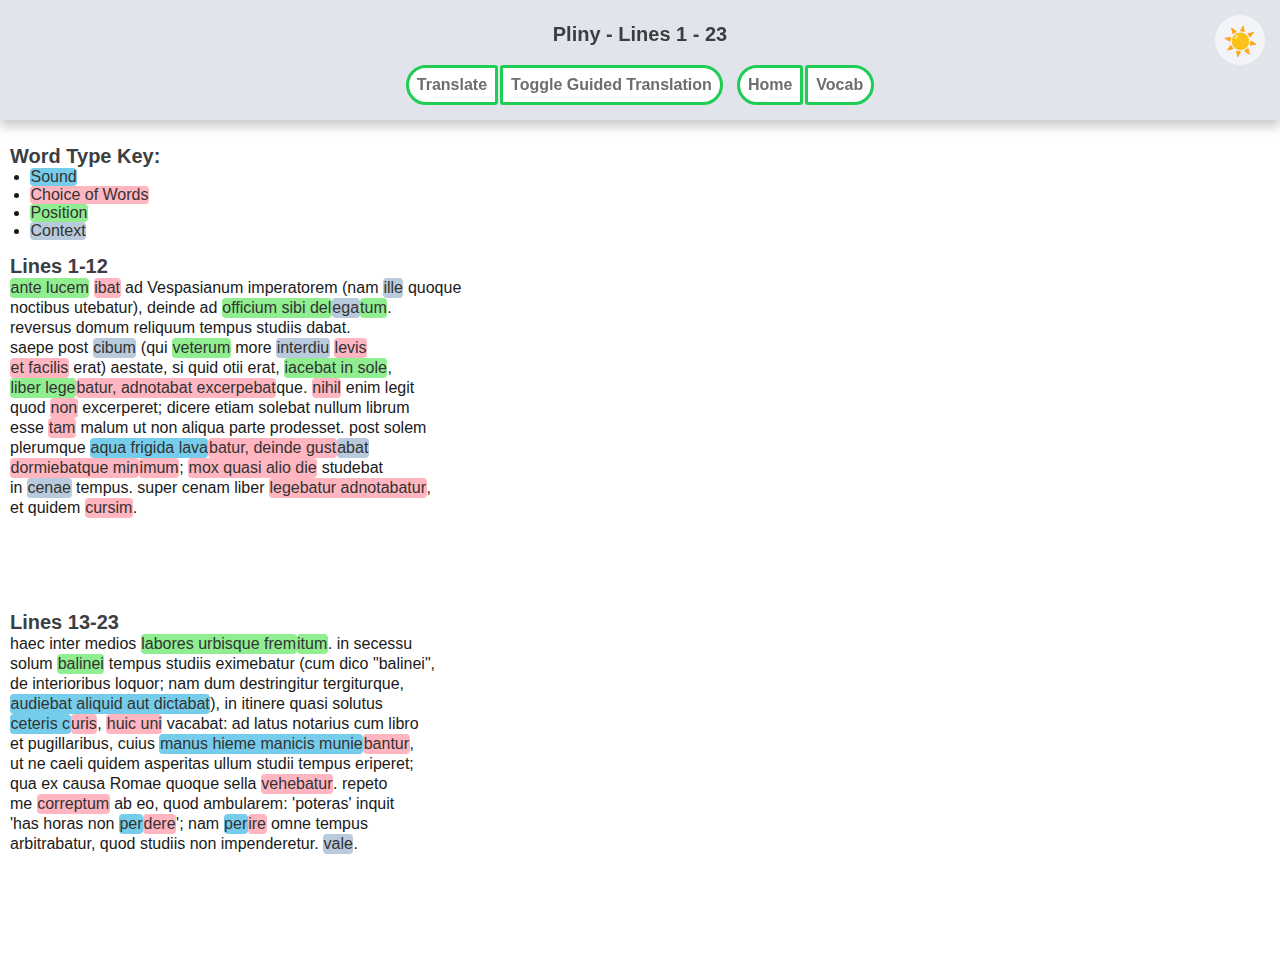
<file: pliny.html>
<!DOCTYPE html>
<html lang="en">
<head>
    <meta charset="UTF-8">
    <meta name="viewport" content="width=device-width, initial-scale=1.0">
    <title>Avunculus meus</title>
    <link rel="stylesheet" href="pliny.css">
    <script src="pliny.js"></script>
    <link rel="icon" type="image/jpg" href="favicon.svg">
</head>
<body>
    <header>
        <h1>Pliny - Lines 1 - 23</h1>
        <div class="pill-container">
            <button class="l-button" onclick="translateText()">Translate</button>
            <button class="r-button" onclick="toggleGuidedTranslation()">Toggle Guided Translation</button>
        </div>
        <div class="pill-container">
            <a class="l-button" href="index.html">Home</a>
            <a class="r-button" href="avocab.html">Vocab</a>
        </div>
        <button id="theme-toggle" onclick="toggleDarkMode()" aria-label="Toggle Theme">
            <span id="theme-icon" class="icon-sun"></span> <!-- Default to moon icon -->
        </button>
    </header>
  <div id="false-header">
    <h1>Pliny - Lines 1 - 23</h1>
        <div class="pill-container">
            <button class="l-button">Translate</button>
            <button class="r-button">Toggle Guided Translation</button>
        </div>
        <div class="pill-container">
            <a class="l-button">Home</a>
            <a class="r-button">Vocab</a>
        </div>
  </div>
  
    <div id="content">
    <div id="key">
        <strong>Word Type Key:</strong><br>
        <ul>
            <li><span class="sound" title="refers to literary techniques involving how the words are pronounced">Sound</span><br></li>
            <li><span class="choice" title="refers to literary techniques involving what kinds of words are used">Choice of Words</span><br></li>
            <li><span class="position" title="refers to literary techniques involving where a word is placed">Position</span><br></li>
            <li><span class="context" title="gives explanations on characters and certain words">Context</span><br></li>
        </ul>
    </div>

    <div id="pliny">
        <p id="latin1">
            <strong>Lines 1-12</strong><br>
            <span class="position" title="emphatic positioning"><span class="translation-number">1</span>ante <span class="translation-number">2</span>lucem</span> <span class="choice" title="imperfect tense implies repetition"><span class="translation-number">3</span>ibat</span> <span class="translation-number">4</span>ad <span class="translation-number">6</span>Vespasianum <span class="translation-number">5</span>imperatorem (<span class="translation-number">7</span>nam <span class="context" title="refers toVespasian"><span class="translation-number">8</span>ille</span> <span class="translation-number">9</span>quoque<br>
            <span class="translation-number">11</span>noctibus <span class="translation-number">10</span>utebatur), <span class="translation-number">12</span>deinde <span class="translation-number">13</span>ad <span class="position" title="ewo"><span class="translation-number">14</span>officium <span class="translation-number">16</span>sibi <span class="translation-number">15</span>del</span><span class="context" title="official work e.g. for Vespasian or as admiral">ega</span><span class="position" title="emphatic positioning">tum</span>.<br>
            <span class="translation-number">1</span>reversus <span class="translation-number">2</span>domum <span class="translation-number">4</span>reliquum <span class="translation-number">6</span>tempus <span class="translation-number">6</span>studiis <span class="translation-number">3</span>dabat.<br>
            <span class="translation-number">1</span>saepe <span class="translation-number">2</span>post <span class="context" title="lunch"><span class="translation-number">3</span>cibum</span> (<span class="translation-number">4</span>qui <span class="position" title="emphatic positioning"><span class="translation-number">6</span>veterum</span> <span class="translation-number">5</span>more <span class="context" title="being like ancestors is better"><span class="translation-number">7</span>interdiu</span> <span class="choice" title="tautology - not extravagant - moral character"><span class="translation-number">9</span>levis</span><br>
            <span class="choice" title="tautology - not extravagant - moral character"><span class="translation-number">10</span>et <span class="translation-number">11</span>facilis</span> <span class="translation-number">8</span>erat) <span class="translation-number">12</span>aestate, <span class="translation-number">13</span>si <span class="translation-number">15</span>quid <span class="translation-number">16</span>otii <span class="translation-number">14</span>erat, <span class="position" title="chiasmus - contrasts relaxing and studying"><span class="translation-number">17</span>iacebat <span class="translation-number">18</span>in <span class="translation-number">19</span>sole</span>,<br>
            <span class="position" title="chiasmus - contrasts relaxing and studying"><span class="translation-number">20</span>liber <span class="translation-number">21</span>lege</span><span class="choice" title="tricolon + same language as line 11 emphasises dedication">batur, <span class="translation-number">22</span>adnotabat <span class="translation-number">24</span>excerpebat</span><span class="translation-number">23</span>que. <span class="choice" title="litotes implies taking notes on everything"><span class="translation-number">3</span>nihil</span> <span class="translation-number">1</span>enim <span class="translation-number">2</span>legit<br>
            <span class="translation-number">4</span>quod <span class="choice" title="litotes implies taking notes on everything"><span class="translation-number">5</span>non</span> <span class="translation-number">6</span>excerperet; <span class="translation-number">3</span>dicere <span class="translation-number">1</span>etiam <span class="translation-number">2</span>solebat <span class="translation-number">4</span>nullum <span class="translation-number">5</span>librum<br>
            <span class="translation-number">6</span>esse <span class="choice" title="intensifier - value placed on books"><span class="translation-number">7</span>tam</span> <span class="translation-number">8</span>malum <span class="translation-number">9</span>ut <span class="translation-number">10</span>non <span class="translation-number">12</span>aliqua <span class="translation-number">13</span>parte <span class="translation-number">11</span>prodesset. <span class="translation-number">1</span>post <span class="translation-number">2</span>solem<br>
            <span class="translation-number">3</span>plerumque <span class="sound" title="assonance - stands out + strength of will"><span class="translation-number">6</span>aqua <span class="translation-number">5</span>frigida <span class="translation-number">4</span>lava</span><span class="choice" title="tricolon">batur, <span class="translation-number">7</span>deinde <span class="translation-number">8</span>gust</span><span class="context" title="snack">abat</span><br>
            <span class="choice" title="tricolon"><span class="translation-number">10</span>dormiebat<span class="translation-number">9</span>que <span class="translation-number">11</span>min</span><span class="choice" title="superlative">imum</span>; <span class="choice" title="exaggeration"><span class="translation-number">1</span>mox <span class="translation-number">2</span>quasi <span class="translation-number">3</span>alio <span class="translation-number">4</span>die</span> <span class="translation-number">5</span>studebat<br>
            <span class="translation-number">6</span>in <span class="context" title="dinner"><span class="translation-number">8</span>cenae</span> <span class="translation-number">7</span>tempus. <span class="translation-number">1</span>super <span class="translation-number">2</span>cenam <span class="translation-number">3</span>liber <span class="choice" title="same structure as line 6 emphasises dedication"><span class="translation-number">4</span>legebatur <span class="translation-number">5</span>adnotabatur</span>,<br>
            <span class="translation-number">(6)</span>et <span class="translation-number">7</span>quidem <span class="choice" title="doing a lot therefore working quickly"><span class="translation-number">8</span>cursim</span>.
        </p>
        <p id="latin2">
            <strong>Lines 13-23</strong><br>
            <span class="translation-number">1</span>haec <span class="translation-number">2</span>inter <span class="translation-number">3</span>medios <span class="position" title="ewo"><span class="translation-number">4</span>labores <span class="translation-number">7</span>urbis<span class="translation-number">5</span>que <span class="translation-number">6</span>frem</span><span class="position" title="emphatic positioning">itum</span>. <span class="translation-number">1</span>in <span class="translation-number">2</span>secessu<br>
            <span class="translation-number">3</span>solum <span class="position" title="promoted emphatic positioning"><span class="translation-number">4</span>balinei</span> <span class="translation-number">5</span>tempus <span class="translation-number">7</span>studiis <span class="translation-number">6</span>eximebatur (<span class="translation-number">8</span>cum <span class="translation-number">9</span>dico "<span class="translation-number">10</span>balinei",<br>
            <span class="translation-number">12</span>de <span class="translation-number">13</span>interioribus <span class="translation-number">11</span>loquor; <span class="translation-number">1</span>nam <span class="translation-number">2</span>dum <span class="translation-number">3</span>destringitur <span class="translation-number">5</span>tergitur<span class="translation-number">4</span>que,<br>
            <span class="sound" title="assonance"><span class="translation-number">6</span>audiebat <span class="translation-number">7</span>aliquid <span class="translation-number">8</span>aut <span class="translation-number">9</span>dictabat</span>), <span class="translation-number">1</span>in <span class="translation-number">2</span>itinere <span class="translation-number">3</span>quasi <span class="translation-number">4</span>solutus<br>
            <span class="sound" title="harsh 'c' sounds"><span class="translation-number">5</span>ceteris <span class="translation-number">6</span>c</span><span class="choice" title="calm CoW - studying is relaxing for him">uris</span>, <span class="choice" title="stands out"><span class="translation-number">8</span>huic <span class="translation-number">9</span>uni</span> <span class="translation-number">7</span>vacabat: <span class="translation-number">1</span>ad <span class="translation-number">2</span>latus <span class="translation-number">3</span>notarius <span class="translation-number">4</span>cum <span class="translation-number">5</span>libro<br>
            <span class="translation-number">6</span>et <span class="translation-number">7</span>pugillaribus, <span class="translation-number">8</span>cuius <span class="sound" title="'m' and 'n' sounds - harshness of weather"><span class="translation-number">9</span>manus <span class="translation-number">12</span>hieme <span class="translation-number">11</span>manicis <span class="translation-number">10</span>munie</span><span class="choice" title="imperfect tense - repeated action">bantur</span>,<br>
            <span class="translation-number">13</span>ut <span class="translation-number">14*</span>ne <span class="translation-number">16</span>caeli <span class="translation-number">14*</span>quidem <span class="translation-number">15</span>asperitas <span class="translation-number">18</span>ullum <span class="translation-number">19</span>studii <span class="translation-number">20</span>tempus <span class="translation-number">17</span>eriperet;<br>
            <span class="translation-number">2</span>qua <span class="translation-number">1</span>ex <span class="translation-number">3</span>causa <span class="translation-number">6</span>Romae <span class="translation-number">7</span>quoque <span class="translation-number">5</span>sella <span class="choice" title="imperfect tense - repeated action"><span class="translation-number">4</span>vehebatur</span>. <span class="translation-number">1</span>repeto<br>
            <span class="translation-number">2</span>me <span class="choice" title="strong CoW"><span class="translation-number">3</span>correptum</span> <span class="translation-number">4</span>ab <span class="translation-number">5</span>eo, <span class="translation-number">6</span>quod <span class="translation-number">7</span>ambularem: '<span class="translation-number">2</span>poteras' <span class="translation-number">1</span>inquit<br>
            '<span class="translation-number">5</span>has <span class="translation-number">6</span>horas <span class="translation-number">3</span>non <span class="sound" title="p alliteration with 'perire'"><span class="translation-number">4</span>per</span><span class="choice" title="strong CoW">dere</span>'; <span class="translation-number">1</span>nam <span class="sound" title="p alliteration with 'perdere'"><span class="translation-number">5</span>per</span><span class="choice" title="strong CoW">ire</span> <span class="translation-number">3</span>omne <span class="translation-number">4</span>tempus<br>
            <span class="translation-number">2</span>arbitrabatur, <span class="translation-number">6</span>quod <span class="translation-number">9</span>studiis <span class="translation-number">7</span>non <span class="translation-number">8</span>impenderetur. <span class="context" title="end of letter"><span class="translation-number">1</span>vale</span>.
        </p>
    </div>

</body>
</html>
</file>
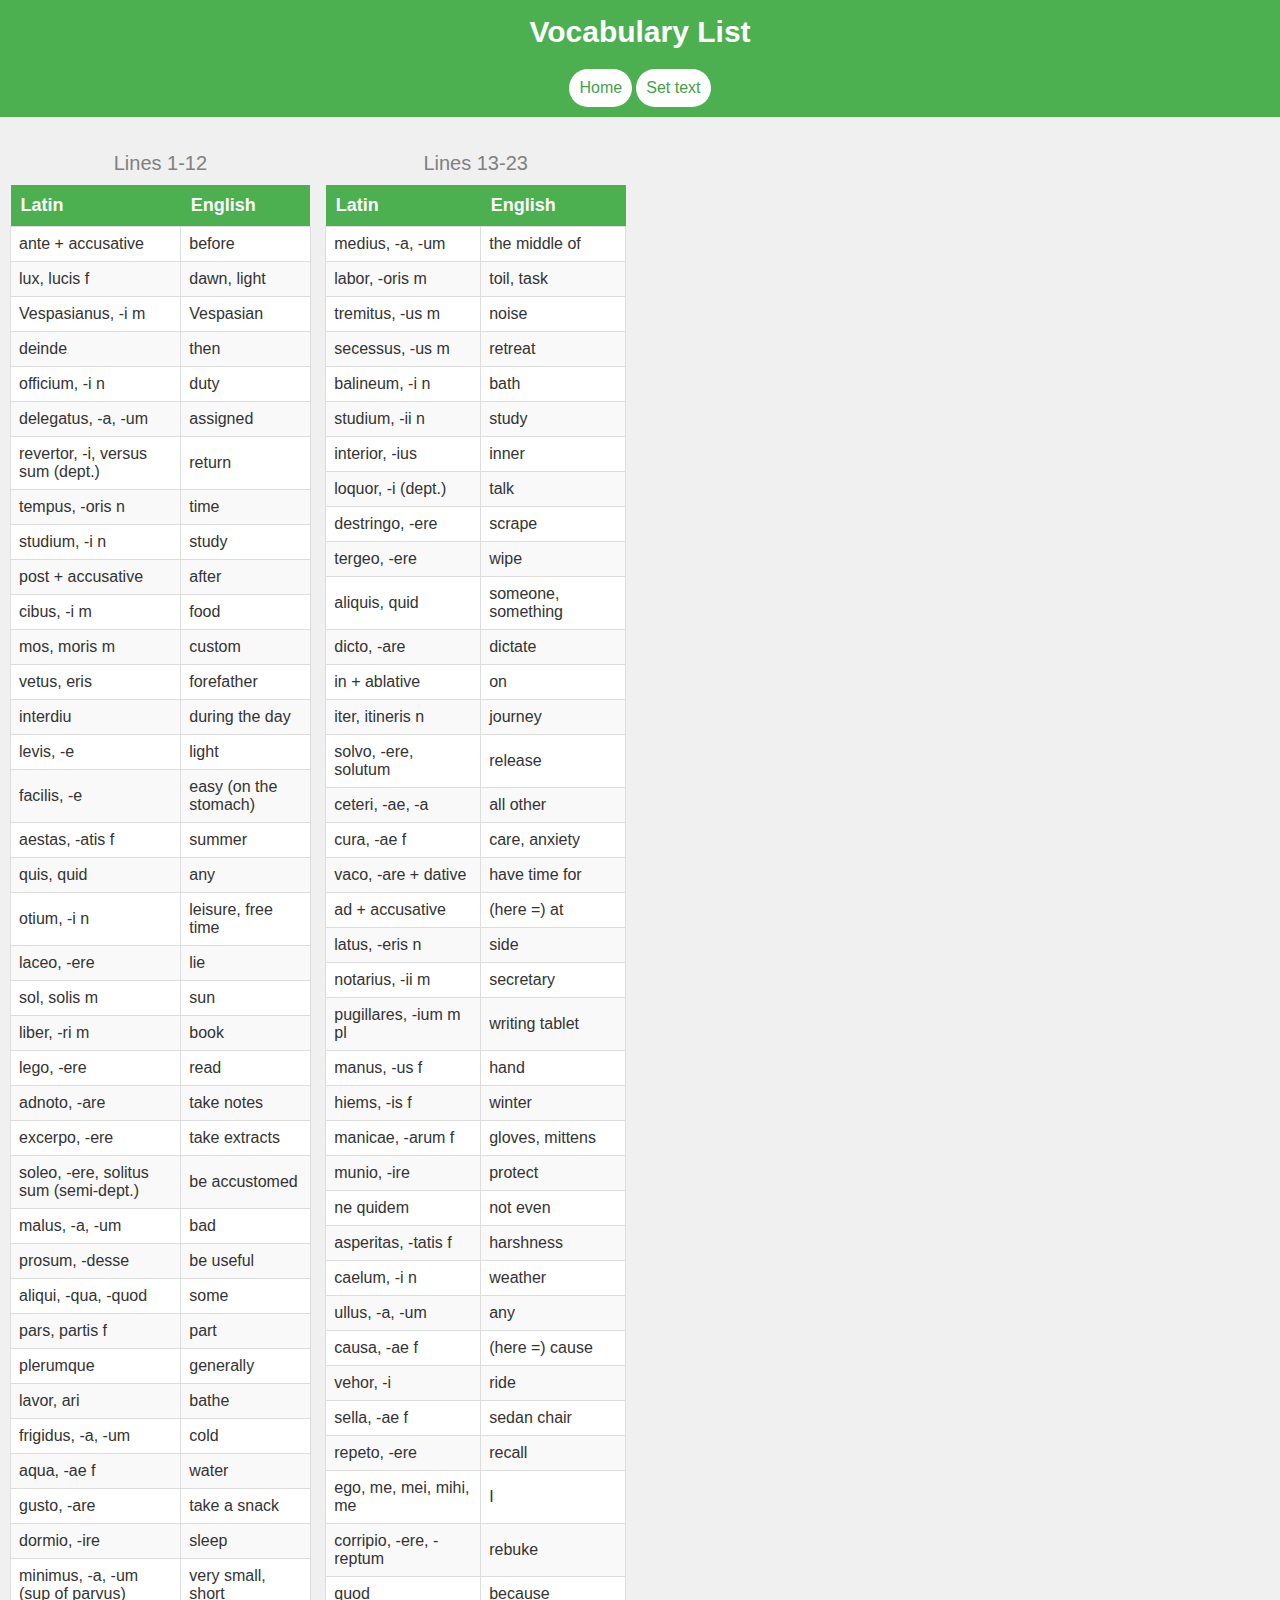
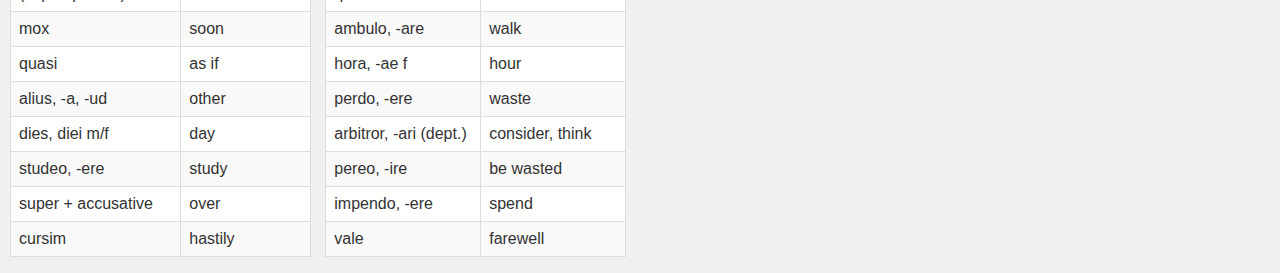
<file: pvocab.html>
<!DOCTYPE html>
<html lang="en">
<head>
    <meta charset="UTF-8">
    <meta name="viewport" content="width=device-width, initial-scale=1.0">
    <title>Vocabulary Table</title>
    <link rel="stylesheet" href="vocab.css">
    <link rel="icon" type="image/jpg" href="favicon.svg">
</head>
<body>
    <header>
        <h1>Vocabulary List</h1>
        <a href="index.html">Home</a>
        <a href="pliny.html">Set text</a>
    </header>
    <br><br><br><br><br><br><br>
    <p>
    <table>
        <caption>Lines 1-12</caption>
        <thead>
            <tr><th>Latin</th><th>English</th></tr></thead>
        <tbody>
            <tr><td>ante + accusative</td><td>before</td></tr>
            <tr><td>lux, lucis f</td><td>dawn, light</td></tr>
            <tr><td>Vespasianus, -i m</td><td>Vespasian</td></tr>
            <tr><td>deinde</td><td>then</td></tr>
            <tr><td>officium, -i n</td><td>duty</td></tr>
            <tr><td>delegatus, -a, -um</td><td>assigned</td></tr>
            <tr><td>revertor, -i, versus sum (dept.)</td><td>return</td></tr>
            <tr><td>tempus, -oris n</td><td>time</td></tr>
            <tr><td>studium, -i n</td><td>study</td></tr>
            <tr><td>post + accusative</td><td>after</td></tr>
            <tr><td>cibus, -i m</td><td>food</td></tr>
            <tr><td>mos, moris m</td><td>custom</td></tr>
            <tr><td>vetus, eris</td><td>forefather</td></tr>
            <tr><td>interdiu</td><td>during the day</td></tr>
            <tr><td>levis, -e</td><td>light</td></tr>
            <tr><td>facilis, -e</td><td>easy (on the stomach)</td></tr>
            <tr><td>aestas, -atis f</td><td>summer</td></tr>
            <tr><td>quis, quid</td><td>any</td></tr>
            <tr><td>otium, -i n</td><td>leisure, free time</td></tr>
            <tr><td>laceo, -ere</td><td>lie</td></tr>
            <tr><td>sol, solis m</td><td>sun</td></tr>
            <tr><td>liber, -ri m</td><td>book</td></tr>
            <tr><td>lego, -ere</td><td>read</td></tr>
            <tr><td>adnoto, -are</td><td>take notes</td></tr>
            <tr><td>excerpo, -ere</td><td>take extracts</td></tr>
            <tr><td>soleo, -ere, solitus sum (semi-dept.)</td><td>be accustomed</td></tr>
            <tr><td>malus, -a, -um</td><td>bad</td></tr>
            <tr><td>prosum, -desse</td><td>be useful</td></tr>
            <tr><td>aliqui, -qua, -quod</td><td>some</td></tr>
            <tr><td>pars, partis f</td><td>part</td></tr>
            <tr><td>plerumque</td><td>generally</td></tr>
            <tr><td>lavor, ari</td><td>bathe</td></tr>
            <tr><td>frigidus, -a, -um</td><td>cold</td></tr>
            <tr><td>aqua, -ae f</td><td>water</td></tr>
            <tr><td>gusto, -are</td><td>take a snack</td></tr>
            <tr><td>dormio, -ire</td><td>sleep</td></tr>
            <tr><td>minimus, -a, -um (sup of parvus)</td><td>very small, short</td></tr>
            <tr><td>mox</td><td>soon</td></tr>
            <tr><td>quasi</td><td>as if</td></tr>
            <tr><td>alius, -a, -ud</td><td>other</td></tr>
            <tr><td>dies, diei m/f</td><td>day</td></tr>
            <tr><td>studeo, -ere</td><td>study</td></tr>
            <tr><td>super + accusative</td><td>over</td></tr>
            <tr><td>cursim</td><td>hastily</td></tr>
        </tbody>
    </table>

    <table>
        <caption>Lines 13-23</caption> <!-- New table -->
        <thead><tr><th>Latin</th><th>English</th></tr></thead>
        <tbody>
            <tr><td>medius, -a, -um</td><td>the middle of</td></tr>
            <tr><td>labor, -oris m</td><td>toil, task</td></tr>
            <tr><td>tremitus, -us m</td><td>noise</td></tr>
            <tr><td>secessus, -us m</td><td>retreat</td></tr>
            <tr><td>balineum, -i n</td><td>bath</td></tr>
            <tr><td>studium, -ii n</td><td>study</td></tr>
            <tr><td>interior, -ius</td><td>inner</td></tr>
            <tr><td>loquor, -i (dept.)</td><td>talk</td></tr>
            <tr><td>destringo, -ere</td><td>scrape</td></tr>
            <tr><td>tergeo, -ere</td><td>wipe</td></tr>
            <tr><td>aliquis, quid</td><td>someone, something</td></tr>
            <tr><td>dicto, -are</td><td>dictate</td></tr>
            <tr><td>in + ablative</td><td>on</td></tr>
            <tr><td>iter, itineris n</td><td>journey</td></tr>
            <tr><td>solvo, -ere, solutum</td><td>release</td></tr>
            <tr><td>ceteri, -ae, -a</td><td>all other</td></tr>
            <tr><td>cura, -ae f</td><td>care, anxiety</td></tr>
            <tr><td>vaco, -are + dative</td><td>have time for</td></tr>
            <tr><td>ad + accusative</td><td>(here =) at</td></tr>
            <tr><td>latus, -eris n</td><td>side</td></tr>
            <tr><td>notarius, -ii m</td><td>secretary</td></tr>
            <tr><td>pugillares, -ium m pl</td><td>writing tablet</td></tr>
            <tr><td>manus, -us f</td><td>hand</td></tr>
            <tr><td>hiems, -is f</td><td>winter</td></tr>
            <tr><td>manicae, -arum f</td><td>gloves, mittens</td></tr>
            <tr><td>munio, -ire</td><td>protect</td></tr>
            <tr><td>ne quidem</td><td>not even</td></tr>
            <tr><td>asperitas, -tatis f</td><td>harshness</td></tr>
            <tr><td>caelum, -i n</td><td>weather</td></tr>
            <tr><td>ullus, -a, -um</td><td>any</td></tr>
            <tr><td>causa, -ae f</td><td>(here =) cause</td></tr>
            <tr><td>vehor, -i</td><td>ride</td></tr>
            <tr><td>sella, -ae f</td><td>sedan chair</td></tr>
            <tr><td>repeto, -ere</td><td>recall</td></tr>
            <tr><td>ego, me, mei, mihi, me</td><td>I</td></tr>
            <tr><td>corripio, -ere, -reptum</td><td>rebuke</td></tr>
            <tr><td>quod</td><td>because</td></tr>
            <tr><td>ambulo, -are</td><td>walk</td></tr>
            <tr><td>hora, -ae f</td><td>hour</td></tr>
            <tr><td>perdo, -ere</td><td>waste</td></tr>
            <tr><td>arbitror, -ari (dept.)</td><td>consider, think</td></tr>
            <tr><td>pereo, -ire</td><td>be wasted</td></tr>
            <tr><td>impendo, -ere</td><td>spend</td></tr>
            <tr><td>vale</td><td>farewell</td></tr>
        </tbody>
    </table>
</p>
</body>
</html>
</file>
<file: style.css>
body {
    font-family: Arial, sans-serif;
    margin: 0;
    padding: 0;
    display: flex;
    justify-content: center;
    align-items: center;
    height: 100vh; /* Full screen height */
    background-color: #212630;
}

/* Main Container */
.container {
    text-align: center;
    width: 100%;
    max-width: 700px;
    padding: 20px;
}

/* Header Styles */
header h1 {
    font-size: 36px;
    margin-bottom: 20px;
    color: white;
    font-weight: bold;
}

/* Grid Container */
.home-grid {
    display: grid;
    grid-template-columns: repeat(2, 1fr); /* 2 columns */
    grid-gap: 20px; /* Spacing between items */
    padding: 20px;
    background: #363f52;
    border-radius: 10px;
    box-shadow: 0 4px 10px rgba(0, 0, 0, 0.1);
}

/* Grid Items */
.grid-item {
    display: flex;
    justify-content: center;
    align-items: center;
    text-align: center;
    text-decoration: none;
    color: white;
    border-radius: 10px; /* Apply rounded corners once */
    background-color: #212630;
    padding: 15px;
    font-size: 18px;
    font-weight: bold;
    border: 3px #1fcd54 solid;
    transition: background-color 0.2s ease, border 0.2s ease; /* Smooth transition for background and transform */
}

/* Hover Effect */
.grid-item:hover {
    background-color: #1fcd54;
		border: 3px #212630 solid;
}

/* Responsive Design */
@media (max-width: 600px) {
    .home-grid {
        grid-template-columns: 1fr; /* Single column for smaller screens */
        grid-gap: 15px;
    }
}
</file>
<file: aeneid.css>
body {
    font-family: Arial, sans-serif;
    margin: 0;
    padding: 0;
    background-color: #ffffff;
    color: #1a1a1a;
    width: 710px;
    z-index: 1;
    transition: background-color 0.2s, color 0.2s ease-in-out;
}
body.theme-dark {
    background-color: #212630;
    color: white;
}


header {
    position: fixed;
    margin-top: 0px;
    width: 100%;
    background-color: #e1e4eb;
    box-sizing: border-box;
    padding: 10px;
    font-size: 15px;
    text-align: center;
    color: #3d3e41;
    backdrop-filter: blur(3px);
    box-shadow: 0 7px 10px rgba(0, 0, 0, 0.2);
    z-index: 1000;
}
body.theme-dark header {
    background-color: #363f52;
    color: white;
}


#false-header {
    position: relative;
    margin-top: 0px;
    box-sizing: border-box;
    padding: 10px;
    font-size: 15px;
    text-align: center;
    width: 100%;
    z-index: 2;
}

h1 {
    font-size: 20px;
    padding: 0px;
}


strong {
    font-family: Arial, sans-serif;
    font-size: 20px;
    font-weight: medium;
    color: #3d3e41;
}
body.theme-dark strong {
    color: white;
}


.pill-container {
    display: inline-flex;
    padding: none;
    border-radius: 50px;
    gap: 2px; /* Space between buttons/links */
    margin: 5px;
}

.l-button, .r-button {
    background-color: white;
    color: #6c6d70;
    text-decoration: none;
    border: none;
    padding: 8px 8px;
    font-size: 16px;
    cursor: pointer;
    font-weight:bold;
    border: 3px #1fcd54 solid;
    transition: background-color 0.2s ease, border 0.2s ease;
}
body.theme-dark .l-button, body.theme-dark .r-button {
    border: 3px #1fcd54 solid;
    background-color: #212630;
    color: white;
}

.l-button {
    border-radius: 20px 3px 3px 20px;
}
.r-button {
    border-radius: 3px 20px 20px 3px;
}
.l-button:hover, .r-button:hover {
    background-color: gainsboro;
    border: 3px #1fcd54 solid;
}
body.theme-dark .l-button:hover, body.theme-dark .r-button:hover {
    background-color: #1fcd54;
    border: 3px #212630 solid;
    color: white;
}


#key {
    margin-top: 0px;
    margin-left: 10px;
}
#key ul {
    margin-top: 0px;
    list-style-type: disc; /* Adds bullet points */
    margin-left: -20px;
}
#key li {
    margin-top: 0;
    margin-bottom: 0;
}

#aeneid {
    margin: 10px;
    white-space: nowrap;
    line-height: 20px;
}




#latin1, #english1 {
    height: 260px;
}
#latin2, #english2 {
    height: 280px;
}
#latin3, #english3 {
    height: 300px;
}
#latin4, #english4 {
    height: 300px;
}
#latin5, #english5 {
    height: 300px;
}
#latin6, #english6 {
    height: 240px;
}
#latin7, #english7 {
    height: 260px;
}
#latin8, #english8 {
    height: 240px;
}
#latin9, #english9 {
    height: 280px;
}
#latin10, #english10 {
    height: 300px;
}


#content {
    margin-top: 25px;
}

#controls {
    margin: 20px;
}

.hidden {
    display: none;
}

.sound, .position, .choice, .context {
    position: relative;
    display: inline-block;
    padding-left: 0.5px;
    padding-right: 0.5px;
    border-radius: 4px;
    cursor: none;
    color: #333; /* Ensure this color contrasts with the background */
    z-index: 3; /* Base layer for the text */
}

.sound {
  background-color: #76cdeb;
}
.sound.clicked {
    outline: 1px #1f8dcd dashed;
}

.position {
  background-color: #90ee90;
}
.position.clicked {
    outline: 1px #1f8f1b dashed;
}

.choice {
  background-color: #ffb6c1;
}
.choice.clicked {
    outline: 1px #9b0f50 dashed;
}

.context {
  background-color: #b8cadb;
}
.context.clicked {
    outline: 1px #46535c dashed;
}


.sound:hover {background-color: deepskyblue;}
.position:hover {background-color: mediumspringgreen;}
.choice:hover {background-color: hotpink;}
.context:hover {background-color: lightslategrey;}

.sound:hover::after,
.position:hover::after,
.choice:hover::after,
.context:hover::after,
.sound.clicked::after,
.position.clicked::after,
.choice.clicked::after,
.context.clicked::after { 
    content: attr(title);
    white-space: nowrap;
    position: absolute;
    line-height: 18px;
    padding: 5px;
    border-radius: 5px;
    font-size: 12px;
    color: white;
    text-shadow: 0px 0px 5px rgba(0, 0, 0, 0.8);
    opacity: 1;
    transition: opacity 0.3s;
    z-index: 11; /* Ensures tooltip appears above everything */
    
    /* Positioning tooltip above the word */
    left: 0; /* Aligns the tooltip's start with the word's start */
    bottom: 120%; /* Places tooltip above the word */
    transform: none; /* Removes horizontal translation */

    /* Add transparency for backdrop blur to work */
    background-color: rgba(191, 226, 247, 0.85); /* Adjust for each element */
    backdrop-filter: blur(5px); /* Applies blur effect to background */
    -webkit-backdrop-filter: blur(5px); /* Ensures compatibility with WebKit browsers */
}


.sound:hover::after,
.sound.clicked::after {
    background-color: hsla(194, 100%, 75%, 0.5);
    border: 2px solid #00e2ff;
    box-shadow: 4px 7px 10px rgba(0, 0, 0, 0.5);
}

.position:hover::after,
.position.clicked::after {
    background-color: hsla(128, 100%, 75%, 0.5);
    border: 2px solid #00ff59;
    box-shadow: 4px 7px 10px rgba(0, 0, 0, 0.5);
}

.choice:hover::after,
.choice.clicked::after {
    background-color: hsla(308, 100%, 75%, 0.5);
    border: 2px solid #ff85ed;
    box-shadow: 4px 7px 10px rgba(0, 0, 0, 0.5);
}

.context:hover::after,
.context.clicked::after {
    background-color: hsla(219, 21%, 75%, 0.5);
    border: 2px solid #9bb6c2;
    box-shadow: 4px 7px 10px rgba(0, 0, 0, 0.5);
}


.translation-number {
    font-size: 14px;
    color: #2f353f;
    background-color: hwb(212 91% 3% / 0.8);
    border: 1px solid #98a8bd;
    line-height: 20px;
    padding-left: 1px;
    padding-right: 1px;
    border-radius: 4px;
    margin-right: 1px;
    margin-left: 1.5px;
    position: relative;
    transform: translateY(-0.5em);
    display: none; /* Hidden by default */
    z-index: 3;
}
.guided-on .translation-number {
    display: inline;
}

#paragraphSelector {
    padding: 10px;
}


/* Theme Toggle Button */
#theme-toggle {
    position: absolute;
    top: 15px;
    right: 15px;
    background: none;
    border: none;
    cursor: pointer;
    font-size: 24px; /* Icon size */
    z-index: 1000;
    transition: color 0.3s ease, background-color 0.3s ease; /* Smooth transition for colors */
}


/* Theme Toggle Button */
#theme-toggle {
    position: absolute;
    top: 15px;
    right: 15px;
    background: none;
    border: none;
    cursor: pointer;
    font-size: 32px; /* Larger icon size */
    z-index: 1000;
    width: 50px; /* Fixed width */
    height: 50px; /* Fixed height */
    display: flex;
    align-items: center;
    justify-content: center; /* Center the icon */
    border-radius: 50%; /* Round button for the icon */
    transition: background-color 0.3s ease, border 0.3s ease; /* Smooth transition */
}

/* Button in light mode */
body:not(.theme-dark) #theme-toggle {
    color: #212630; /* Dark color for light mode */
    background-color: rgba(255, 255, 255, 0.6); /* Semi-transparent white background for better visibility */
}

/* Button in dark mode */
body.theme-dark #theme-toggle {
    color: #ffffff; /* Light color for dark mode */
    background-color: rgba(33, 39, 50, 0.7); /* Dark background for the button */
}

/* Moon Icon */
.icon-moon::before {
    content: "🌙"; /* Unicode for moon */
    font-size: 28px; /* Icon size */
    color: inherit; /* Inherit the color from the button */
}

/* Sun Icon */
.icon-sun::before {
    content: "☀️"; /* Unicode for sun */
    font-size: 28px; /* Icon size */
    color: inherit; /* Inherit the color from the button */
}

/* Ensure the icon is always visible */
body:not(.theme-dark) .icon-moon::before {
    color: #212630; /* Dark color in light mode */
}

body.theme-dark .icon-moon::before {
    color: white; /* White color in dark mode */
}

body:not(.theme-dark) .icon-sun::before {
    color: #212630; /* Dark color in light mode */
}

body.theme-dark .icon-sun::before {
    color: white; /* White color in dark mode */
}
</file>
<file: vocab.css>
body {
    font-family: Arial, sans-serif;
    margin: 0;
    padding: 0;
    background-color: #f0f0f0;
    color: #333;
}

header {
    position: fixed;
    margin-top: -15px;
    width: 100%;
    background-color: #4CAF50;
    box-sizing: border-box;
    padding: 10px;
    font-size: 15px;
    text-align: center;
    color: white;
    z-index: 1000;
}

main {
    padding: 20px;
}

a {
    background-color: white; /* Background color of the button */
    color: #45a049; /* Text color */
    border: none; /* Removes border */
    padding: 10px 10px; /* Adjusts padding for pill shape */
    text-align: center; /* Centers text */
    text-decoration: none; /* Removes underline from links if used */
    display: inline-block; /* Ensures proper button layout */
    font-size: 16px; /* Font size of the text */
    cursor: pointer; /* Changes cursor to pointer on hover */
    border-radius: 50px; /* Creates the pill shape */
    transition: transform 0.3s ease; /* Adds smooth hover effect */
}

/* Hover effect for the links */
a:hover {
    transform: scale(1.1); /* Increase size by 10% on hover */
}

/* Style for the table */
table {
    display: inline-block;
    vertical-align: top;
    table-layout: auto;
    border-collapse: collapse;
    margin-left: 10px;
    width: 23.5%;
}

caption {
    caption-side: top;
    font-size: 20px;
    padding: 10px;
    font-weight: normal;
    color: gray;
}

/* Styling the header row */
thead th {
    background-color: #4CAF50;
    color: white;
    padding: 10px;
    text-align: left;
    font-size: 18px;
}

/* Styling the table rows */
tbody td {
    border: 1px solid #ddd;
    padding: 8px;
    font-size: 16px;
    
}

/* Adding hover effect to rows */
tbody tr:hover {
    background-color: #f1f1f1;
}

/* Alternating row colors */
tbody tr:nth-child(even) {
    background-color: #f9f9f9;
}

tbody tr:nth-child(odd) {
    background-color: #fff;
}
</file>
<file: messalina.css>
body {
    font-family: Arial, sans-serif;
    margin: 0;
    padding: 0;
    background-color: #ffffff;
    color: #1a1a1a;
    width: 710px;
    z-index: 1;
    transition: background-color 0.2s, color 0.2s ease-in-out;
}
body.theme-dark {
    background-color: #212630;
    color: white;
}


header {
    position: fixed;
    margin-top: 0px;
    width: 100%;
    background-color: #e1e4eb;
    box-sizing: border-box;
    padding: 10px;
    font-size: 15px;
    text-align: center;
    color: #3d3e41;
    backdrop-filter: blur(3px);
    box-shadow: 0 7px 10px rgba(0, 0, 0, 0.2);
    z-index: 1000;
}
body.theme-dark header {
    background-color: #363f52;
    color: white;
}


#false-header {
    position: relative;
    margin-top: 0px;
    box-sizing: border-box;
    padding: 10px;
    font-size: 15px;
    text-align: center;
    width: 100%;
    z-index: 2;
}

h1 {
    font-size: 20px;
    padding: 0px;
}


strong {
    font-family: Arial, sans-serif;
    font-size: 20px;
    font-weight: medium;
    color: #3d3e41;
}
body.theme-dark strong {
    color: white;
}


.pill-container {
    display: inline-flex;
    padding: none;
    border-radius: 50px;
    gap: 2px; /* Space between buttons/links */
    margin: 5px;
}

.l-button, .r-button {
    background-color: white;
    color: #6c6d70;
    text-decoration: none;
    border: none;
    padding: 8px 8px;
    font-size: 16px;
    cursor: pointer;
    font-weight:bold;
    border: 3px #1fcd54 solid;
    transition: background-color 0.2s ease, border 0.2s ease;
}
body.theme-dark .l-button, body.theme-dark .r-button {
    border: 3px #1fcd54 solid;
    background-color: #212630;
    color: white;
}

.l-button {
    border-radius: 20px 3px 3px 20px;
}
.r-button {
    border-radius: 3px 20px 20px 3px;
}
.l-button:hover, .r-button:hover {
    background-color: gainsboro;
    border: 3px #1fcd54 solid;
}
body.theme-dark .l-button:hover, body.theme-dark .r-button:hover {
    background-color: #1fcd54;
    border: 3px #212630 solid;
    color: white;
}


#key {
    margin-top: 0px;
    margin-left: 10px;
}
#key ul {
    margin-top: 0px;
    list-style-type: disc; /* Adds bullet points */
    margin-left: -20px;
}
#key li {
    margin-top: 0;
    margin-bottom: 0;
}

#messalina {
    margin: 10px;
    white-space: nowrap;
    line-height: 20px;
}



#latin1, #english1 {
    height: 240px;
}
#latin2, #english2 {
    height: 240px;
}
#latin3, #english3 {
    height: 240px;
}
#latin4, #english4 {
    height: 360px;
}
#latin5, #english5 {
    height: 320px;
}
#latin6, #english6 {
    height: 320px;
}
#latin7, #english7 {
    height: 300px;
}
#latin8, #english8 {
    height: 280px;
}
#latin9, #english9 {
    height: 300px;
}



#content {
    margin-top: 25px;
}

#controls {
    margin: 20px;
}

.hidden {
    display: none;
}

.sound, .position, .choice, .context {
    position: relative;
    display: inline-block;
    padding-left: 0.5px;
    padding-right: 0.5px;
    border-radius: 4px;
    cursor: none;
    color: #333; /* Ensure this color contrasts with the background */
    z-index: 3; /* Base layer for the text */
}

.sound {
  background-color: #76cdeb;
}
.sound.clicked {
    outline: 1px #1f8dcd dashed;
}

.position {
  background-color: #90ee90;
}
.position.clicked {
    outline: 1px #1f8f1b dashed;
}

.choice {
  background-color: #ffb6c1;
}
.choice.clicked {
    outline: 1px #9b0f50 dashed;
}

.context {
  background-color: #b8cadb;
}
.context.clicked {
    outline: 1px #46535c dashed;
}


.sound:hover {background-color: deepskyblue;}
.position:hover {background-color: mediumspringgreen;}
.choice:hover {background-color: hotpink;}
.context:hover {background-color: lightslategrey;}

.sound:hover::after,
.position:hover::after,
.choice:hover::after,
.context:hover::after,
.sound.clicked::after,
.position.clicked::after,
.choice.clicked::after,
.context.clicked::after { 
    content: attr(title);
    white-space: nowrap;
    position: absolute;
    line-height: 18px;
    padding: 5px;
    border-radius: 5px;
    font-size: 12px;
    color: white;
    text-shadow: 0px 0px 5px rgba(0, 0, 0, 0.8);
    opacity: 1;
    transition: opacity 0.3s;
    z-index: 11; /* Ensures tooltip appears above everything */
    
    /* Positioning tooltip above the word */
    left: 0; /* Aligns the tooltip's start with the word's start */
    bottom: 120%; /* Places tooltip above the word */
    transform: none; /* Removes horizontal translation */

    /* Add transparency for backdrop blur to work */
    background-color: rgba(191, 226, 247, 0.85); /* Adjust for each element */
    backdrop-filter: blur(5px); /* Applies blur effect to background */
    -webkit-backdrop-filter: blur(5px); /* Ensures compatibility with WebKit browsers */
}


.sound:hover::after,
.sound.clicked::after {
    background-color: hsla(194, 100%, 75%, 0.5);
    border: 2px solid #00e2ff;
    box-shadow: 4px 7px 10px rgba(0, 0, 0, 0.5);
}

.position:hover::after,
.position.clicked::after {
    background-color: hsla(128, 100%, 75%, 0.5);
    border: 2px solid #00ff59;
    box-shadow: 4px 7px 10px rgba(0, 0, 0, 0.5);
}

.choice:hover::after,
.choice.clicked::after {
    background-color: hsla(308, 100%, 75%, 0.5);
    border: 2px solid #ff85ed;
    box-shadow: 4px 7px 10px rgba(0, 0, 0, 0.5);
}

.context:hover::after,
.context.clicked::after {
    background-color: hsla(219, 21%, 75%, 0.5);
    border: 2px solid #9bb6c2;
    box-shadow: 4px 7px 10px rgba(0, 0, 0, 0.5);
}


.translation-number {
    font-size: 14px;
    color: #2f353f;
    background-color: hwb(212 91% 3% / 0.8);
    border: 1px solid #98a8bd;
    line-height: 20px;
    padding-left: 1px;
    padding-right: 1px;
    border-radius: 4px;
    margin-right: 1px;
    margin-left: 1.5px;
    position: relative;
    transform: translateY(-0.5em);
    display: none; /* Hidden by default */
    z-index: 3;
}
.guided-on .translation-number {
    display: inline;
}

#paragraphSelector {
    padding: 10px;
}


/* Theme Toggle Button */
#theme-toggle {
    position: absolute;
    top: 15px;
    right: 15px;
    background: none;
    border: none;
    cursor: pointer;
    font-size: 24px; /* Icon size */
    z-index: 1000;
    transition: color 0.3s ease, background-color 0.3s ease; /* Smooth transition for colors */
}


/* Theme Toggle Button */
#theme-toggle {
    position: absolute;
    top: 15px;
    right: 15px;
    background: none;
    border: none;
    cursor: pointer;
    font-size: 32px; /* Larger icon size */
    z-index: 1000;
    width: 50px; /* Fixed width */
    height: 50px; /* Fixed height */
    display: flex;
    align-items: center;
    justify-content: center; /* Center the icon */
    border-radius: 50%; /* Round button for the icon */
    transition: background-color 0.3s ease, border 0.3s ease; /* Smooth transition */
}

/* Button in light mode */
body:not(.theme-dark) #theme-toggle {
    color: #212630; /* Dark color for light mode */
    background-color: rgba(255, 255, 255, 0.6); /* Semi-transparent white background for better visibility */
}

/* Button in dark mode */
body.theme-dark #theme-toggle {
    color: #ffffff; /* Light color for dark mode */
    background-color: rgba(33, 39, 50, 0.7); /* Dark background for the button */
}

/* Moon Icon */
.icon-moon::before {
    content: "🌙"; /* Unicode for moon */
    font-size: 28px; /* Icon size */
    color: inherit; /* Inherit the color from the button */
}

/* Sun Icon */
.icon-sun::before {
    content: "☀️"; /* Unicode for sun */
    font-size: 28px; /* Icon size */
    color: inherit; /* Inherit the color from the button */
}

/* Ensure the icon is always visible */
body:not(.theme-dark) .icon-moon::before {
    color: #212630; /* Dark color in light mode */
}

body.theme-dark .icon-moon::before {
    color: white; /* White color in dark mode */
}

body:not(.theme-dark) .icon-sun::before {
    color: #212630; /* Dark color in light mode */
}

body.theme-dark .icon-sun::before {
    color: white; /* White color in dark mode */
}
</file>
<file: pliny.css>
body {
    font-family: Arial, sans-serif;
    margin: 0;
    padding: 0;
    background-color: #ffffff;
    color: #1a1a1a;
    width: 710px;
    z-index: 1;
    transition: background-color 0.2s, color 0.2s ease-in-out;
}
body.theme-dark {
    background-color: #212630;
    color: white;
}


header {
    position: fixed;
    margin-top: 0px;
    width: 100%;
    background-color: #e1e4eb;
    box-sizing: border-box;
    padding: 10px;
    font-size: 15px;
    text-align: center;
    color: #3d3e41;
    box-shadow: 0 7px 10px rgba(0, 0, 0, 0.2);
    z-index: 1000;
}
body.theme-dark header {
    background-color: #363f52;
    color: white;
}


#false-header {
    position: relative;
    margin-top: 0px;
    box-sizing: border-box;
    padding: 10px;
    font-size: 15px;
    text-align: center;
    width: 100%;
    z-index: 2;
}

h1 {
    font-size: 20px;
    padding: 0px;
}

strong {
    font-family: Arial, sans-serif;
    font-size: 20px;
    font-weight: medium;
    color: #3d3e41;
}
body.theme-dark strong {
    color: white;
}


.pill-container {
    display: inline-flex;
    padding: none;
    border-radius: 50px;
    gap: 2px; /* Space between buttons/links */
    margin: 5px;
}

.l-button, .r-button {
    background-color: white;
    color: #6c6d70;
    text-decoration: none;
    border: none;
    padding: 8px 8px;
    font-size: 16px;
    cursor: pointer;
    font-weight:bold;
    border: 3px #1fcd54 solid;
    transition: background-color 0.2s ease, border 0.2s ease;
}
body.theme-dark .l-button, body.theme-dark .r-button {
    border: 3px #1fcd54 solid;
    background-color: #212630;
    color: white;
}

.l-button {
    border-radius: 20px 3px 3px 20px;
}
.r-button {
    border-radius: 3px 20px 20px 3px;
}
.l-button:hover, .r-button:hover {
    background-color: gainsboro;
    border: 3px #1fcd54 solid;
}
body.theme-dark .l-button:hover, body.theme-dark .r-button:hover {
    background-color: #1fcd54;
    border: 3px #212630 solid;
    color: white;
}


#key {
    margin-top: 0px;
    margin-left: 10px;
}
#key ul {
    margin-top: 0px;
    list-style-type: disc; /* Adds bullet points */
    margin-left: -20px;
}
#key li {
    margin-top: 0;
    margin-bottom: 0;
}

#pliny {
    margin: 10px;
    white-space: nowrap;
    line-height: 20px;
}




#latin1, #english1 {
    height: 340px;
}
#latin2, #english2 {
    height: 330px;
}



#content {
    margin-top: 25px;
}

#controls {
    margin: 20px;
}

.hidden {
    display: none;
}

.sound, .position, .choice, .context {
    position: relative;
    display: inline-block;
    padding-left: 0.5px;
    padding-right: 0.5px;
    border-radius: 4px;
    cursor: none;
    color: #333; /* Ensure this color contrasts with the background */
    z-index: 3; /* Base layer for the text */
}

.sound {
  background-color: #76cdeb;
}
.sound.clicked {
    outline: 1px #1f8dcd dashed;
}

.position {
  background-color: #90ee90;
}
.position.clicked {
    outline: 1px #1f8f1b dashed;
}

.choice {
  background-color: #ffb6c1;
}
.choice.clicked {
    outline: 1px #9b0f50 dashed;
}

.context {
  background-color: #b8cadb;
}
.context.clicked {
    outline: 1px #46535c dashed;
}


.sound:hover {background-color: deepskyblue;}
.position:hover {background-color: mediumspringgreen;}
.choice:hover {background-color: hotpink;}
.context:hover {background-color: lightslategrey;}

.sound:hover::after,
.position:hover::after,
.choice:hover::after,
.context:hover::after,
.sound.clicked::after,
.position.clicked::after,
.choice.clicked::after,
.context.clicked::after { 
    content: attr(title);
    white-space: nowrap;
    position: absolute;
    line-height: 18px;
    padding: 5px;
    border-radius: 5px;
    font-size: 12px;
    color: white;
    text-shadow: 0px 0px 5px rgba(0, 0, 0, 0.8);
    opacity: 1;
    transition: opacity 0.3s;
    z-index: 11;
    left: 0;
    bottom: 120%;
    transform: none;
    background-color: rgba(191, 226, 247, 0.85);
    backdrop-filter: blur(5px);
    -webkit-backdrop-filter: blur(5px);
}


.sound:hover::after,
.sound.clicked::after {
    background-color: hsla(194, 100%, 75%, 0.5);
    border: 2px solid #00e2ff;
    box-shadow: 4px 7px 10px rgba(0, 0, 0, 0.5);
}

.position:hover::after,
.position.clicked::after {
    background-color: hsla(128, 100%, 75%, 0.5);
    border: 2px solid #00ff59;
    box-shadow: 4px 7px 10px rgba(0, 0, 0, 0.5);
}

.choice:hover::after,
.choice.clicked::after {
    background-color: hsla(308, 100%, 75%, 0.5);
    border: 2px solid #ff85ed;
    box-shadow: 4px 7px 10px rgba(0, 0, 0, 0.5);
}

.context:hover::after,
.context.clicked::after {
    background-color: hsla(219, 21%, 75%, 0.5);
    border: 2px solid #9bb6c2;
    box-shadow: 4px 7px 10px rgba(0, 0, 0, 0.5);
}


.translation-number {
    font-size: 14px;
    color: #2f353f;
    background-color: hwb(212 91% 3% / 0.8);
    border: 1px solid #98a8bd;
    line-height: 20px;
    padding-left: 1px;
    padding-right: 1px;
    border-radius: 4px;
    margin-right: 1px;
    margin-left: 1.5px;
    position: relative;
    transform: translateY(-0.5em);
    display: none; /* Hidden by default */
    z-index: 3;
}
.guided-on .translation-number {
    display: inline;
}

#paragraphSelector {
    padding: 10px;
}


/* Theme Toggle Button */
#theme-toggle {
    position: absolute;
    top: 15px;
    right: 15px;
    background: none;
    border: none;
    cursor: pointer;
    font-size: 32px; /* Larger icon size */
    z-index: 1000;
    width: 50px; /* Fixed width */
    height: 50px; /* Fixed height */
    display: flex;
    align-items: center;
    justify-content: center; /* Center the icon */
    border-radius: 50%; /* Round button for the icon */
    transition: background-color 0.3s ease, border 0.3s ease; /* Smooth transition */
}

/* Moon Icon */
.icon-moon::before {
    content: "🌙"; /* Unicode for moon */
    font-size: 28px; /* Icon size */
    color: inherit; /* Inherit the color from the button */
}
/* Sun Icon */
.icon-sun::before {
    content: "☀️"; /* Unicode for sun */
    font-size: 28px; /* Icon size */
    color: inherit; /* Inherit the color from the button */
}

body:not(.theme-dark) #theme-toggle {
    color: #212630; /* Dark color for light mode */
    background-color: rgba(255, 255, 255, 0.6); /* Semi-transparent white background for better visibility */
}

/* Button in dark mode */
body.theme-dark #theme-toggle {
    color: #ffffff; /* Light color for dark mode */
    background-color: rgba(33, 39, 50, 0.7); /* Dark background for the button */
}

/* Ensure the icon is always visible */
body:not(.theme-dark) .icon-moon::before {
    color: #212630; /* Dark color in light mode */
}
body.theme-dark .icon-moon::before {
    color: white; /* White color in dark mode */
}
body:not(.theme-dark) .icon-sun::before {
    color: #212630; /* Dark color in light mode */
}
body.theme-dark .icon-sun::before {
    color: white; /* White color in dark mode */
}
</file>
